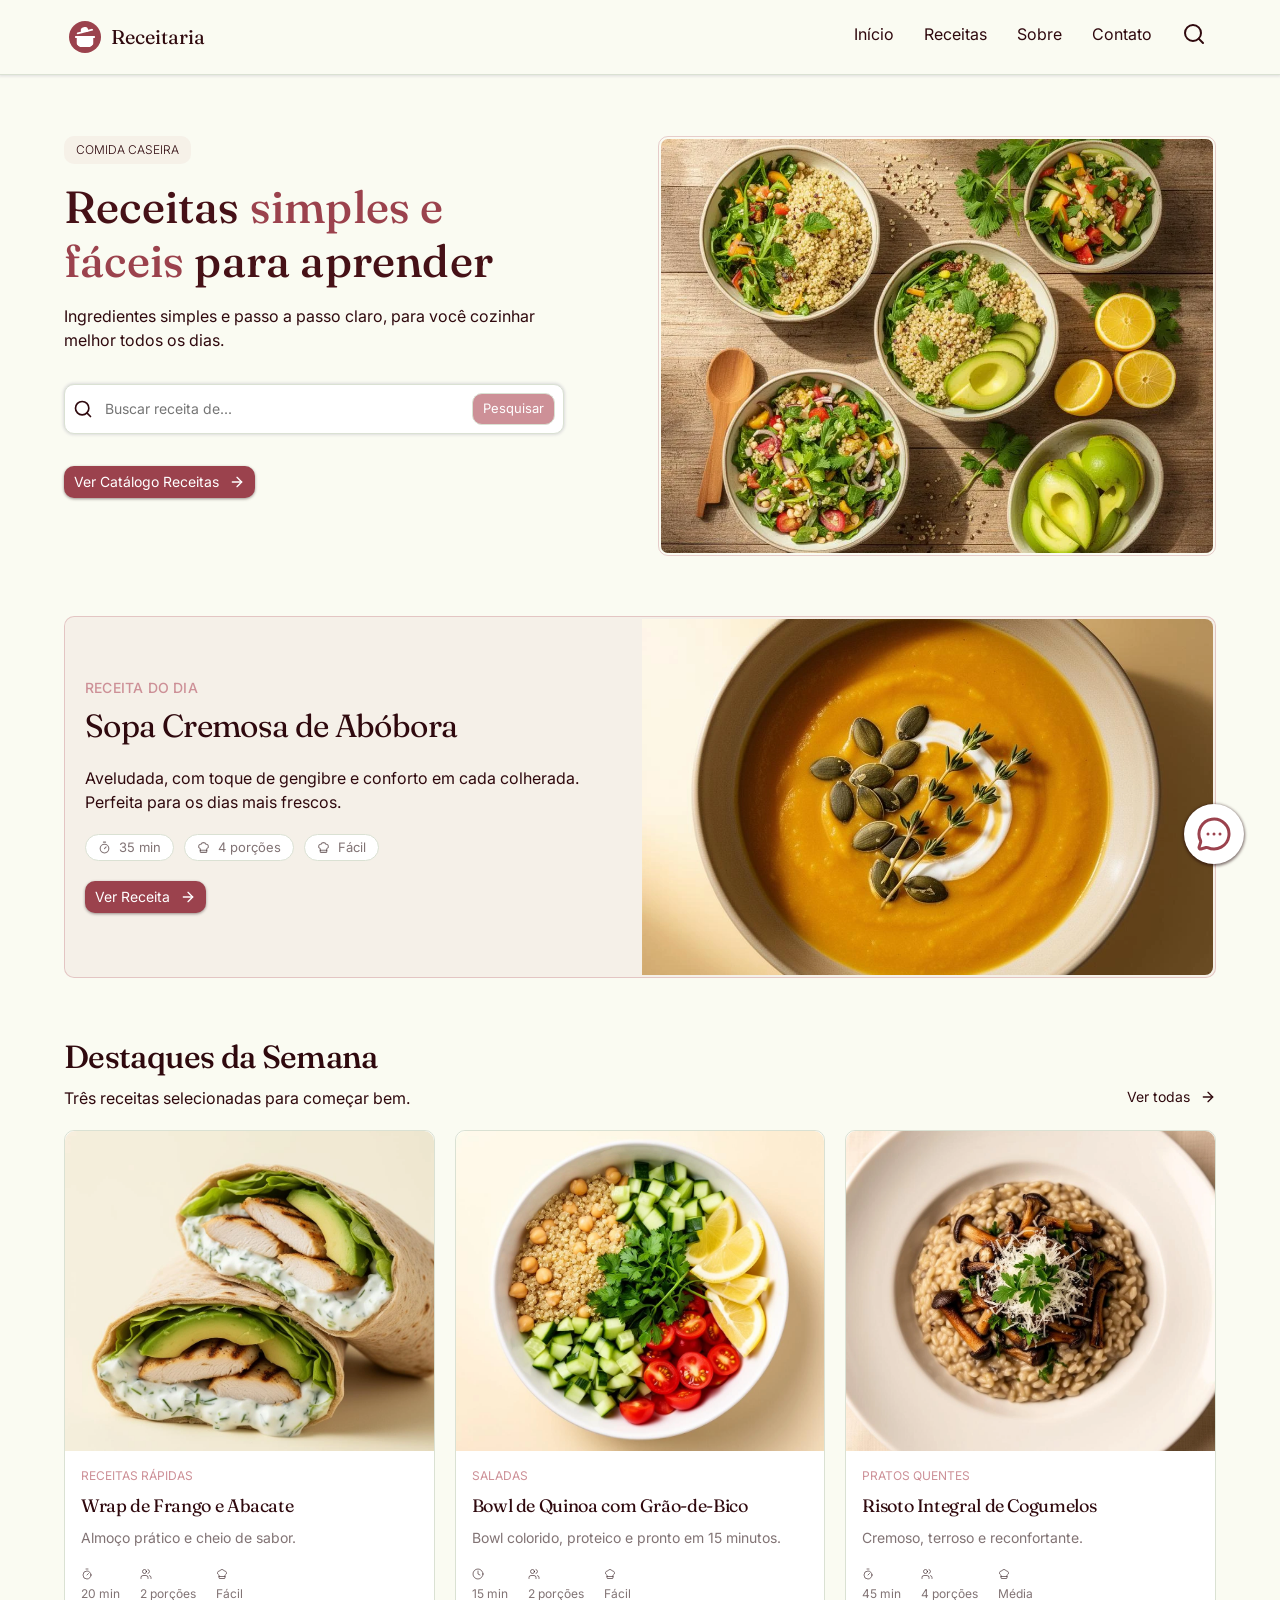
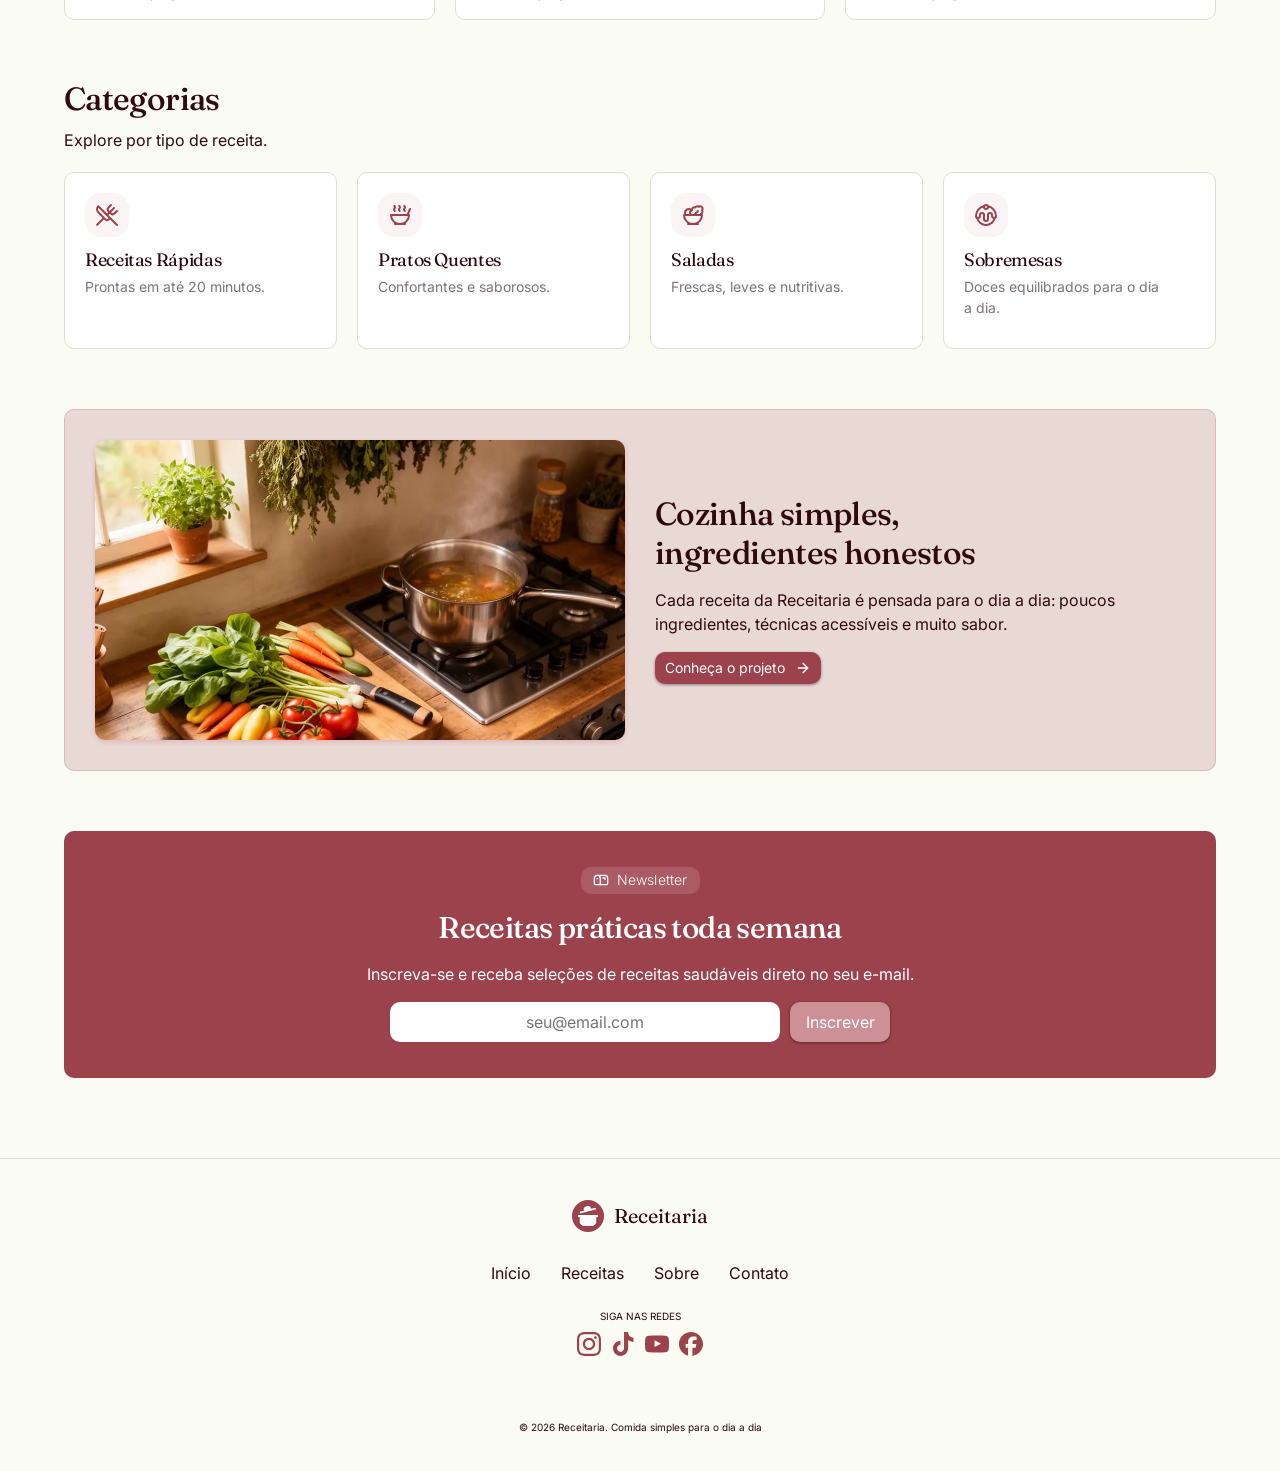
<file: index.html>
<!doctype html>
<html lang="pt-BR">
  <head>
    <meta charset="UTF-8" />
    <meta name="viewport" content="width=device-width, initial-scale=1.0" />
    <!-- Meta Tags -->
    <title>Receitaria - Comida simples para o dia a dia</title>
    <meta
      name="description"
      content="Receitas simples e fáceis para aprender."
    />
    <link
      rel="shortcut icon"
      href="./assets/img/favicon.webp"
      type="image/webp"
    />
    <link rel="stylesheet" href="./assets/css/reset.css" />
    <link rel="preconnect" href="https://fonts.googleapis.com" />
    <link rel="preconnect" href="https://fonts.gstatic.com" crossorigin />
    <link
      href="https://fonts.googleapis.com/css2?family=Fraunces:ital,opsz,wght@0,9..144,100..900;1,9..144,100..900&family=Inter:ital,opsz,wght@0,14..32,100..900;1,14..32,100..900&display=swap"
      rel="stylesheet"
    />
    <link rel="stylesheet" href="./assets/css/style.css" />
  </head>
  <body id="pagina-principal">
    <header class="header">
      <div class="container-pai">
        <div class="logo">
          <a href="./">
            <svg
              xmlns="http://www.w3.org/2000/svg"
              width="24"
              height="24"
              viewBox="0 0 24 24"
              fill="none"
              stroke="currentColor"
              stroke-width="2"
              stroke-linecap="round"
              stroke-linejoin="round"
              class="lucide lucide-cooking-pot-icon lucide-cooking-pot"
            >
              <path d="M2 12h20" />
              <path d="M20 12v8a2 2 0 0 1-2 2H6a2 2 0 0 1-2-2v-8" />
              <path d="m4 8 16-4" />
              <path
                d="m8.86 6.78-.45-1.81a2 2 0 0 1 1.45-2.43l1.94-.48a2 2 0 0 1 2.43 1.46l.45 1.8"
              />
            </svg>
            <span>Receitaria</span>
          </a>
        </div>

        <nav class="menu">
          <div class="menu-mobile">
            <a href="./pagina/receitas.html" class="link link-mobile"
              >Receitas</a
            >
            <div class="icon-busca">
              <a href="#form-pesquisa" class="link">
                <svg
                  xmlns="http://www.w3.org/2000/svg"
                  width="24"
                  height="24"
                  viewBox="0 0 24 24"
                  fill="none"
                  stroke="currentColor"
                  stroke-width="2"
                  stroke-linecap="round"
                  stroke-linejoin="round"
                  class="lucide lucide-search-icon lucide-search"
                >
                  <path d="m21 21-4.34-4.34" />
                  <circle cx="11" cy="11" r="8" />
                </svg>
              </a>
            </div>
            <div class="icon-menu-mobile">
              <label for="menu-hamburguer">
                <svg
                  class="icone-hamburguer"
                  class="icone-hamburguer"
                  xmlns="http://www.w3.org/2000/svg"
                  width="24"
                  height="24"
                  viewBox="0 0 24 24"
                  fill="none"
                  stroke="#2f090e"
                  stroke-width="2"
                  stroke-linecap="round"
                  stroke-linejoin="round"
                  class="svg-menu-hamburger"
                >
                  <path d="M3 5h18" />
                  <path d="M3 12h18" />
                  <path d="M3 19h18" />
                </svg>
              </label>
              <input
                type="checkbox"
                name="icone-hamburguer"
                id="menu-hamburguer"
              />
              <ul class="lista-menu-mobile">
                <li class="menu-item">
                  <a href="./" class="link">Início</a>
                </li>
                <li class="menu-item">
                  <a href="./pagina/receitas.html" class="link">Receitas</a>
                </li>
                <li class="menu-item">
                  <a href="./pagina/sobre.html" class="link">Sobre</a>
                </li>
                <li class="menu-item">
                  <a href="./pagina/contato.html" class="link">Contato</a>
                </li>
              </ul>
            </div>
          </div>
          <ul class="lista-menu">
            <li class="menu-item pagina-atual">
              <a href="./" class="link">Início</a>
            </li>
            <li class="menu-item">
              <a href="./pagina/receitas.html" class="link">Receitas</a>
            </li>
            <li class="menu-item">
              <a href="./pagina/sobre.html" class="link">Sobre</a>
            </li>
            <li class="menu-item">
              <a href="./pagina/contato.html" class="link">Contato</a>
            </li>
            <li class="menu-item">
              <a href="#hero" class="link">
                <svg
                  xmlns="http://www.w3.org/2000/svg"
                  width="24"
                  height="24"
                  viewBox="0 0 24 24"
                  fill="none"
                  stroke="currentColor"
                  stroke-width="2"
                  stroke-linecap="round"
                  stroke-linejoin="round"
                  class="lucide lucide-search-icon lucide-search"
                >
                  <path d="m21 21-4.34-4.34" />
                  <circle cx="11" cy="11" r="8" />
                </svg>
              </a>
            </li>
          </ul>
        </nav>
      </div>
    </header>
    <main class="conteudo">
      <div class="container-pai">
        <!-- Hero -->
        <section id="hero" class="hero">
          <div class="hero-item texto">
            <span class="selo">Comida Caseira</span>
            <h1 class="titulo-h1">
              Receitas <span class="destaque">simples e fáceis</span> para
              aprender
            </h1>
            <p>
              Ingredientes simples e passo a passo claro, para você cozinhar
              melhor todos os dias.
            </p>
            <form
              class="form-pesquisa"
              id="form-pesquisa"
              action="pesquisa-realizada.html"
              method="get"
            >
              <label class="oculto" for="termos-busca">Pesquisa</label>
              <div class="pesquisa-receita">
                <svg
                  xmlns="http://www.w3.org/2000/svg"
                  width="24"
                  height="24"
                  viewBox="0 0 24 24"
                  fill="none"
                  stroke="currentColor"
                  stroke-width="2"
                  stroke-linecap="round"
                  stroke-linejoin="round"
                  class="icone-pesquisa"
                >
                  <path d="m21 21-4.34-4.34" />
                  <circle cx="11" cy="11" r="8" />
                </svg>
                <input
                  type="search"
                  name="pesquisa"
                  id="termos-busca"
                  placeholder="Buscar receita de..."
                  class="input-pesquisa"
                />
                <input class="btn-pesquisar" type="submit" value="Pesquisar" />
              </div>
            </form>
            <a class="cta-receita" href="./pagina/receitas.html">
              Ver Catálogo Receitas
              <svg
                xmlns="http://www.w3.org/2000/svg"
                width="24"
                height="24"
                viewBox="0 0 24 24"
                fill="none"
                stroke="currentColor"
                stroke-width="2"
                stroke-linecap="round"
                stroke-linejoin="round"
                class="svg-seta"
                aria-hidden="true"
              >
                <path d="M5 12h14"></path>
                <path d="m12 5 7 7-7 7"></path>
              </svg>
            </a>
          </div>
          <div class="hero-item imagem">
            <img
              class="img-hero"
              src="./assets/img/hero.webp"
              alt="tigelas de salada de quinoa e vegetais"
            />
          </div>
        </section>

        <!-- Receita do dia -->
        <section id="receita-dia">
          <a href="./pagina/receita.html">
            <article class="receita-dia">
              <div class="infos">
                <hgroup>
                  <h2>Receita do Dia</h2>
                  <h3 class="titulos-h3">Sopa Cremosa de Abóbora</h3>
                </hgroup>
                <p>
                  Aveludada, com toque de gengibre e conforto em cada colherada.
                  Perfeita para os dias mais frescos.
                </p>
                <div class="detalhes">
                  <div class="item">
                    <svg
                      xmlns="http://www.w3.org/2000/svg"
                      width="24"
                      height="24"
                      viewBox="0 0 24 24"
                      fill="none"
                      stroke="currentColor"
                      stroke-width="2"
                      stroke-linecap="round"
                      stroke-linejoin="round"
                      class="lucide lucide-timer size-3.5"
                      aria-hidden="true"
                    >
                      <line x1="10" x2="14" y1="2" y2="2"></line>
                      <line x1="12" x2="15" y1="14" y2="11"></line>
                      <circle cx="12" cy="14" r="8"></circle>
                    </svg>
                    <p>35 min</p>
                  </div>

                  <div class="item">
                    <svg
                      xmlns="http://www.w3.org/2000/svg"
                      width="24"
                      height="24"
                      viewBox="0 0 24 24"
                      fill="none"
                      stroke="currentColor"
                      stroke-width="2"
                      stroke-linecap="round"
                      stroke-linejoin="round"
                      class="lucide lucide-chef-hat size-3.5"
                      aria-hidden="true"
                    >
                      <path
                        d="M17 21a1 1 0 0 0 1-1v-5.35c0-.457.316-.844.727-1.041a4 4 0 0 0-2.134-7.589 5 5 0 0 0-9.186 0 4 4 0 0 0-2.134 7.588c.411.198.727.585.727 1.041V20a1 1 0 0 0 1 1Z"
                      ></path>
                      <path d="M6 17h12"></path>
                    </svg>
                    <p>4 porções</p>
                  </div>

                  <div class="item">
                    <svg
                      xmlns="http://www.w3.org/2000/svg"
                      width="24"
                      height="24"
                      viewBox="0 0 24 24"
                      fill="none"
                      stroke="currentColor"
                      stroke-width="2"
                      stroke-linecap="round"
                      stroke-linejoin="round"
                      class="svg-chef"
                      aria-hidden="true"
                    >
                      <path
                        d="M17 21a1 1 0 0 0 1-1v-5.35c0-.457.316-.844.727-1.041a4 4 0 0 0-2.134-7.589 5 5 0 0 0-9.186 0 4 4 0 0 0-2.134 7.588c.411.198.727.585.727 1.041V20a1 1 0 0 0 1 1Z"
                      ></path>
                      <path d="M6 17h12"></path>
                    </svg>
                    <p>Fácil</p>
                  </div>
                </div>
                <span class="cta-receita">
                  Ver Receita
                  <svg
                    xmlns="http://www.w3.org/2000/svg"
                    width="24"
                    height="24"
                    viewBox="0 0 24 24"
                    fill="none"
                    stroke="currentColor"
                    stroke-width="2"
                    stroke-linecap="round"
                    stroke-linejoin="round"
                    class="svg-seta"
                  >
                    <path d="M5 12h14" />
                    <path d="m12 5 7 7-7 7" />
                  </svg>
                </span>
              </div>
              <div class="img-receita">
                <img
                  src="./assets/img/sopa-abobora.webp"
                  alt="Tigela com sopa cremosa de abóbora alaranjada"
                />
              </div>
            </article>
          </a>
        </section>

        <!-- Destaques Semana -->
        <section id="destaques">
          <div class="destaques">
            <h2 class="titulo">Destaques da Semana</h2>
            <p>Três receitas selecionadas para começar bem.</p>
            <a class="cta-ver-receitas" href="./pagina/receitas.html">
              Ver todas
              <svg
                xmlns="http://www.w3.org/2000/svg"
                width="24"
                height="24"
                viewBox="0 0 24 24"
                fill="none"
                stroke="currentColor"
                stroke-width="2"
                stroke-linecap="round"
                stroke-linejoin="round"
                class="svg-seta"
                aria-hidden="true"
              >
                <path d="M5 12h14"></path>
                <path d="m12 5 7 7-7 7"></path>
              </svg>
            </a>
            <div class="grid-receitas">
              <a href="./pagina/receita.html">
                <article class="receita-item">
                  <img
                    src="./assets/img/wrap-frango.webp"
                    alt="wrap de frango e abacate"
                  />
                  <div class="infos">
                    <span class="categoria-receita">Receitas Rápidas</span>
                    <h3 class="titulos-h3">Wrap de Frango e Abacate</h3>
                    <p>Almoço prático e cheio de sabor.</p>
                    <div class="detalhes">
                      <div class="item">
                        <svg
                          xmlns="http://www.w3.org/2000/svg"
                          width="24"
                          height="24"
                          viewBox="0 0 24 24"
                          fill="none"
                          stroke="currentColor"
                          stroke-width="2"
                          stroke-linecap="round"
                          stroke-linejoin="round"
                          class="svg-tempo"
                          aria-hidden="true"
                        >
                          <line x1="10" x2="14" y1="2" y2="2"></line>
                          <line x1="12" x2="15" y1="14" y2="11"></line>
                          <circle cx="12" cy="14" r="8"></circle>
                        </svg>
                        <p>20 min</p>
                      </div>
                      <div class="item">
                        <svg
                          xmlns="http://www.w3.org/2000/svg"
                          width="24"
                          height="24"
                          viewBox="0 0 24 24"
                          fill="none"
                          stroke="currentColor"
                          stroke-width="2"
                          stroke-linecap="round"
                          stroke-linejoin="round"
                          class="svg-porcao"
                        >
                          <path d="M16 21v-2a4 4 0 0 0-4-4H6a4 4 0 0 0-4 4v2" />
                          <path d="M16 3.128a4 4 0 0 1 0 7.744" />
                          <path d="M22 21v-2a4 4 0 0 0-3-3.87" />
                          <circle cx="9" cy="7" r="4" />
                        </svg>
                        <p>2 porções</p>
                      </div>
                      <div class="item">
                        <svg
                          xmlns="http://www.w3.org/2000/svg"
                          width="24"
                          height="24"
                          viewBox="0 0 24 24"
                          fill="none"
                          stroke="currentColor"
                          stroke-width="2"
                          stroke-linecap="round"
                          stroke-linejoin="round"
                          class="svg-chef"
                          aria-hidden="true"
                        >
                          <path
                            d="M17 21a1 1 0 0 0 1-1v-5.35c0-.457.316-.844.727-1.041a4 4 0 0 0-2.134-7.589 5 5 0 0 0-9.186 0 4 4 0 0 0-2.134 7.588c.411.198.727.585.727 1.041V20a1 1 0 0 0 1 1Z"
                          ></path>
                          <path d="M6 17h12"></path>
                        </svg>
                        <p>Fácil</p>
                      </div>
                    </div>
                  </div>
                </article>
              </a>

              <a href="./pagina/receita.html">
                <article class="receita-item">
                  <img
                    src="./assets/img/bowl-quinoa.webp"
                    alt="bowl de quinoa com grao-de-bico"
                  />
                  <div class="infos">
                    <span class="categoria-receita">Saladas</span>
                    <h3 class="titulos-h3">Bowl de Quinoa com Grão-de-Bico</h3>
                    <p>Bowl colorido, proteico e pronto em 15 minutos.</p>
                    <div class="detalhes">
                      <div class="item">
                        <svg
                          xmlns="http://www.w3.org/2000/svg"
                          width="24"
                          height="24"
                          viewBox="0 0 24 24"
                          fill="none"
                          stroke="currentColor"
                          stroke-width="2"
                          stroke-linecap="round"
                          stroke-linejoin="round"
                          class="lucide lucide-clock size-3.5"
                          aria-hidden="true"
                        >
                          <circle cx="12" cy="12" r="10"></circle>
                          <path d="M12 6v6l4 2"></path>
                        </svg>
                        <p>15 min</p>
                      </div>
                      <div class="item">
                        <svg
                          xmlns="http://www.w3.org/2000/svg"
                          width="24"
                          height="24"
                          viewBox="0 0 24 24"
                          fill="none"
                          stroke="currentColor"
                          stroke-width="2"
                          stroke-linecap="round"
                          stroke-linejoin="round"
                          class="lucide lucide-users-icon lucide-users"
                        >
                          <path d="M16 21v-2a4 4 0 0 0-4-4H6a4 4 0 0 0-4 4v2" />
                          <path d="M16 3.128a4 4 0 0 1 0 7.744" />
                          <path d="M22 21v-2a4 4 0 0 0-3-3.87" />
                          <circle cx="9" cy="7" r="4" />
                        </svg>
                        <p>2 porções</p>
                      </div>
                      <div class="item">
                        <svg
                          xmlns="http://www.w3.org/2000/svg"
                          width="24"
                          height="24"
                          viewBox="0 0 24 24"
                          fill="none"
                          stroke="currentColor"
                          stroke-width="2"
                          stroke-linecap="round"
                          stroke-linejoin="round"
                          class="svg-chef"
                          aria-hidden="true"
                        >
                          <path
                            d="M17 21a1 1 0 0 0 1-1v-5.35c0-.457.316-.844.727-1.041a4 4 0 0 0-2.134-7.589 5 5 0 0 0-9.186 0 4 4 0 0 0-2.134 7.588c.411.198.727.585.727 1.041V20a1 1 0 0 0 1 1Z"
                          ></path>
                          <path d="M6 17h12"></path>
                        </svg>
                        <p>Fácil</p>
                      </div>
                    </div>
                  </div>
                </article>
              </a>

              <a href="./pagina/receita.html">
                <article class="receita-item">
                  <img
                    src="./assets/img/risoto-cogumelos.webp"
                    alt="risoto integral de cogumelos"
                  />
                  <div class="infos">
                    <span class="categoria-receita">Pratos Quentes</span>
                    <h3 class="titulos-h3">Risoto Integral de Cogumelos</h3>
                    <p>Cremoso, terroso e reconfortante.</p>
                    <div class="detalhes">
                      <div class="item">
                        <svg
                          xmlns="http://www.w3.org/2000/svg"
                          width="24"
                          height="24"
                          viewBox="0 0 24 24"
                          fill="none"
                          stroke="currentColor"
                          stroke-width="2"
                          stroke-linecap="round"
                          stroke-linejoin="round"
                          class="lucide lucide-timer size-3.5"
                          aria-hidden="true"
                        >
                          <line x1="10" x2="14" y1="2" y2="2"></line>
                          <line x1="12" x2="15" y1="14" y2="11"></line>
                          <circle cx="12" cy="14" r="8"></circle>
                        </svg>
                        <p>45 min</p>
                      </div>
                      <div class="item">
                        <svg
                          xmlns="http://www.w3.org/2000/svg"
                          width="24"
                          height="24"
                          viewBox="0 0 24 24"
                          fill="none"
                          stroke="currentColor"
                          stroke-width="2"
                          stroke-linecap="round"
                          stroke-linejoin="round"
                          class="lucide lucide-users-icon lucide-users"
                        >
                          <path d="M16 21v-2a4 4 0 0 0-4-4H6a4 4 0 0 0-4 4v2" />
                          <path d="M16 3.128a4 4 0 0 1 0 7.744" />
                          <path d="M22 21v-2a4 4 0 0 0-3-3.87" />
                          <circle cx="9" cy="7" r="4" />
                        </svg>
                        <p>4 porções</p>
                      </div>
                      <div class="item">
                        <svg
                          xmlns="http://www.w3.org/2000/svg"
                          width="24"
                          height="24"
                          viewBox="0 0 24 24"
                          fill="none"
                          stroke="currentColor"
                          stroke-width="2"
                          stroke-linecap="round"
                          stroke-linejoin="round"
                          class="svg-chef"
                          aria-hidden="true"
                        >
                          <path
                            d="M17 21a1 1 0 0 0 1-1v-5.35c0-.457.316-.844.727-1.041a4 4 0 0 0-2.134-7.589 5 5 0 0 0-9.186 0 4 4 0 0 0-2.134 7.588c.411.198.727.585.727 1.041V20a1 1 0 0 0 1 1Z"
                          ></path>
                          <path d="M6 17h12"></path>
                        </svg>
                        <p>Média</p>
                      </div>
                    </div>
                  </div>
                </article>
              </a>
            </div>
          </div>
        </section>

        <!-- Receitas por Categoria -->
        <section id="categorias" class="categorias">
          <h2 class="titulo">Categorias</h2>
          <p>Explore por tipo de receita.</p>
          <div class="grid-categorias">
            <a href="./pagina/receitas.html">
              <div class="categoria-item">
                <div class="icone-categoria">
                  <svg
                    xmlns="http://www.w3.org/2000/svg"
                    width="24"
                    height="24"
                    viewBox="0 0 24 24"
                    fill="none"
                    stroke="currentColor"
                    stroke-width="2"
                    stroke-linecap="round"
                    stroke-linejoin="round"
                    aria-hidden="true"
                  >
                    <path
                      d="m16 2-2.3 2.3a3 3 0 0 0 0 4.2l1.8 1.8a3 3 0 0 0 4.2 0L22 8"
                    ></path>
                    <path
                      d="M15 15 3.3 3.3a4.2 4.2 0 0 0 0 6l7.3 7.3c.7.7 2 .7 2.8 0L15 15Zm0 0 7 7"
                    ></path>
                    <path d="m2.1 21.8 6.4-6.3"></path>
                    <path d="m19 5-7 7"></path>
                  </svg>
                </div>
                <h3 class="titulos-h3">Receitas Rápidas</h3>
                <p>Prontas em até 20 minutos.</p>
              </div>
            </a>

            <a href="./pagina/receitas.html">
              <div class="categoria-item">
                <div class="icone-categoria">
                  <svg
                    xmlns="http://www.w3.org/2000/svg"
                    width="24"
                    height="24"
                    viewBox="0 0 24 24"
                    fill="none"
                    stroke="currentColor"
                    stroke-width="2"
                    stroke-linecap="round"
                    stroke-linejoin="round"
                    aria-hidden="true"
                  >
                    <path d="M12 21a9 9 0 0 0 9-9H3a9 9 0 0 0 9 9Z"></path>
                    <path d="M7 21h10"></path>
                    <path d="M19.5 12 22 6"></path>
                    <path
                      d="M16.25 3c.27.1.8.53.75 1.36-.06.83-.93 1.2-1 2.02-.05.78.34 1.24.73 1.62"
                    ></path>
                    <path
                      d="M11.25 3c.27.1.8.53.74 1.36-.05.83-.93 1.2-.98 2.02-.06.78.33 1.24.72 1.62"
                    ></path>
                    <path
                      d="M6.25 3c.27.1.8.53.75 1.36-.06.83-.93 1.2-1 2.02-.05.78.34 1.24.74 1.62"
                    ></path>
                  </svg>
                </div>
                <h3 class="titulos-h3">Pratos Quentes</h3>
                <p>Confortantes e saborosos.</p>
              </div>
            </a>

            <a href="./pagina/receitas.html">
              <div class="categoria-item">
                <div class="icone-categoria">
                  <svg
                    xmlns="http://www.w3.org/2000/svg"
                    width="24"
                    height="24"
                    viewBox="0 0 24 24"
                    fill="none"
                    stroke="currentColor"
                    stroke-width="2"
                    stroke-linecap="round"
                    stroke-linejoin="round"
                    aria-hidden="true"
                  >
                    <path d="M7 21h10"></path>
                    <path d="M12 21a9 9 0 0 0 9-9H3a9 9 0 0 0 9 9Z"></path>
                    <path
                      d="M11.38 12a2.4 2.4 0 0 1-.4-4.77 2.4 2.4 0 0 1 3.2-2.77 2.4 2.4 0 0 1 3.47-.63 2.4 2.4 0 0 1 3.37 3.37 2.4 2.4 0 0 1-1.1 3.7 2.51 2.51 0 0 1 .03 1.1"
                    ></path>
                    <path d="m13 12 4-4"></path>
                    <path
                      d="M10.9 7.25A3.99 3.99 0 0 0 4 10c0 .73.2 1.41.54 2"
                    ></path>
                  </svg>
                </div>
                <h3 class="titulos-h3">Saladas</h3>
                <p>Frescas, leves e nutritivas.</p>
              </div>
            </a>

            <a href="./pagina/receitas.html">
              <div class="categoria-item">
                <div class="icone-categoria">
                  <svg
                    xmlns="http://www.w3.org/2000/svg"
                    width="24"
                    height="24"
                    viewBox="0 0 24 24"
                    fill="none"
                    stroke="currentColor"
                    stroke-width="2"
                    stroke-linecap="round"
                    stroke-linejoin="round"
                    class="lucide lucide-dessert-icon lucide-dessert"
                  >
                    <path
                      d="M10.162 3.167A10 10 0 0 0 2 13a2 2 0 0 0 4 0v-1a2 2 0 0 1 4 0v4a2 2 0 0 0 4 0v-4a2 2 0 0 1 4 0v1a2 2 0 0 0 4-.006 10 10 0 0 0-8.161-9.826"
                    />
                    <path d="M20.804 14.869a9 9 0 0 1-17.608 0" />
                    <circle cx="12" cy="4" r="2" />
                  </svg>
                </div>
                <h3 class="titulos-h3">Sobremesas</h3>
                <p>Doces equilibrados para o dia a dia.</p>
              </div>
            </a>
          </div>
        </section>

        <!-- Sobre -->
        <section id="sobre">
          <div class="banner-sobre">
            <div class="img-banner">
              <img
                src="./assets/img/bastidores.webp"
                alt="bastidores da cozinha"
              />
            </div>
            <div class="conteudo-banner">
              <h2 class="titulo">Cozinha simples, ingredientes honestos</h2>
              <p>
                Cada receita da Receitaria é pensada para o dia a dia: poucos
                ingredientes, técnicas acessíveis e muito sabor.
              </p>
              <a class="cta-receita" href="./pagina/sobre.html">
                Conheça o projeto
                <svg
                  xmlns="http://www.w3.org/2000/svg"
                  width="24"
                  height="24"
                  viewBox="0 0 24 24"
                  fill="none"
                  stroke="currentColor"
                  stroke-width="2"
                  stroke-linecap="round"
                  stroke-linejoin="round"
                  class="svg-seta"
                  aria-hidden="true"
                >
                  <path d="M5 12h14"></path>
                  <path d="m12 5 7 7-7 7"></path>
                </svg>
              </a>
            </div>
          </div>
        </section>

        <!-- Newsletter -->
        <section class="newsletter">
          <div class="emblema">
            <svg
              xmlns="http://www.w3.org/2000/svg"
              width="16"
              height="16"
              viewBox="0 0 24 24"
              fill="none"
              stroke="#fff"
              stroke-width="2"
              stroke-linecap="round"
              stroke-linejoin="round"
              class="svg-mailbox"
            >
              <path
                d="M22 17a2 2 0 0 1-2 2H4a2 2 0 0 1-2-2V9.5C2 7 4 5 6.5 5H18c2.2 0 4 1.8 4 4v8Z"
              />
              <polyline points="15,9 18,9 18,11" />
              <path d="M6.5 5C9 5 11 7 11 9.5V17a2 2 0 0 1-2 2" />
              <line x1="6" x2="7" y1="10" y2="10" />
            </svg>
            <h2>Newsletter</h2>
          </div>
          <h3>Receitas práticas toda semana</h3>
          <p>
            Inscreva-se e receba seleções de receitas saudáveis direto no seu
            e-mail.
          </p>
          <form
            class="form-newsletter"
            action="./pagina/inscricao-realizada.html"
            method="post"
          >
            <label class="oculto" for="email">Email</label>
            <input
              type="text"
              name="email"
              id="email"
              placeholder="seu@email.com"
            />
            <input type="submit" value="Inscrever" />
          </form>
        </section>
      </div>
    </main>
    <footer class="footer">
      <div class="container-pai">
        <div class="container-item logo">
          <a href="./">
            <svg
              xmlns="http://www.w3.org/2000/svg"
              width="24"
              height="24"
              viewBox="0 0 24 24"
              fill="none"
              stroke="currentColor"
              stroke-width="2"
              stroke-linecap="round"
              stroke-linejoin="round"
              class="lucide lucide-cooking-pot-icon lucide-cooking-pot"
            >
              <path d="M2 12h20" />
              <path d="M20 12v8a2 2 0 0 1-2 2H6a2 2 0 0 1-2-2v-8" />
              <path d="m4 8 16-4" />
              <path
                d="m8.86 6.78-.45-1.81a2 2 0 0 1 1.45-2.43l1.94-.48a2 2 0 0 1 2.43 1.46l.45 1.8"
              />
            </svg>
            <span>Receitaria</span>
          </a>
          <!-- <p>
            Lorem Ipsum is simply dummy text of the printing and typesetting
            industry. Lorem Ipsum has been the industry's standard dummy text
            ever since 1966.
          </p> -->
        </div>
        <div class="container-item menu">
          <nav>
            <ul class="lista">
              <li class="menu-item pagina-atual">
                <a href="./" class="link">Início</a>
              </li>
              <li class="menu-item">
                <a href="./pagina/receitas.html" class="link">Receitas</a>
              </li>
              <li class="menu-item">
                <a href="./pagina/sobre.html" class="link">Sobre</a>
              </li>
              <li class="menu-item">
                <a href="./pagina/contato.html" class="link">Contato</a>
              </li>
            </ul>
          </nav>
        </div>
        <div class="container-item social">
          <p>Siga nas Redes</p>
          <ul class="link-social">
            <li class="icone">
              <a href="https://instagram.com">
                <svg
                  xmlns="http://www.w3.org/2000/svg"
                  width="48"
                  height="48"
                  viewBox="0 0 48 48"
                  fill="none"
                >
                  <g clip-path="url(#clip0_17_63)">
                    <path
                      d="M24 4.32187C30.4125 4.32187 31.1719 4.35 33.6938 4.4625C36.0375 4.56562 37.3031 4.95938 38.1469 5.2875C39.2625 5.71875 40.0688 6.24375 40.9031 7.07812C41.7469 7.92188 42.2625 8.71875 42.6938 9.83438C43.0219 10.6781 43.4156 11.9531 43.5188 14.2875C43.6313 16.8187 43.6594 17.5781 43.6594 23.9813C43.6594 30.3938 43.6313 31.1531 43.5188 33.675C43.4156 36.0188 43.0219 37.2844 42.6938 38.1281C42.2625 39.2438 41.7375 40.05 40.9031 40.8844C40.0594 41.7281 39.2625 42.2438 38.1469 42.675C37.3031 43.0031 36.0281 43.3969 33.6938 43.5C31.1625 43.6125 30.4031 43.6406 24 43.6406C17.5875 43.6406 16.8281 43.6125 14.3063 43.5C11.9625 43.3969 10.6969 43.0031 9.85313 42.675C8.7375 42.2438 7.93125 41.7188 7.09688 40.8844C6.25313 40.0406 5.7375 39.2438 5.30625 38.1281C4.97813 37.2844 4.58438 36.0094 4.48125 33.675C4.36875 31.1438 4.34063 30.3844 4.34063 23.9813C4.34063 17.5688 4.36875 16.8094 4.48125 14.2875C4.58438 11.9437 4.97813 10.6781 5.30625 9.83438C5.7375 8.71875 6.2625 7.9125 7.09688 7.07812C7.94063 6.23438 8.7375 5.71875 9.85313 5.2875C10.6969 4.95938 11.9719 4.56562 14.3063 4.4625C16.8281 4.35 17.5875 4.32187 24 4.32187ZM24 0C17.4844 0 16.6688 0.028125 14.1094 0.140625C11.5594 0.253125 9.80625 0.665625 8.2875 1.25625C6.70312 1.875 5.3625 2.69062 4.03125 4.03125C2.69063 5.3625 1.875 6.70313 1.25625 8.27813C0.665625 9.80625 0.253125 11.55 0.140625 14.1C0.028125 16.6687 0 17.4844 0 24C0 30.5156 0.028125 31.3312 0.140625 33.8906C0.253125 36.4406 0.665625 38.1938 1.25625 39.7125C1.875 41.2969 2.69063 42.6375 4.03125 43.9688C5.3625 45.3 6.70313 46.125 8.27813 46.7344C9.80625 47.325 11.55 47.7375 14.1 47.85C16.6594 47.9625 17.475 47.9906 23.9906 47.9906C30.5063 47.9906 31.3219 47.9625 33.8813 47.85C36.4313 47.7375 38.1844 47.325 39.7031 46.7344C41.2781 46.125 42.6188 45.3 43.95 43.9688C45.2812 42.6375 46.1063 41.2969 46.7156 39.7219C47.3063 38.1938 47.7188 36.45 47.8313 33.9C47.9438 31.3406 47.9719 30.525 47.9719 24.0094C47.9719 17.4938 47.9438 16.6781 47.8313 14.1188C47.7188 11.5688 47.3063 9.81563 46.7156 8.29688C46.125 6.70312 45.3094 5.3625 43.9688 4.03125C42.6375 2.7 41.2969 1.875 39.7219 1.26562C38.1938 0.675 36.45 0.2625 33.9 0.15C31.3313 0.028125 30.5156 0 24 0Z"
                      fill="#9b424d"
                    />
                    <path
                      d="M24 11.6719C17.1938 11.6719 11.6719 17.1938 11.6719 24C11.6719 30.8062 17.1938 36.3281 24 36.3281C30.8062 36.3281 36.3281 30.8062 36.3281 24C36.3281 17.1938 30.8062 11.6719 24 11.6719ZM24 31.9969C19.5844 31.9969 16.0031 28.4156 16.0031 24C16.0031 19.5844 19.5844 16.0031 24 16.0031C28.4156 16.0031 31.9969 19.5844 31.9969 24C31.9969 28.4156 28.4156 31.9969 24 31.9969Z"
                      fill="#9b424d"
                    />
                    <path
                      d="M39.6937 11.1843C39.6937 12.778 38.4 14.0624 36.8156 14.0624C35.2219 14.0624 33.9375 12.7687 33.9375 11.1843C33.9375 9.59053 35.2313 8.30615 36.8156 8.30615C38.4 8.30615 39.6937 9.5999 39.6937 11.1843Z"
                      fill="#9b424d"
                    />
                  </g>
                  <defs>
                    <clipPath id="clip0_17_63">
                      <rect width="48" height="48" fill="#9b424d" />
                    </clipPath>
                  </defs>
                </svg>
              </a>
            </li>
            <li class="icone">
              <a href="https://tiktok.com">
                <svg
                  xmlns="http://www.w3.org/2000/svg"
                  width="48"
                  height="48"
                  viewBox="0 0 48 48"
                  fill="none"
                >
                  <path
                    d="M34.1451 0H26.0556V32.6956C26.0556 36.5913 22.9444 39.7913 19.0725 39.7913C15.2007 39.7913 12.0894 36.5913 12.0894 32.6956C12.0894 28.8696 15.1315 25.7391 18.8651 25.6V17.3913C10.6374 17.5304 4 24.2783 4 32.6956C4 41.1827 10.7757 48 19.1417 48C27.5075 48 34.2833 41.1131 34.2833 32.6956V15.9304C37.3255 18.1565 41.059 19.4783 45 19.5479V11.3391C38.9157 11.1304 34.1451 6.12173 34.1451 0Z"
                    fill="#9b424d"
                  />
                </svg>
              </a>
            </li>
            <li class="icone">
              <a href="https://youtube.com">
                <svg
                  xmlns="http://www.w3.org/2000/svg"
                  width="48"
                  height="48"
                  viewBox="0 0 48 48"
                  fill="none"
                >
                  <path
                    d="M47.5219 14.4001C47.5219 14.4001 47.0531 11.0907 45.6094 9.6376C43.7812 7.7251 41.7375 7.71572 40.8 7.60322C34.0875 7.11572 24.0094 7.11572 24.0094 7.11572H23.9906C23.9906 7.11572 13.9125 7.11572 7.2 7.60322C6.2625 7.71572 4.21875 7.7251 2.39062 9.6376C0.946875 11.0907 0.4875 14.4001 0.4875 14.4001C0.4875 14.4001 0 18.2907 0 22.172V25.8095C0 29.6907 0.478125 33.5813 0.478125 33.5813C0.478125 33.5813 0.946875 36.8907 2.38125 38.3438C4.20937 40.2563 6.60938 40.1907 7.67813 40.397C11.5219 40.7626 24 40.8751 24 40.8751C24 40.8751 34.0875 40.8563 40.8 40.3782C41.7375 40.2657 43.7812 40.2563 45.6094 38.3438C47.0531 36.8907 47.5219 33.5813 47.5219 33.5813C47.5219 33.5813 48 29.7001 48 25.8095V22.172C48 18.2907 47.5219 14.4001 47.5219 14.4001ZM19.0406 30.2251V16.7345L32.0062 23.5032L19.0406 30.2251Z"
                    fill="#9b424d"
                  />
                </svg>
              </a>
            </li>
            <li class="icone">
              <a href="https://facebook.com">
                <svg
                  xmlns="http://www.w3.org/2000/svg"
                  width="48"
                  height="48"
                  viewBox="0 0 48 48"
                  fill="none"
                >
                  <g clip-path="url(#clip0_17_61)">
                    <path
                      d="M24 0C10.7453 0 0 10.7453 0 24C0 35.255 7.74912 44.6995 18.2026 47.2934V31.3344H13.2538V24H18.2026V20.8397C18.2026 12.671 21.8995 8.8848 29.9194 8.8848C31.44 8.8848 34.0637 9.18336 35.137 9.48096V16.129C34.5706 16.0694 33.5866 16.0397 32.3645 16.0397C28.4294 16.0397 26.9088 17.5306 26.9088 21.4061V24H34.7482L33.4013 31.3344H26.9088V47.8243C38.7926 46.3891 48.001 36.2707 48.001 24C48 10.7453 37.2547 0 24 0Z"
                      fill="#9b424d"
                    />
                  </g>
                  <defs>
                    <clipPath id="clip0_17_61">
                      <rect width="48" height="48" fill="white" />
                    </clipPath>
                  </defs>
                </svg>
              </a>
            </li>
          </ul>
        </div>
      </div>
      <small class="text-footer"
        >© 2026 Receitaria. Comida simples para o dia a dia</small
      >
    </footer>
    <div class="contato-flutuante">
      <a
        href="https://wa.me/5511099999999?text=Olá%2C+quero+tirar+uma+dúvida%21"
        target="_blank"
        title="Fale Conosoco"
      >
        <svg
          xmlns="http://www.w3.org/2000/svg"
          viewBox="0 0 24 24"
          fill="none"
          stroke="#9b424d"
          stroke-width="2"
          stroke-linecap="round"
          stroke-linejoin="round"
          class="svg-mensagem"
        >
          <path
            d="M2.992 16.342a2 2 0 0 1 .094 1.167l-1.065 3.29a1 1 0 0 0 1.236 1.168l3.413-.998a2 2 0 0 1 1.099.092 10 10 0 1 0-4.777-4.719"
          />
          <path d="M8 12h.01" />
          <path d="M12 12h.01" />
          <path d="M16 12h.01" />
        </svg>
      </a>
    </div>
  </body>
</html>
</file>
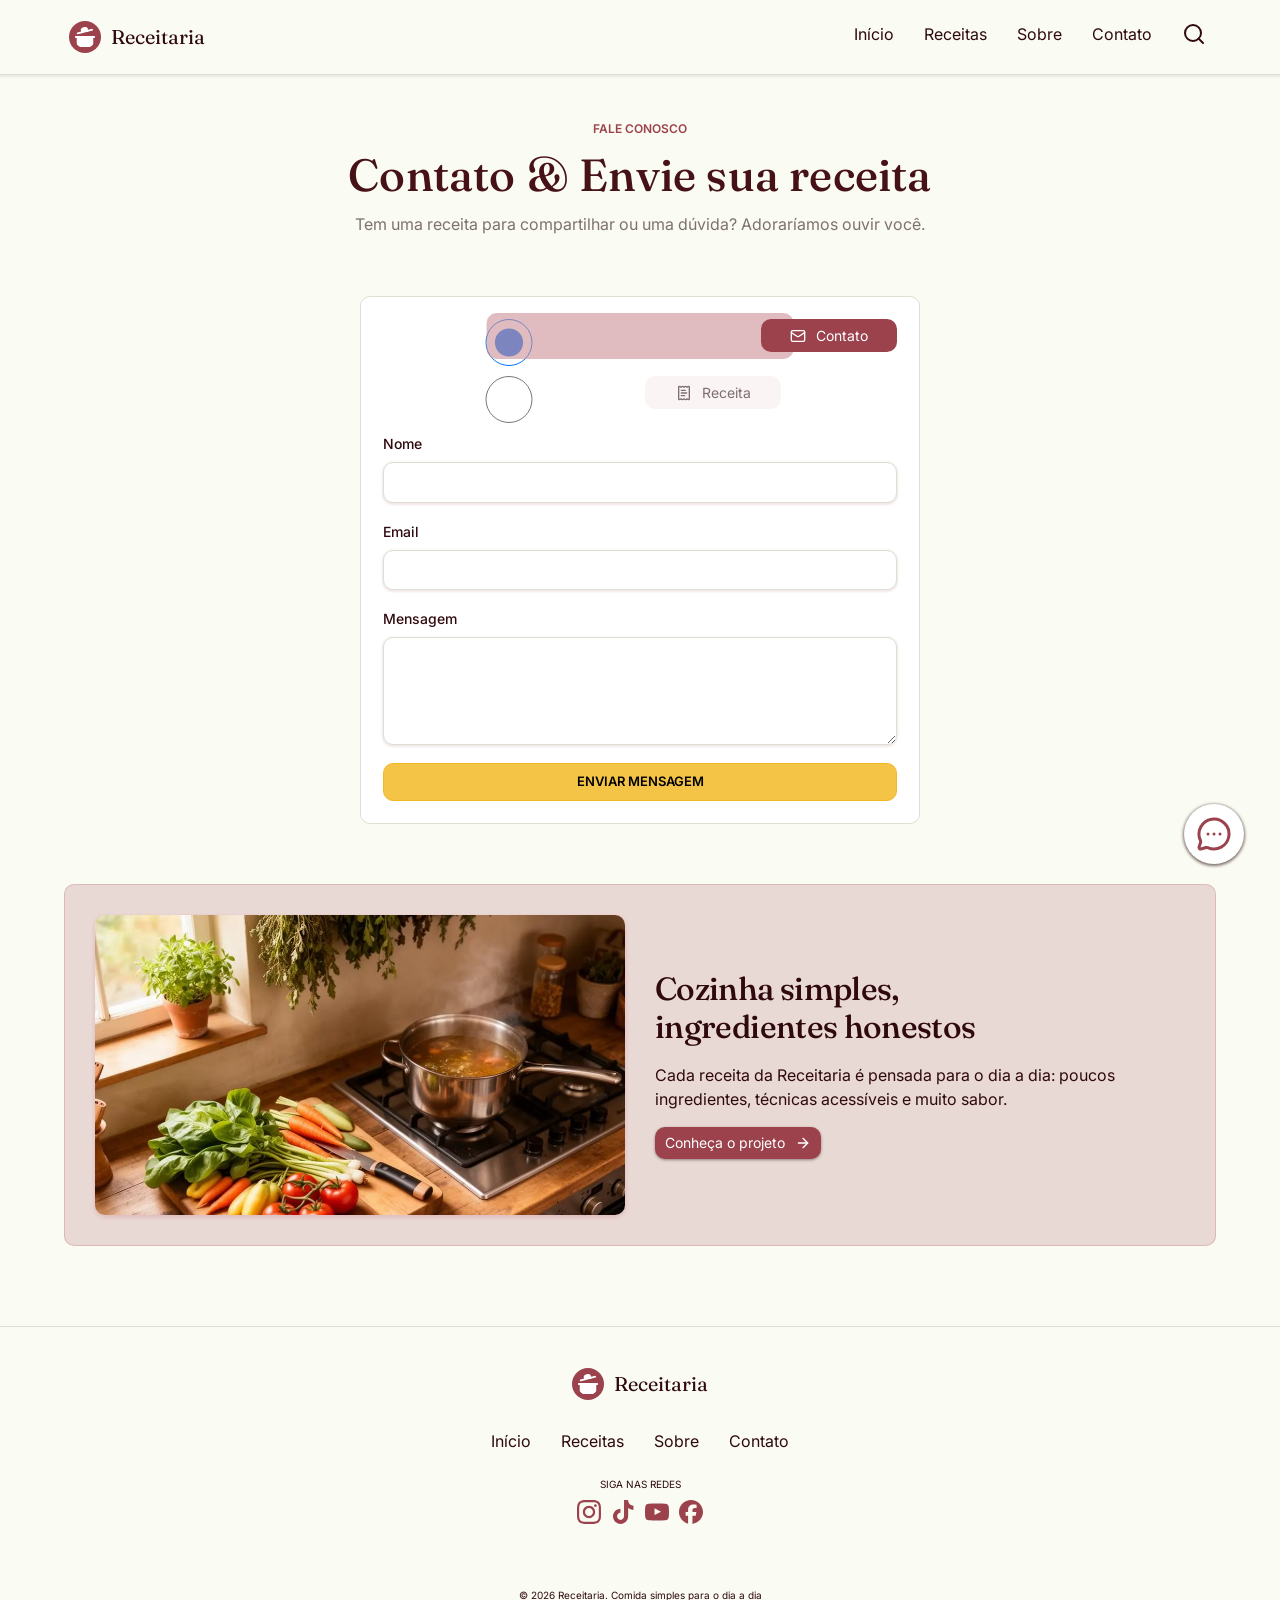
<file: pages/contato.html>
<!doctype html>
<html lang="pt-BR">
  <head>
    <meta charset="UTF-8" />
    <meta name="viewport" content="width=device-width, initial-scale=1.0" />
    <!-- Meta Tags -->
    <title>Receitaria - Fale Conosco e Envie sua receita</title>
    <meta name="description" content="Fale Conosco e Envie sua receita." />
    <link
      rel="shortcut icon"
      href="../assets/img/favicon.webp"
      type="image/webp"
    />
    <link rel="stylesheet" href="../assets/css/reset.css" />
    <link rel="preconnect" href="https://fonts.googleapis.com" />
    <link rel="preconnect" href="https://fonts.gstatic.com" crossorigin />
    <link
      href="https://fonts.googleapis.com/css2?family=Fraunces:ital,opsz,wght@0,9..144,100..900;1,9..144,100..900&family=Inter:ital,opsz,wght@0,14..32,100..900;1,14..32,100..900&display=swap"
      rel="stylesheet"
    />
    <link rel="stylesheet" href="../assets/css/style.css" />
  </head>
  <body id="pagina-contato">
    <header class="header">
      <div class="container-pai">
        <div class="logo">
          <a href="../">
            <svg
              xmlns="http://www.w3.org/2000/svg"
              width="24"
              height="24"
              viewBox="0 0 24 24"
              fill="none"
              stroke="currentColor"
              stroke-width="2"
              stroke-linecap="round"
              stroke-linejoin="round"
              class="lucide lucide-cooking-pot-icon lucide-cooking-pot"
            >
              <path d="M2 12h20" />
              <path d="M20 12v8a2 2 0 0 1-2 2H6a2 2 0 0 1-2-2v-8" />
              <path d="m4 8 16-4" />
              <path
                d="m8.86 6.78-.45-1.81a2 2 0 0 1 1.45-2.43l1.94-.48a2 2 0 0 1 2.43 1.46l.45 1.8"
              />
            </svg>
            <span>Receitaria</span>
          </a>
        </div>

        <nav class="menu">
          <div class="menu-mobile">
            <a href="./receitas.html" class="link link-mobile">Receitas</a>
            <div class="icon-busca">
              <a href="#form-pesquisa" class="link">
                <svg
                  xmlns="http://www.w3.org/2000/svg"
                  width="24"
                  height="24"
                  viewBox="0 0 24 24"
                  fill="none"
                  stroke="currentColor"
                  stroke-width="2"
                  stroke-linecap="round"
                  stroke-linejoin="round"
                  class="lucide lucide-search-icon lucide-search"
                >
                  <path d="m21 21-4.34-4.34" />
                  <circle cx="11" cy="11" r="8" />
                </svg>
              </a>
            </div>
            <div class="icon-menu-mobile">
              <label for="menu-hamburguer">
                <svg
                  class="icone-hamburguer"
                  class="icone-hamburguer"
                  xmlns="http://www.w3.org/2000/svg"
                  width="24"
                  height="24"
                  viewBox="0 0 24 24"
                  fill="none"
                  stroke="#2f090e"
                  stroke-width="2"
                  stroke-linecap="round"
                  stroke-linejoin="round"
                  class="svg-menu-hamburger"
                >
                  <path d="M3 5h18" />
                  <path d="M3 12h18" />
                  <path d="M3 19h18" />
                </svg>
              </label>
              <input
                type="checkbox"
                name="icone-hamburguer"
                id="menu-hamburguer"
              />
              <ul class="lista-menu-mobile">
                <li class="menu-item">
                  <a href="../" class="link">Início</a>
                </li>
                <li class="menu-item">
                  <a href="./receitas.html" class="link">Receitas</a>
                </li>
                <li class="menu-item">
                  <a href="./sobre.html" class="link">Sobre</a>
                </li>
                <li class="menu-item">
                  <a href="./contato.html" class="link">Contato</a>
                </li>
              </ul>
            </div>
          </div>
          <ul class="lista-menu">
            <li class="menu-item pagina-atual">
              <a href="../" class="link">Início</a>
            </li>
            <li class="menu-item">
              <a href="./receitas.html" class="link">Receitas</a>
            </li>
            <li class="menu-item">
              <a href="./sobre.html" class="link">Sobre</a>
            </li>
            <li class="menu-item">
              <a href="./contato.html" class="link">Contato</a>
            </li>
            <li class="menu-item">
              <a href="#hero" class="link">
                <svg
                  xmlns="http://www.w3.org/2000/svg"
                  width="24"
                  height="24"
                  viewBox="0 0 24 24"
                  fill="none"
                  stroke="currentColor"
                  stroke-width="2"
                  stroke-linecap="round"
                  stroke-linejoin="round"
                  class="lucide lucide-search-icon lucide-search"
                >
                  <path d="m21 21-4.34-4.34" />
                  <circle cx="11" cy="11" r="8" />
                </svg>
              </a>
            </li>
          </ul>
        </nav>
      </div>
    </header>
    <main class="conteudo">
      <div class="container-pai">
        <!-- Contato -->
        <header class="titulo-topo">
          <span class="texto-decor">Fale Conosco</span>
          <h1 class="titulo-h1">Contato & Envie sua receita</h1>
          <p>
            Tem uma receita para compartilhar ou uma dúvida? Adoraríamos ouvir
            você.
          </p>
        </header>

        <!-- Formularios -->
        <div class="formularios">
          <input type="radio" name="btn-alternar" id="form-contato" checked />
          <label class="label" for="form-contato">
            <svg
              xmlns="http://www.w3.org/2000/svg"
              width="24"
              height="24"
              viewBox="0 0 24 24"
              fill="none"
              stroke="currentColor"
              stroke-width="2"
              stroke-linecap="round"
              stroke-linejoin="round"
              class="svg-mail"
            >
              <path d="m22 7-8.991 5.727a2 2 0 0 1-2.009 0L2 7" />
              <rect x="2" y="4" width="20" height="16" rx="2" />
            </svg>
            Contato
          </label>

          <input type="radio" name="btn-alternar" id="form-receita" />
          <label class="label" for="form-receita">
            <svg
              xmlns="http://www.w3.org/2000/svg"
              width="24"
              height="24"
              viewBox="0 0 24 24"
              fill="none"
              stroke="currentColor"
              stroke-width="2"
              stroke-linecap="round"
              stroke-linejoin="round"
              class="svg-receita"
            >
              <path d="M13 16H8" />
              <path d="M14 8H8" />
              <path d="M16 12H8" />
              <path
                d="M4 3a1 1 0 0 1 1-1 1.3 1.3 0 0 1 .7.2l.933.6a1.3 1.3 0 0 0 1.4 0l.934-.6a1.3 1.3 0 0 1 1.4 0l.933.6a1.3 1.3 0 0 0 1.4 0l.933-.6a1.3 1.3 0 0 1 1.4 0l.934.6a1.3 1.3 0 0 0 1.4 0l.933-.6A1.3 1.3 0 0 1 19 2a1 1 0 0 1 1 1v18a1 1 0 0 1-1 1 1.3 1.3 0 0 1-.7-.2l-.933-.6a1.3 1.3 0 0 0-1.4 0l-.934.6a1.3 1.3 0 0 1-1.4 0l-.933-.6a1.3 1.3 0 0 0-1.4 0l-.933.6a1.3 1.3 0 0 1-1.4 0l-.934-.6a1.3 1.3 0 0 0-1.4 0l-.933.6a1.3 1.3 0 0 1-.7.2 1 1 0 0 1-1-1z"
              />
            </svg>
            Receita
          </label>

          <div class="enviar" id="enviar-contato">
            <form action="./pages/enviado-sucesso.html" method="post">
              <div class="campo">
                <label for="nome">Nome</label>
                <input type="text" name="nome" id="nome" />
              </div>
              <div class="campo">
                <label for="email">Email</label>
                <input type="email" name="email" id="email" />
              </div>
              <div class="campo">
                <label for="mensagem">Mensagem</label>
                <textarea name="mensagem" id="mensagem" rows="4"></textarea>
              </div>
              <input type="submit" value="Enviar Mensagem" />
            </form>
          </div>

          <div class="enviar" id="enviar-receita">
            <form action="./pages/enviado-sucesso.html" method="post">
              <div class="campo">
                <label for="nome">Nome</label>
                <input type="text" name="nome" id="nome" />
              </div>
              <div class="campo">
                <label for="email">Email</label>
                <input type="email" name="email" id="email" />
              </div>
              <div class="campo">
                <label for="titulo-receita">Título da Receita</label>
                <input type="text" name="titulo-receita" id="titulo-receita" />
              </div>
              <div class="campo">
                <label for="ingredientes">Ingredientes (um por linha)</label>
                <textarea
                  name="ingredientes"
                  id="ingredientes"
                  rows="6"
                  placeholder="- Proteína&#10;- Legumes&#10;- Temperos&#10;- Sal e pimenta a gosto..."
                ></textarea>
              </div>
              <div class="campo">
                <label for="modo-preparar">Modo de Preparo</label>
                <textarea
                  name="modo-preparar"
                  id="modo-preparar"
                  rows="6"
                  placeholder="1. Picar e descascar&#10;2. Misturar&#10;3. Cozinhar&#10;4. Experimentar..."
                ></textarea>
              </div>
              <input type="submit" value="Enviar Receita" />
            </form>
          </div>
        </div>

        <!-- Sobre -->
        <section id="sobre">
          <div class="banner-sobre">
            <div class="img-banner">
              <img
                src="../assets/img/bastidores.webp"
                alt="bastidores da cozinha"
              />
            </div>
            <div class="conteudo-banner">
              <h2 class="titulo">Cozinha simples, ingredientes honestos</h2>
              <p>
                Cada receita da Receitaria é pensada para o dia a dia: poucos
                ingredientes, técnicas acessíveis e muito sabor.
              </p>
              <a class="cta-receita" href="./pages/sobre.html">
                Conheça o projeto
                <svg
                  xmlns="http://www.w3.org/2000/svg"
                  width="24"
                  height="24"
                  viewBox="0 0 24 24"
                  fill="none"
                  stroke="currentColor"
                  stroke-width="2"
                  stroke-linecap="round"
                  stroke-linejoin="round"
                  class="svg-seta"
                  aria-hidden="true"
                >
                  <path d="M5 12h14"></path>
                  <path d="m12 5 7 7-7 7"></path>
                </svg>
              </a>
            </div>
          </div>
        </section>
      </div>
    </main>
    <footer class="footer">
      <div class="container-pai">
        <div class="container-item logo">
          <a href="../">
            <svg
              xmlns="http://www.w3.org/2000/svg"
              width="24"
              height="24"
              viewBox="0 0 24 24"
              fill="none"
              stroke="currentColor"
              stroke-width="2"
              stroke-linecap="round"
              stroke-linejoin="round"
              class="lucide lucide-cooking-pot-icon lucide-cooking-pot"
            >
              <path d="M2 12h20" />
              <path d="M20 12v8a2 2 0 0 1-2 2H6a2 2 0 0 1-2-2v-8" />
              <path d="m4 8 16-4" />
              <path
                d="m8.86 6.78-.45-1.81a2 2 0 0 1 1.45-2.43l1.94-.48a2 2 0 0 1 2.43 1.46l.45 1.8"
              />
            </svg>
            <span>Receitaria</span>
          </a>
          <!-- <p>
            Lorem Ipsum is simply dummy text of the printing and typesetting
            industry. Lorem Ipsum has been the industry's standard dummy text
            ever since 1966.
          </p> -->
        </div>
        <div class="container-item menu">
          <nav>
            <ul class="lista">
              <li class="menu-item pagina-atual">
                <a href="../" class="link">Início</a>
              </li>
              <li class="menu-item">
                <a href="./receitas.html" class="link">Receitas</a>
              </li>
              <li class="menu-item">
                <a href="./sobre.html" class="link">Sobre</a>
              </li>
              <li class="menu-item">
                <a href="./contato.html" class="link">Contato</a>
              </li>
            </ul>
          </nav>
        </div>
        <div class="container-item social">
          <p>Siga nas Redes</p>
          <ul class="link-social">
            <li class="icone">
              <a href="https://instagram.com">
                <svg
                  xmlns="http://www.w3.org/2000/svg"
                  width="48"
                  height="48"
                  viewBox="0 0 48 48"
                  fill="none"
                >
                  <g clip-path="url(#clip0_17_63)">
                    <path
                      d="M24 4.32187C30.4125 4.32187 31.1719 4.35 33.6938 4.4625C36.0375 4.56562 37.3031 4.95938 38.1469 5.2875C39.2625 5.71875 40.0688 6.24375 40.9031 7.07812C41.7469 7.92188 42.2625 8.71875 42.6938 9.83438C43.0219 10.6781 43.4156 11.9531 43.5188 14.2875C43.6313 16.8187 43.6594 17.5781 43.6594 23.9813C43.6594 30.3938 43.6313 31.1531 43.5188 33.675C43.4156 36.0188 43.0219 37.2844 42.6938 38.1281C42.2625 39.2438 41.7375 40.05 40.9031 40.8844C40.0594 41.7281 39.2625 42.2438 38.1469 42.675C37.3031 43.0031 36.0281 43.3969 33.6938 43.5C31.1625 43.6125 30.4031 43.6406 24 43.6406C17.5875 43.6406 16.8281 43.6125 14.3063 43.5C11.9625 43.3969 10.6969 43.0031 9.85313 42.675C8.7375 42.2438 7.93125 41.7188 7.09688 40.8844C6.25313 40.0406 5.7375 39.2438 5.30625 38.1281C4.97813 37.2844 4.58438 36.0094 4.48125 33.675C4.36875 31.1438 4.34063 30.3844 4.34063 23.9813C4.34063 17.5688 4.36875 16.8094 4.48125 14.2875C4.58438 11.9437 4.97813 10.6781 5.30625 9.83438C5.7375 8.71875 6.2625 7.9125 7.09688 7.07812C7.94063 6.23438 8.7375 5.71875 9.85313 5.2875C10.6969 4.95938 11.9719 4.56562 14.3063 4.4625C16.8281 4.35 17.5875 4.32187 24 4.32187ZM24 0C17.4844 0 16.6688 0.028125 14.1094 0.140625C11.5594 0.253125 9.80625 0.665625 8.2875 1.25625C6.70312 1.875 5.3625 2.69062 4.03125 4.03125C2.69063 5.3625 1.875 6.70313 1.25625 8.27813C0.665625 9.80625 0.253125 11.55 0.140625 14.1C0.028125 16.6687 0 17.4844 0 24C0 30.5156 0.028125 31.3312 0.140625 33.8906C0.253125 36.4406 0.665625 38.1938 1.25625 39.7125C1.875 41.2969 2.69063 42.6375 4.03125 43.9688C5.3625 45.3 6.70313 46.125 8.27813 46.7344C9.80625 47.325 11.55 47.7375 14.1 47.85C16.6594 47.9625 17.475 47.9906 23.9906 47.9906C30.5063 47.9906 31.3219 47.9625 33.8813 47.85C36.4313 47.7375 38.1844 47.325 39.7031 46.7344C41.2781 46.125 42.6188 45.3 43.95 43.9688C45.2812 42.6375 46.1063 41.2969 46.7156 39.7219C47.3063 38.1938 47.7188 36.45 47.8313 33.9C47.9438 31.3406 47.9719 30.525 47.9719 24.0094C47.9719 17.4938 47.9438 16.6781 47.8313 14.1188C47.7188 11.5688 47.3063 9.81563 46.7156 8.29688C46.125 6.70312 45.3094 5.3625 43.9688 4.03125C42.6375 2.7 41.2969 1.875 39.7219 1.26562C38.1938 0.675 36.45 0.2625 33.9 0.15C31.3313 0.028125 30.5156 0 24 0Z"
                      fill="#9b424d"
                    />
                    <path
                      d="M24 11.6719C17.1938 11.6719 11.6719 17.1938 11.6719 24C11.6719 30.8062 17.1938 36.3281 24 36.3281C30.8062 36.3281 36.3281 30.8062 36.3281 24C36.3281 17.1938 30.8062 11.6719 24 11.6719ZM24 31.9969C19.5844 31.9969 16.0031 28.4156 16.0031 24C16.0031 19.5844 19.5844 16.0031 24 16.0031C28.4156 16.0031 31.9969 19.5844 31.9969 24C31.9969 28.4156 28.4156 31.9969 24 31.9969Z"
                      fill="#9b424d"
                    />
                    <path
                      d="M39.6937 11.1843C39.6937 12.778 38.4 14.0624 36.8156 14.0624C35.2219 14.0624 33.9375 12.7687 33.9375 11.1843C33.9375 9.59053 35.2313 8.30615 36.8156 8.30615C38.4 8.30615 39.6937 9.5999 39.6937 11.1843Z"
                      fill="#9b424d"
                    />
                  </g>
                  <defs>
                    <clipPath id="clip0_17_63">
                      <rect width="48" height="48" fill="#9b424d" />
                    </clipPath>
                  </defs>
                </svg>
              </a>
            </li>
            <li class="icone">
              <a href="https://tiktok.com">
                <svg
                  xmlns="http://www.w3.org/2000/svg"
                  width="48"
                  height="48"
                  viewBox="0 0 48 48"
                  fill="none"
                >
                  <path
                    d="M34.1451 0H26.0556V32.6956C26.0556 36.5913 22.9444 39.7913 19.0725 39.7913C15.2007 39.7913 12.0894 36.5913 12.0894 32.6956C12.0894 28.8696 15.1315 25.7391 18.8651 25.6V17.3913C10.6374 17.5304 4 24.2783 4 32.6956C4 41.1827 10.7757 48 19.1417 48C27.5075 48 34.2833 41.1131 34.2833 32.6956V15.9304C37.3255 18.1565 41.059 19.4783 45 19.5479V11.3391C38.9157 11.1304 34.1451 6.12173 34.1451 0Z"
                    fill="#9b424d"
                  />
                </svg>
              </a>
            </li>
            <li class="icone">
              <a href="https://youtube.com">
                <svg
                  xmlns="http://www.w3.org/2000/svg"
                  width="48"
                  height="48"
                  viewBox="0 0 48 48"
                  fill="none"
                >
                  <path
                    d="M47.5219 14.4001C47.5219 14.4001 47.0531 11.0907 45.6094 9.6376C43.7812 7.7251 41.7375 7.71572 40.8 7.60322C34.0875 7.11572 24.0094 7.11572 24.0094 7.11572H23.9906C23.9906 7.11572 13.9125 7.11572 7.2 7.60322C6.2625 7.71572 4.21875 7.7251 2.39062 9.6376C0.946875 11.0907 0.4875 14.4001 0.4875 14.4001C0.4875 14.4001 0 18.2907 0 22.172V25.8095C0 29.6907 0.478125 33.5813 0.478125 33.5813C0.478125 33.5813 0.946875 36.8907 2.38125 38.3438C4.20937 40.2563 6.60938 40.1907 7.67813 40.397C11.5219 40.7626 24 40.8751 24 40.8751C24 40.8751 34.0875 40.8563 40.8 40.3782C41.7375 40.2657 43.7812 40.2563 45.6094 38.3438C47.0531 36.8907 47.5219 33.5813 47.5219 33.5813C47.5219 33.5813 48 29.7001 48 25.8095V22.172C48 18.2907 47.5219 14.4001 47.5219 14.4001ZM19.0406 30.2251V16.7345L32.0062 23.5032L19.0406 30.2251Z"
                    fill="#9b424d"
                  />
                </svg>
              </a>
            </li>
            <li class="icone">
              <a href="https://facebook.com">
                <svg
                  xmlns="http://www.w3.org/2000/svg"
                  width="48"
                  height="48"
                  viewBox="0 0 48 48"
                  fill="none"
                >
                  <g clip-path="url(#clip0_17_61)">
                    <path
                      d="M24 0C10.7453 0 0 10.7453 0 24C0 35.255 7.74912 44.6995 18.2026 47.2934V31.3344H13.2538V24H18.2026V20.8397C18.2026 12.671 21.8995 8.8848 29.9194 8.8848C31.44 8.8848 34.0637 9.18336 35.137 9.48096V16.129C34.5706 16.0694 33.5866 16.0397 32.3645 16.0397C28.4294 16.0397 26.9088 17.5306 26.9088 21.4061V24H34.7482L33.4013 31.3344H26.9088V47.8243C38.7926 46.3891 48.001 36.2707 48.001 24C48 10.7453 37.2547 0 24 0Z"
                      fill="#9b424d"
                    />
                  </g>
                  <defs>
                    <clipPath id="clip0_17_61">
                      <rect width="48" height="48" fill="white" />
                    </clipPath>
                  </defs>
                </svg>
              </a>
            </li>
          </ul>
        </div>
      </div>
      <small class="text-footer"
        >© 2026 Receitaria. Comida simples para o dia a dia</small
      >
    </footer>
    <div class="contato-flutuante">
      <a
        href="https://wa.me/5511099999999?text=Olá%2C+quero+tirar+uma+dúvida%21"
        target="_blank"
        title="Fale Conosoco"
      >
        <svg
          xmlns="http://www.w3.org/2000/svg"
          viewBox="0 0 24 24"
          fill="none"
          stroke="#9b424d"
          stroke-width="2"
          stroke-linecap="round"
          stroke-linejoin="round"
          class="svg-mensagem"
        >
          <path
            d="M2.992 16.342a2 2 0 0 1 .094 1.167l-1.065 3.29a1 1 0 0 0 1.236 1.168l3.413-.998a2 2 0 0 1 1.099.092 10 10 0 1 0-4.777-4.719"
          />
          <path d="M8 12h.01" />
          <path d="M12 12h.01" />
          <path d="M16 12h.01" />
        </svg>
      </a>
    </div>
  </body>
</html>
</file>
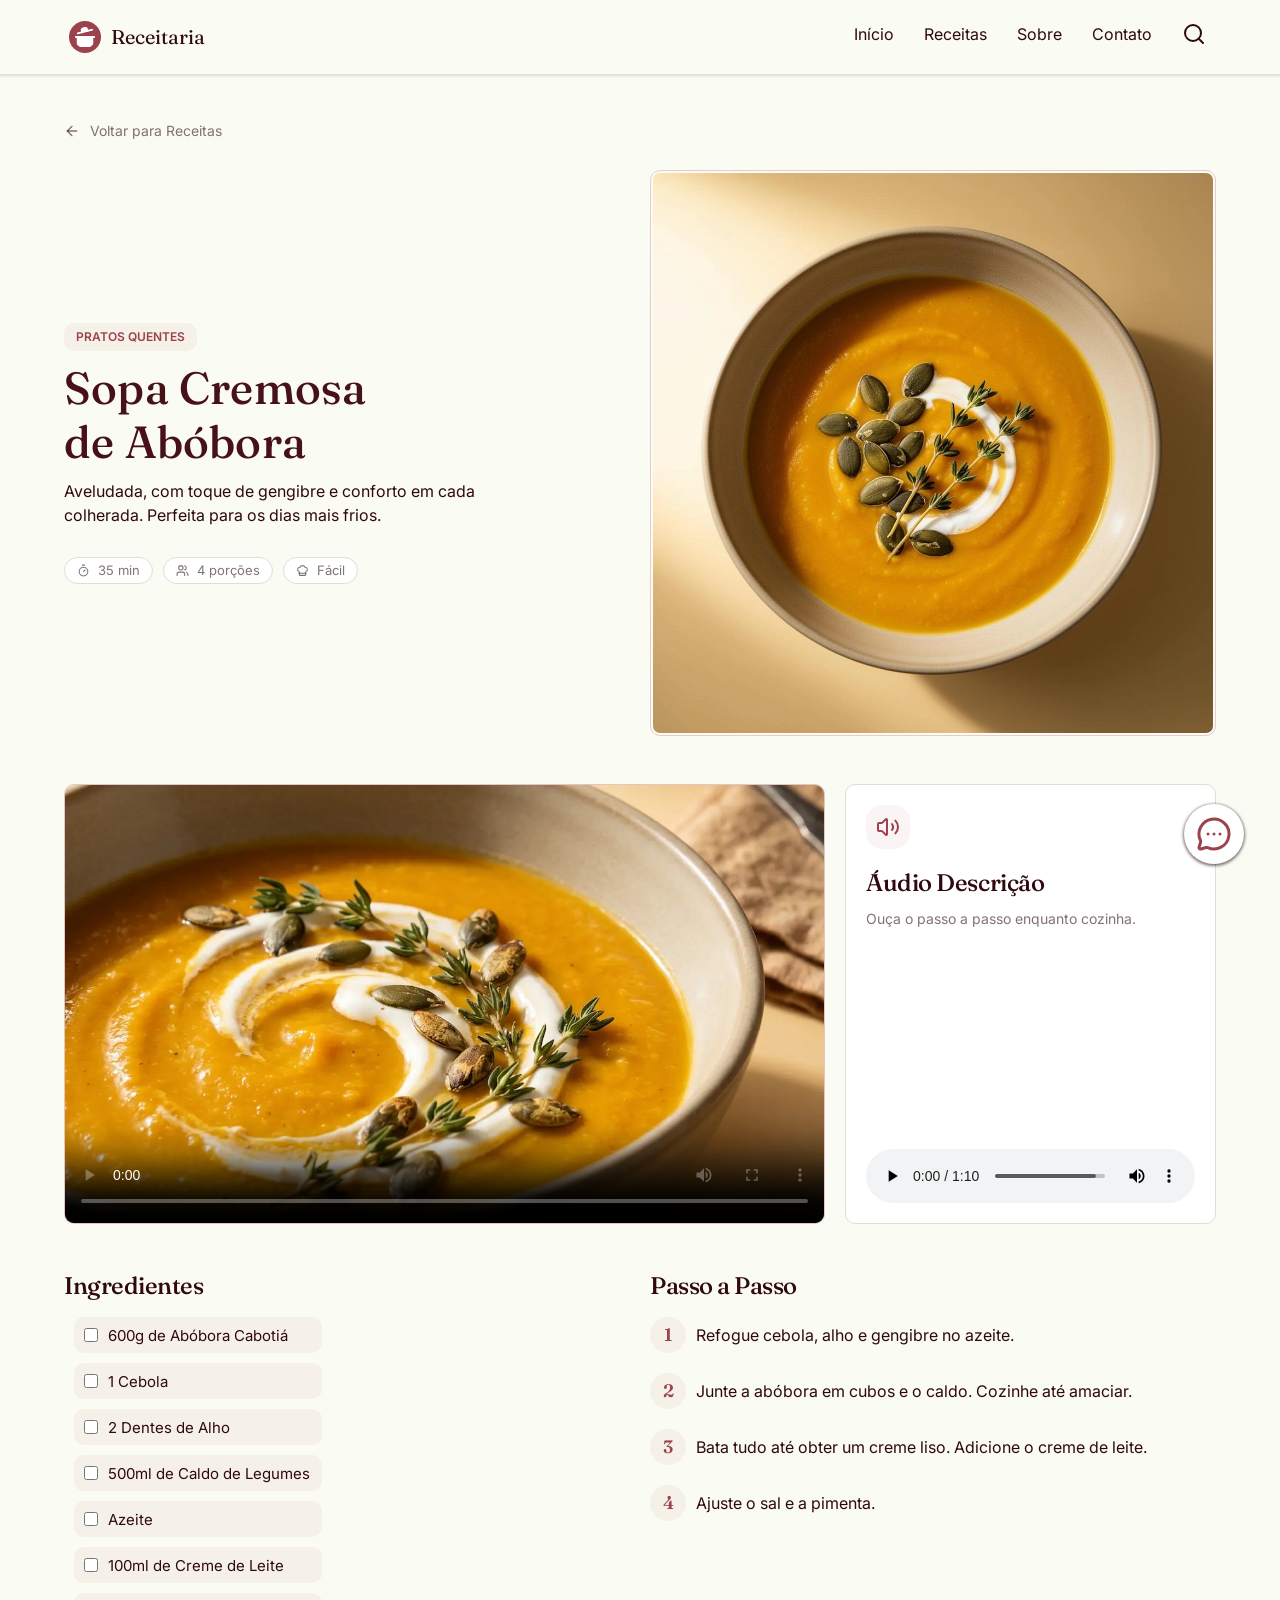
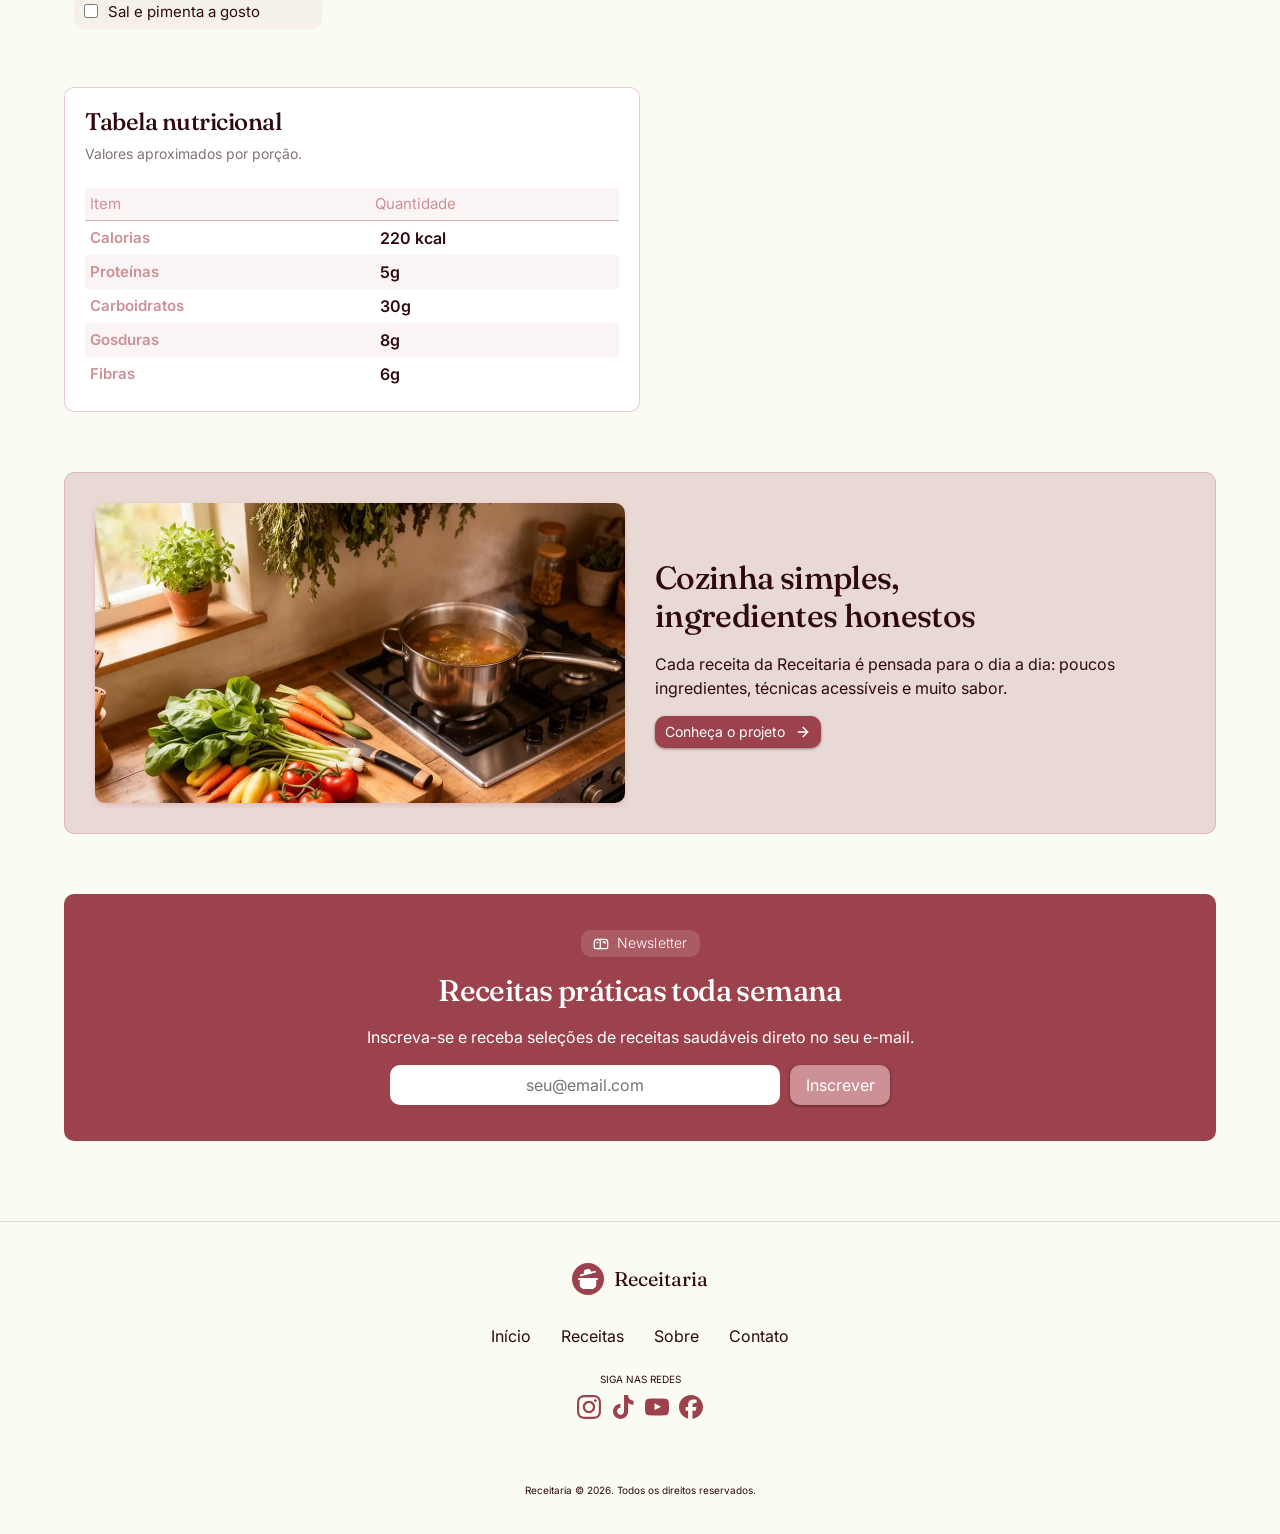
<file: pages/receita.html>
<!doctype html>
<html lang="pt-BR">
  <head>
    <meta charset="UTF-8" />
    <meta name="viewport" content="width=device-width, initial-scale=1.0" />
    <!-- Meta Tags -->
    <title>Receita Sopa Cremosa de Abóbora</title>
    <meta
      name="description"
      content="Aveludada, com toque de gengibre e conforto em cada colherada. Perfeita para os dias mais frescos."
    />
    <link
      rel="shortcut icon"
      href="../assets/img/favicon.webp"
      type="image/webp"
    />
    <link rel="stylesheet" href="../assets/css/reset.css" />
    <link rel="preconnect" href="https://fonts.googleapis.com" />
    <link rel="preconnect" href="https://fonts.gstatic.com" crossorigin />
    <link
      href="https://fonts.googleapis.com/css2?family=Fraunces:ital,opsz,wght@0,9..144,100..900;1,9..144,100..900&family=Inter:ital,opsz,wght@0,14..32,100..900;1,14..32,100..900&display=swap"
      rel="stylesheet"
    />
    <link rel="stylesheet" href="../assets/css/style.css" />
  </head>
  <body class="receita-interna">
    <header class="header">
      <div class="container-pai">
        <div class="logo">
          <a href="../">
            <svg
              xmlns="http://www.w3.org/2000/svg"
              width="24"
              height="24"
              viewBox="0 0 24 24"
              fill="none"
              stroke="currentColor"
              stroke-width="2"
              stroke-linecap="round"
              stroke-linejoin="round"
              class="lucide lucide-cooking-pot-icon lucide-cooking-pot"
            >
              <path d="M2 12h20" />
              <path d="M20 12v8a2 2 0 0 1-2 2H6a2 2 0 0 1-2-2v-8" />
              <path d="m4 8 16-4" />
              <path
                d="m8.86 6.78-.45-1.81a2 2 0 0 1 1.45-2.43l1.94-.48a2 2 0 0 1 2.43 1.46l.45 1.8"
              />
            </svg>
            <span>Receitaria</span>
          </a>
        </div>

        <nav class="menu">
          <div class="menu-mobile">
            <a href="./receitas.html" class="link link-mobile">Receitas</a>
            <div class="icon-busca">
              <a href="#form-pesquisa" class="link">
                <svg
                  xmlns="http://www.w3.org/2000/svg"
                  width="24"
                  height="24"
                  viewBox="0 0 24 24"
                  fill="none"
                  stroke="currentColor"
                  stroke-width="2"
                  stroke-linecap="round"
                  stroke-linejoin="round"
                  class="lucide lucide-search-icon lucide-search"
                >
                  <path d="m21 21-4.34-4.34" />
                  <circle cx="11" cy="11" r="8" />
                </svg>
              </a>
            </div>
            <div class="icon-menu-mobile">
              <label for="menu-hamburguer">
                <svg
                  class="icone-hamburguer"
                  class="icone-hamburguer"
                  xmlns="http://www.w3.org/2000/svg"
                  width="24"
                  height="24"
                  viewBox="0 0 24 24"
                  fill="none"
                  stroke="#2f090e"
                  stroke-width="2"
                  stroke-linecap="round"
                  stroke-linejoin="round"
                  class="svg-menu-hamburger"
                >
                  <path d="M3 5h18" />
                  <path d="M3 12h18" />
                  <path d="M3 19h18" />
                </svg>
              </label>
              <input
                type="checkbox"
                name="icone-hamburguer"
                id="menu-hamburguer"
              />
              <ul class="lista-menu-mobile">
                <li class="menu-item">
                  <a href="../" class="link">Início</a>
                </li>
                <li class="menu-item">
                  <a href="./receitas.html" class="link">Receitas</a>
                </li>
                <li class="menu-item">
                  <a href="./sobre.html" class="link">Sobre</a>
                </li>
                <li class="menu-item">
                  <a href="./contato.html" class="link">Contato</a>
                </li>
              </ul>
            </div>
          </div>
          <ul class="lista-menu">
            <li class="menu-item pagina-atual">
              <a href="../" class="link">Início</a>
            </li>
            <li class="menu-item">
              <a href="./receitas.html" class="link">Receitas</a>
            </li>
            <li class="menu-item">
              <a href="./sobre.html" class="link">Sobre</a>
            </li>
            <li class="menu-item">
              <a href="./contato.html" class="link">Contato</a>
            </li>
            <li class="menu-item">
              <a href="#hero" class="link">
                <svg
                  xmlns="http://www.w3.org/2000/svg"
                  width="24"
                  height="24"
                  viewBox="0 0 24 24"
                  fill="none"
                  stroke="currentColor"
                  stroke-width="2"
                  stroke-linecap="round"
                  stroke-linejoin="round"
                  class="lucide lucide-search-icon lucide-search"
                >
                  <path d="m21 21-4.34-4.34" />
                  <circle cx="11" cy="11" r="8" />
                </svg>
              </a>
            </li>
          </ul>
        </nav>
      </div>
    </header>
    <main class="conteudo">
      <div class="container-pai">
        <!-- Artigo da Receita -->
        <article class="artigo-receita">
          <a class="cta-ver-receitas" href="./receitas.html">
            <svg
              xmlns="http://www.w3.org/2000/svg"
              width="24"
              height="24"
              viewBox="0 0 24 24"
              fill="none"
              stroke="currentColor"
              stroke-width="2"
              stroke-linecap="round"
              stroke-linejoin="round"
              class="svg-seta"
            >
              <path d="m12 19-7-7 7-7" />
              <path d="M19 12H5" />
            </svg>
            Voltar para Receitas
          </a>

          <section class="hero-receita">
            <div class="infos">
              <span class="categoria-receita">Pratos Quentes</span>
              <h1 class="titulo-h1">Sopa Cremosa de Abóbora</h1>
              <p>
                Aveludada, com toque de gengibre e conforto em cada colherada.
                Perfeita para os dias mais frios.
              </p>
              <div class="detalhes">
                <div class="item">
                  <svg
                    xmlns="http://www.w3.org/2000/svg"
                    width="24"
                    height="24"
                    viewBox="0 0 24 24"
                    fill="none"
                    stroke="currentColor"
                    stroke-width="2"
                    stroke-linecap="round"
                    stroke-linejoin="round"
                    class="lucide lucide-timer size-3.5"
                    aria-hidden="true"
                  >
                    <line x1="10" x2="14" y1="2" y2="2"></line>
                    <line x1="12" x2="15" y1="14" y2="11"></line>
                    <circle cx="12" cy="14" r="8"></circle>
                  </svg>
                  <p>35 min</p>
                </div>

                <div class="item">
                  <svg
                    xmlns="http://www.w3.org/2000/svg"
                    width="24"
                    height="24"
                    viewBox="0 0 24 24"
                    fill="none"
                    stroke="currentColor"
                    stroke-width="2"
                    stroke-linecap="round"
                    stroke-linejoin="round"
                    class="lucide lucide-users-icon lucide-users"
                  >
                    <path d="M16 21v-2a4 4 0 0 0-4-4H6a4 4 0 0 0-4 4v2" />
                    <path d="M16 3.128a4 4 0 0 1 0 7.744" />
                    <path d="M22 21v-2a4 4 0 0 0-3-3.87" />
                    <circle cx="9" cy="7" r="4" />
                  </svg>
                  <p>4 porções</p>
                </div>

                <div class="item">
                  <svg
                    xmlns="http://www.w3.org/2000/svg"
                    width="24"
                    height="24"
                    viewBox="0 0 24 24"
                    fill="none"
                    stroke="currentColor"
                    stroke-width="2"
                    stroke-linecap="round"
                    stroke-linejoin="round"
                    class="svg-chef"
                    aria-hidden="true"
                  >
                    <path
                      d="M17 21a1 1 0 0 0 1-1v-5.35c0-.457.316-.844.727-1.041a4 4 0 0 0-2.134-7.589 5 5 0 0 0-9.186 0 4 4 0 0 0-2.134 7.588c.411.198.727.585.727 1.041V20a1 1 0 0 0 1 1Z"
                    ></path>
                    <path d="M6 17h12"></path>
                  </svg>
                  <p>Fácil</p>
                </div>
              </div>
            </div>
            <div class="img-receita">
              <img src="../assets/img/sopa-abobora.webp" alt="" />
            </div>
          </section>

          <section class="midia">
            <div class="video">
              <video
                preload
                controls
                poster="../assets/img/thumb-sopa-cremosa-abobora.webp"
                width="100%"
                height="auto"
              >
                <source
                  src="../assets/videos/sopa-cremosa-abobora.mp4"
                  type="video/mp4"
                />
                Seu navegador não suporta a tag de vídeo.
              </video>
            </div>
            <div class="audio">
              <div>
                <div class="icone-audio">
                  <svg
                    xmlns="http://www.w3.org/2000/svg"
                    width="24"
                    height="24"
                    viewBox="0 0 24 24"
                    fill="none"
                    stroke="#9b424d"
                    stroke-width="2"
                    stroke-linecap="round"
                    stroke-linejoin="round"
                    class="svg-audio"
                  >
                    <path
                      d="M11 4.702a.705.705 0 0 0-1.203-.498L6.413 7.587A1.4 1.4 0 0 1 5.416 8H3a1 1 0 0 0-1 1v6a1 1 0 0 0 1 1h2.416a1.4 1.4 0 0 1 .997.413l3.383 3.384A.705.705 0 0 0 11 19.298z"
                    />
                    <path d="M16 9a5 5 0 0 1 0 6" />
                    <path d="M19.364 18.364a9 9 0 0 0 0-12.728" />
                  </svg>
                </div>
                <h2>Áudio Descrição</h2>
                <p>Ouça o passo a passo enquanto cozinha.</p>
              </div>
              <audio controls preload>
                <source
                  src="../assets/audio/audio-sopa-cremosa-abobora.wav"
                  type="audio/wav"
                />
                Seu navegador não suporta a reprodução deste áudio.
              </audio>
            </div>
          </section>

          <section class="modo-preparo">
            <div class="ingredientes">
              <h2>Ingredientes</h2>
              <ul>
                <li>
                  <input type="checkbox" name="" id="abobora" />
                  <label for="abobora">600g de Abóbora Cabotiá</label>
                </li>
                <li>
                  <input type="checkbox" name="" id="cebola" />
                  <label for="cebola">1 Cebola</label>
                </li>
                <li>
                  <input type="checkbox" name="" id="alho" />
                  <label for="alho">2 Dentes de Alho</label>
                </li>
                <li>
                  <input type="checkbox" name="" id="caldo" />
                  <label for="caldo">500ml de Caldo de Legumes</label>
                </li>
                <li>
                  <input type="checkbox" name="" id="azeite" />
                  <label for="azeite">Azeite</label>
                </li>
                <li>
                  <input type="checkbox" name="" id="pimenta" />
                  <label for="pimenta">100ml de Creme de Leite</label>
                </li>
                <li>
                  <input type="checkbox" name="" id="sal" />
                  <label for="sal">Sal e pimenta a gosto</label>
                </li>
              </ul>
            </div>
            <div class="passos">
              <h2>Passo a Passo</h2>
              <ul>
                <li>
                  <span>1</span>
                  <input type="checkbox" name="" id="refogar" />
                  <label for="refogar"
                    >Refogue cebola, alho e gengibre no azeite.
                  </label>
                </li>
                <li>
                  <span>2</span>
                  <input type="checkbox" name="" id="juntar" />
                  <label for="juntar">
                    Junte a abóbora em cubos e o caldo. Cozinhe até amaciar.
                  </label>
                </li>
                <li>
                  <span>3</span>
                  <input type="checkbox" name="" id="bater" />
                  <label for="bater">
                    Bata tudo até obter um creme liso. Adicione o creme de
                    leite.
                  </label>
                </li>
                <li>
                  <span>4</span>
                  <input type="checkbox" name="" id="ajustar" />
                  <label for="ajustar"> Ajuste o sal e a pimenta. </label>
                </li>
              </ul>
            </div>
          </section>

          <section class="tabela">
            <table>
              <caption>
                <h2>Tabela nutricional</h2>
                <p>Valores aproximados por porção.</p>
              </caption>
              <thead>
                <tr>
                  <th scope="col">Item</th>
                  <th scope="col">Quantidade</th>
                </tr>
              </thead>

              <tbody>
                <tr>
                  <th scope="row">Calorias</th>
                  <td>220 kcal</td>
                </tr>
                <tr>
                  <th scope="row">Proteínas</th>
                  <td>5g</td>
                </tr>
                <tr>
                  <th scope="row">Carboidratos</th>
                  <td>30g</td>
                </tr>
                <tr>
                  <th scope="row">Gosduras</th>
                  <td>8g</td>
                </tr>
                <tr>
                  <th scope="row">Fibras</th>
                  <td>6g</td>
                </tr>
              </tbody>
            </table>
          </section>
        </article>

        <!-- Sobre -->
        <section id="sobre">
          <div class="banner-sobre">
            <div class="img-banner">
              <img
                src="../assets/img/bastidores.webp"
                alt="bastidores da cozinha"
              />
            </div>
            <div class="conteudo-banner">
              <h2 class="titulo">Cozinha simples, ingredientes honestos</h2>
              <p>
                Cada receita da Receitaria é pensada para o dia a dia: poucos
                ingredientes, técnicas acessíveis e muito sabor.
              </p>
              <a class="cta-receita" href="./sobre.html">
                Conheça o projeto
                <svg
                  xmlns="http://www.w3.org/2000/svg"
                  width="24"
                  height="24"
                  viewBox="0 0 24 24"
                  fill="none"
                  stroke="currentColor"
                  stroke-width="2"
                  stroke-linecap="round"
                  stroke-linejoin="round"
                  class="svg-seta"
                  aria-hidden="true"
                >
                  <path d="M5 12h14"></path>
                  <path d="m12 5 7 7-7 7"></path>
                </svg>
              </a>
            </div>
          </div>
        </section>

        <!-- Newsletter -->
        <section class="newsletter">
          <div class="emblema">
            <svg
              xmlns="http://www.w3.org/2000/svg"
              width="16"
              height="16"
              viewBox="0 0 24 24"
              fill="none"
              stroke="#fff"
              stroke-width="2"
              stroke-linecap="round"
              stroke-linejoin="round"
              class="svg-mailbox"
            >
              <path
                d="M22 17a2 2 0 0 1-2 2H4a2 2 0 0 1-2-2V9.5C2 7 4 5 6.5 5H18c2.2 0 4 1.8 4 4v8Z"
              />
              <polyline points="15,9 18,9 18,11" />
              <path d="M6.5 5C9 5 11 7 11 9.5V17a2 2 0 0 1-2 2" />
              <line x1="6" x2="7" y1="10" y2="10" />
            </svg>
            <h2>Newsletter</h2>
          </div>
          <h3>Receitas práticas toda semana</h3>
          <p>
            Inscreva-se e receba seleções de receitas saudáveis direto no seu
            e-mail.
          </p>
          <form
            class="form-newsletter"
            action="./inscricao-realizada.html"
            method="post"
          >
            <label class="oculto" for="email">Email</label>
            <input
              type="text"
              name="email"
              id="email"
              placeholder="seu@email.com"
            />
            <input type="submit" value="Inscrever" />
          </form>
        </section>
      </div>
    </main>
    <footer class="footer">
      <div class="container-pai">
        <div class="container-item logo">
          <a href="../">
            <svg
              xmlns="http://www.w3.org/2000/svg"
              width="24"
              height="24"
              viewBox="0 0 24 24"
              fill="none"
              stroke="currentColor"
              stroke-width="2"
              stroke-linecap="round"
              stroke-linejoin="round"
              class="lucide lucide-cooking-pot-icon lucide-cooking-pot"
            >
              <path d="M2 12h20" />
              <path d="M20 12v8a2 2 0 0 1-2 2H6a2 2 0 0 1-2-2v-8" />
              <path d="m4 8 16-4" />
              <path
                d="m8.86 6.78-.45-1.81a2 2 0 0 1 1.45-2.43l1.94-.48a2 2 0 0 1 2.43 1.46l.45 1.8"
              />
            </svg>
            <span>Receitaria</span>
          </a>
          <!-- <p>
            Lorem Ipsum is simply dummy text of the printing and typesetting
            industry. Lorem Ipsum has been the industry's standard dummy text
            ever since 1966.
          </p> -->
        </div>
        <div class="container-item menu">
          <nav>
            <ul class="lista">
              <li class="menu-item pagina-atual">
                <a href="../" class="link">Início</a>
              </li>
              <li class="menu-item">
                <a href="./receitas.html" class="link">Receitas</a>
              </li>
              <li class="menu-item">
                <a href="./sobre.html" class="link">Sobre</a>
              </li>
              <li class="menu-item">
                <a href="./contato.html" class="link">Contato</a>
              </li>
            </ul>
          </nav>
        </div>
        <div class="container-item social">
          <p>Siga nas Redes</p>
          <ul class="link-social">
            <li class="icone">
              <a href="https://instagram.com">
                <svg
                  xmlns="http://www.w3.org/2000/svg"
                  width="48"
                  height="48"
                  viewBox="0 0 48 48"
                  fill="none"
                >
                  <g clip-path="url(#clip0_17_63)">
                    <path
                      d="M24 4.32187C30.4125 4.32187 31.1719 4.35 33.6938 4.4625C36.0375 4.56562 37.3031 4.95938 38.1469 5.2875C39.2625 5.71875 40.0688 6.24375 40.9031 7.07812C41.7469 7.92188 42.2625 8.71875 42.6938 9.83438C43.0219 10.6781 43.4156 11.9531 43.5188 14.2875C43.6313 16.8187 43.6594 17.5781 43.6594 23.9813C43.6594 30.3938 43.6313 31.1531 43.5188 33.675C43.4156 36.0188 43.0219 37.2844 42.6938 38.1281C42.2625 39.2438 41.7375 40.05 40.9031 40.8844C40.0594 41.7281 39.2625 42.2438 38.1469 42.675C37.3031 43.0031 36.0281 43.3969 33.6938 43.5C31.1625 43.6125 30.4031 43.6406 24 43.6406C17.5875 43.6406 16.8281 43.6125 14.3063 43.5C11.9625 43.3969 10.6969 43.0031 9.85313 42.675C8.7375 42.2438 7.93125 41.7188 7.09688 40.8844C6.25313 40.0406 5.7375 39.2438 5.30625 38.1281C4.97813 37.2844 4.58438 36.0094 4.48125 33.675C4.36875 31.1438 4.34063 30.3844 4.34063 23.9813C4.34063 17.5688 4.36875 16.8094 4.48125 14.2875C4.58438 11.9437 4.97813 10.6781 5.30625 9.83438C5.7375 8.71875 6.2625 7.9125 7.09688 7.07812C7.94063 6.23438 8.7375 5.71875 9.85313 5.2875C10.6969 4.95938 11.9719 4.56562 14.3063 4.4625C16.8281 4.35 17.5875 4.32187 24 4.32187ZM24 0C17.4844 0 16.6688 0.028125 14.1094 0.140625C11.5594 0.253125 9.80625 0.665625 8.2875 1.25625C6.70312 1.875 5.3625 2.69062 4.03125 4.03125C2.69063 5.3625 1.875 6.70313 1.25625 8.27813C0.665625 9.80625 0.253125 11.55 0.140625 14.1C0.028125 16.6687 0 17.4844 0 24C0 30.5156 0.028125 31.3312 0.140625 33.8906C0.253125 36.4406 0.665625 38.1938 1.25625 39.7125C1.875 41.2969 2.69063 42.6375 4.03125 43.9688C5.3625 45.3 6.70313 46.125 8.27813 46.7344C9.80625 47.325 11.55 47.7375 14.1 47.85C16.6594 47.9625 17.475 47.9906 23.9906 47.9906C30.5063 47.9906 31.3219 47.9625 33.8813 47.85C36.4313 47.7375 38.1844 47.325 39.7031 46.7344C41.2781 46.125 42.6188 45.3 43.95 43.9688C45.2812 42.6375 46.1063 41.2969 46.7156 39.7219C47.3063 38.1938 47.7188 36.45 47.8313 33.9C47.9438 31.3406 47.9719 30.525 47.9719 24.0094C47.9719 17.4938 47.9438 16.6781 47.8313 14.1188C47.7188 11.5688 47.3063 9.81563 46.7156 8.29688C46.125 6.70312 45.3094 5.3625 43.9688 4.03125C42.6375 2.7 41.2969 1.875 39.7219 1.26562C38.1938 0.675 36.45 0.2625 33.9 0.15C31.3313 0.028125 30.5156 0 24 0Z"
                      fill="#9b424d"
                    />
                    <path
                      d="M24 11.6719C17.1938 11.6719 11.6719 17.1938 11.6719 24C11.6719 30.8062 17.1938 36.3281 24 36.3281C30.8062 36.3281 36.3281 30.8062 36.3281 24C36.3281 17.1938 30.8062 11.6719 24 11.6719ZM24 31.9969C19.5844 31.9969 16.0031 28.4156 16.0031 24C16.0031 19.5844 19.5844 16.0031 24 16.0031C28.4156 16.0031 31.9969 19.5844 31.9969 24C31.9969 28.4156 28.4156 31.9969 24 31.9969Z"
                      fill="#9b424d"
                    />
                    <path
                      d="M39.6937 11.1843C39.6937 12.778 38.4 14.0624 36.8156 14.0624C35.2219 14.0624 33.9375 12.7687 33.9375 11.1843C33.9375 9.59053 35.2313 8.30615 36.8156 8.30615C38.4 8.30615 39.6937 9.5999 39.6937 11.1843Z"
                      fill="#9b424d"
                    />
                  </g>
                  <defs>
                    <clipPath id="clip0_17_63">
                      <rect width="48" height="48" fill="#9b424d" />
                    </clipPath>
                  </defs>
                </svg>
              </a>
            </li>
            <li class="icone">
              <a href="https://tiktok.com">
                <svg
                  xmlns="http://www.w3.org/2000/svg"
                  width="48"
                  height="48"
                  viewBox="0 0 48 48"
                  fill="none"
                >
                  <path
                    d="M34.1451 0H26.0556V32.6956C26.0556 36.5913 22.9444 39.7913 19.0725 39.7913C15.2007 39.7913 12.0894 36.5913 12.0894 32.6956C12.0894 28.8696 15.1315 25.7391 18.8651 25.6V17.3913C10.6374 17.5304 4 24.2783 4 32.6956C4 41.1827 10.7757 48 19.1417 48C27.5075 48 34.2833 41.1131 34.2833 32.6956V15.9304C37.3255 18.1565 41.059 19.4783 45 19.5479V11.3391C38.9157 11.1304 34.1451 6.12173 34.1451 0Z"
                    fill="#9b424d"
                  />
                </svg>
              </a>
            </li>
            <li class="icone">
              <a href="https://youtube.com">
                <svg
                  xmlns="http://www.w3.org/2000/svg"
                  width="48"
                  height="48"
                  viewBox="0 0 48 48"
                  fill="none"
                >
                  <path
                    d="M47.5219 14.4001C47.5219 14.4001 47.0531 11.0907 45.6094 9.6376C43.7812 7.7251 41.7375 7.71572 40.8 7.60322C34.0875 7.11572 24.0094 7.11572 24.0094 7.11572H23.9906C23.9906 7.11572 13.9125 7.11572 7.2 7.60322C6.2625 7.71572 4.21875 7.7251 2.39062 9.6376C0.946875 11.0907 0.4875 14.4001 0.4875 14.4001C0.4875 14.4001 0 18.2907 0 22.172V25.8095C0 29.6907 0.478125 33.5813 0.478125 33.5813C0.478125 33.5813 0.946875 36.8907 2.38125 38.3438C4.20937 40.2563 6.60938 40.1907 7.67813 40.397C11.5219 40.7626 24 40.8751 24 40.8751C24 40.8751 34.0875 40.8563 40.8 40.3782C41.7375 40.2657 43.7812 40.2563 45.6094 38.3438C47.0531 36.8907 47.5219 33.5813 47.5219 33.5813C47.5219 33.5813 48 29.7001 48 25.8095V22.172C48 18.2907 47.5219 14.4001 47.5219 14.4001ZM19.0406 30.2251V16.7345L32.0062 23.5032L19.0406 30.2251Z"
                    fill="#9b424d"
                  />
                </svg>
              </a>
            </li>
            <li class="icone">
              <a href="https://facebook.com">
                <svg
                  xmlns="http://www.w3.org/2000/svg"
                  width="48"
                  height="48"
                  viewBox="0 0 48 48"
                  fill="none"
                >
                  <g clip-path="url(#clip0_17_61)">
                    <path
                      d="M24 0C10.7453 0 0 10.7453 0 24C0 35.255 7.74912 44.6995 18.2026 47.2934V31.3344H13.2538V24H18.2026V20.8397C18.2026 12.671 21.8995 8.8848 29.9194 8.8848C31.44 8.8848 34.0637 9.18336 35.137 9.48096V16.129C34.5706 16.0694 33.5866 16.0397 32.3645 16.0397C28.4294 16.0397 26.9088 17.5306 26.9088 21.4061V24H34.7482L33.4013 31.3344H26.9088V47.8243C38.7926 46.3891 48.001 36.2707 48.001 24C48 10.7453 37.2547 0 24 0Z"
                      fill="#9b424d"
                    />
                  </g>
                  <defs>
                    <clipPath id="clip0_17_61">
                      <rect width="48" height="48" fill="white" />
                    </clipPath>
                  </defs>
                </svg>
              </a>
            </li>
          </ul>
        </div>
      </div>
      <small class="text-footer"
        >Receitaria © 2026. Todos os direitos reservados.</small
      >
    </footer>
    <div class="contato-flutuante">
      <a
        href="https://wa.me/5511099999999?text=Olá%2C+quero+tirar+uma+dúvida%21"
        target="_blank"
        title="Fale Conosoco"
      >
        <svg
          xmlns="http://www.w3.org/2000/svg"
          viewBox="0 0 24 24"
          fill="none"
          stroke="#9b424d"
          stroke-width="2"
          stroke-linecap="round"
          stroke-linejoin="round"
          class="svg-mensagem"
        >
          <path
            d="M2.992 16.342a2 2 0 0 1 .094 1.167l-1.065 3.29a1 1 0 0 0 1.236 1.168l3.413-.998a2 2 0 0 1 1.099.092 10 10 0 1 0-4.777-4.719"
          />
          <path d="M8 12h.01" />
          <path d="M12 12h.01" />
          <path d="M16 12h.01" />
        </svg>
      </a>
    </div>
  </body>
</html>
</file>
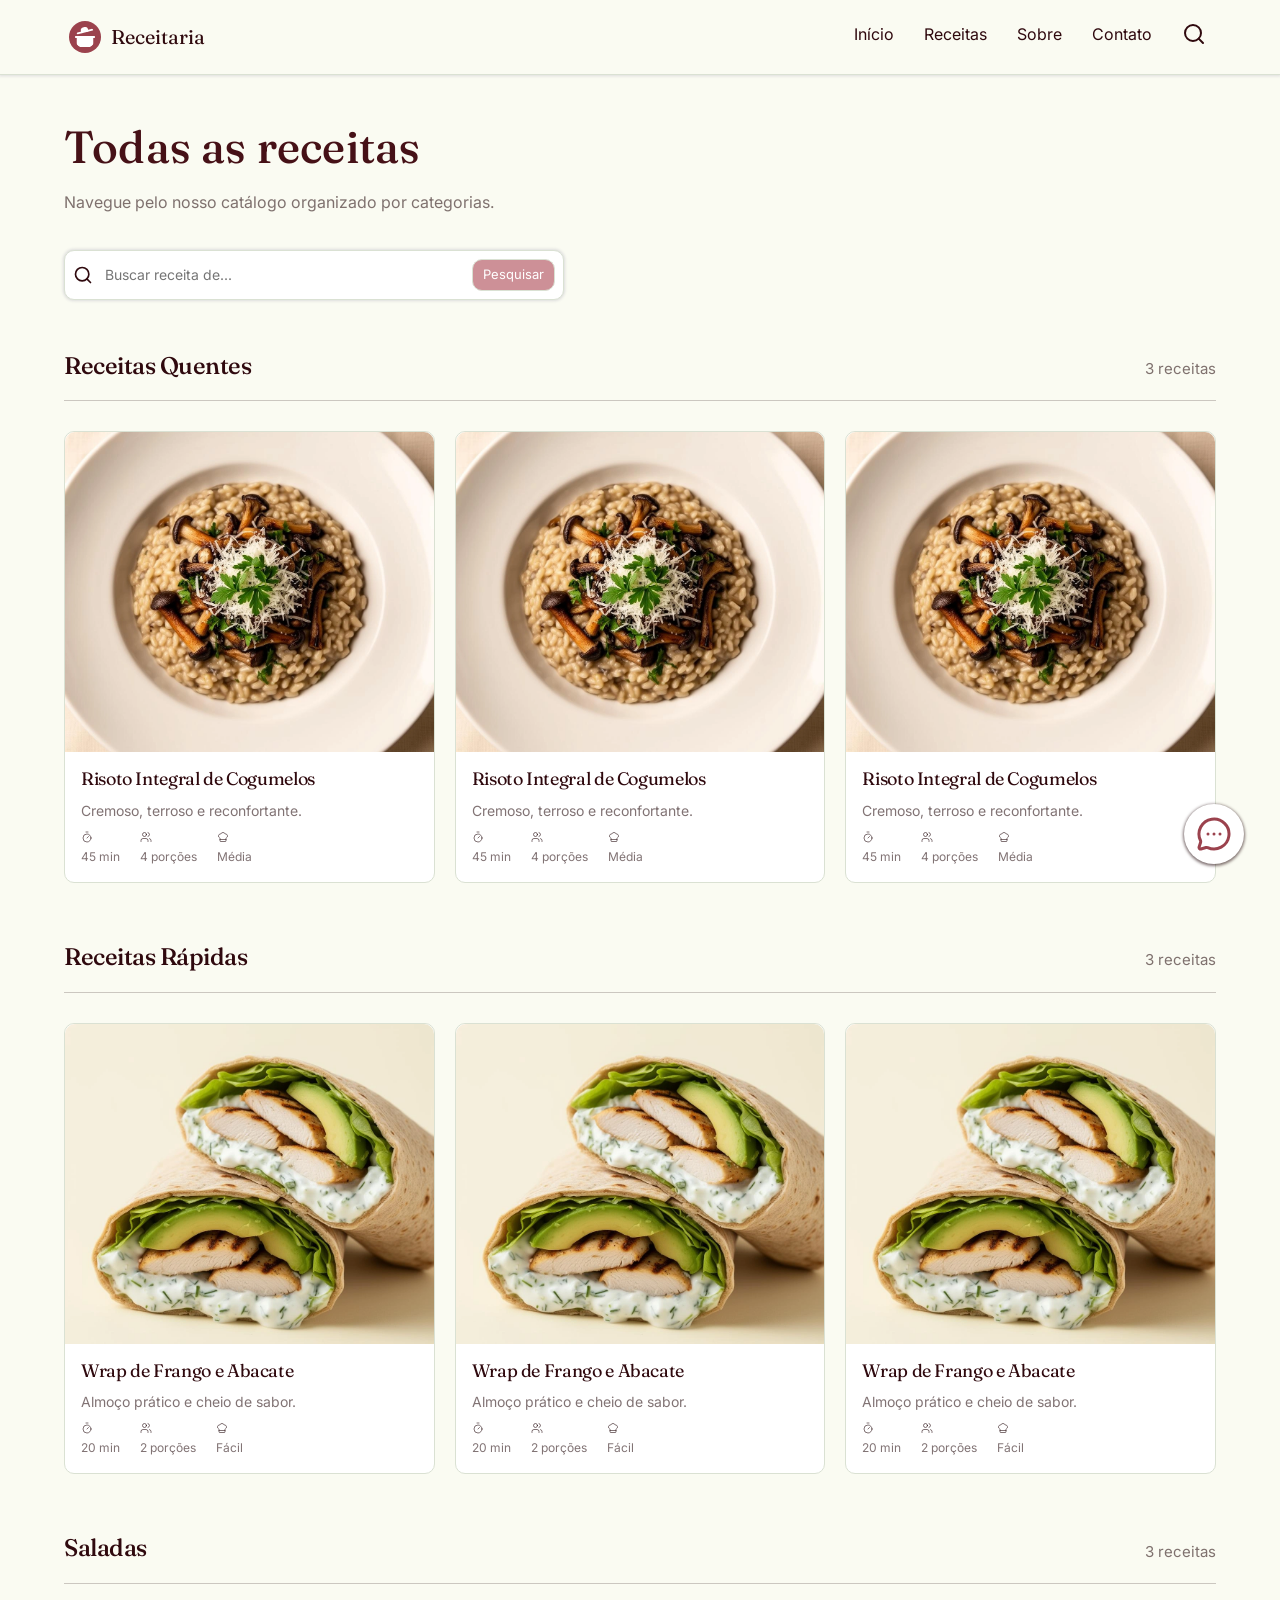
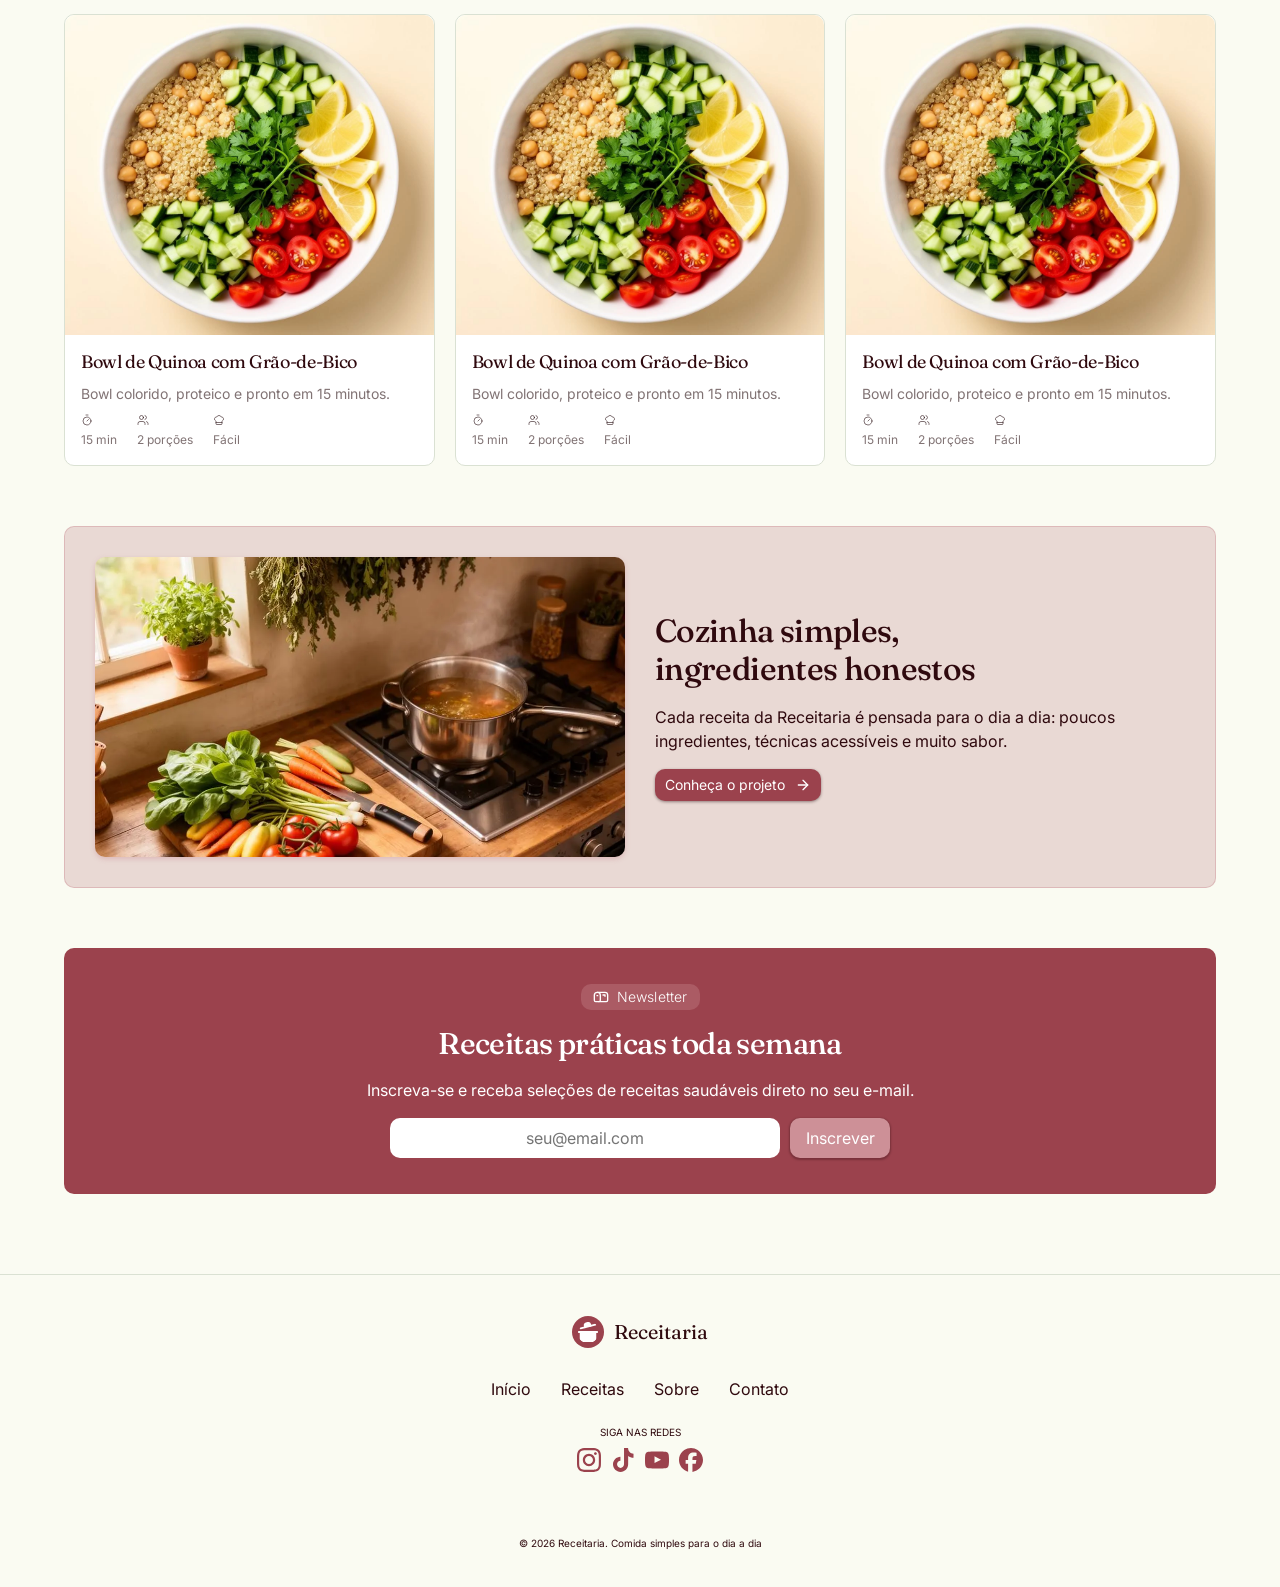
<file: pages/receitas.html>
<!doctype html>
<html lang="pt-BR">
  <head>
    <meta charset="UTF-8" />
    <meta name="viewport" content="width=device-width, initial-scale=1.0" />
    <!-- Meta Tags -->
    <title>Receitaria - Catálogo de Receitas</title>
    <meta
      name="description"
      content="Catálogo de receitas simples e fáceis para aprender."
    />
    <link
      rel="shortcut icon"
      href="../assets/img/favicon.webp"
      type="image/webp"
    />
    <link rel="stylesheet" href="../assets/css/reset.css" />
    <link rel="preconnect" href="https://fonts.googleapis.com" />
    <link rel="preconnect" href="https://fonts.gstatic.com" crossorigin />
    <link
      href="https://fonts.googleapis.com/css2?family=Fraunces:ital,opsz,wght@0,9..144,100..900;1,9..144,100..900&family=Inter:ital,opsz,wght@0,14..32,100..900;1,14..32,100..900&display=swap"
      rel="stylesheet"
    />
    <link rel="stylesheet" href="../assets/css/style.css" />
  </head>
  <body id="pagina-receitas">
    <header class="header">
      <div class="container-pai">
        <div class="logo">
          <a href="../">
            <svg
              xmlns="http://www.w3.org/2000/svg"
              width="24"
              height="24"
              viewBox="0 0 24 24"
              fill="none"
              stroke="currentColor"
              stroke-width="2"
              stroke-linecap="round"
              stroke-linejoin="round"
              class="lucide lucide-cooking-pot-icon lucide-cooking-pot"
            >
              <path d="M2 12h20" />
              <path d="M20 12v8a2 2 0 0 1-2 2H6a2 2 0 0 1-2-2v-8" />
              <path d="m4 8 16-4" />
              <path
                d="m8.86 6.78-.45-1.81a2 2 0 0 1 1.45-2.43l1.94-.48a2 2 0 0 1 2.43 1.46l.45 1.8"
              />
            </svg>
            <span>Receitaria</span>
          </a>
        </div>

        <nav class="menu">
          <div class="menu-mobile">
            <a href="./receitas.html" class="link link-mobile">Receitas</a>
            <div class="icon-busca">
              <a href="#form-pesquisa" class="link">
                <svg
                  xmlns="http://www.w3.org/2000/svg"
                  width="24"
                  height="24"
                  viewBox="0 0 24 24"
                  fill="none"
                  stroke="currentColor"
                  stroke-width="2"
                  stroke-linecap="round"
                  stroke-linejoin="round"
                  class="lucide lucide-search-icon lucide-search"
                >
                  <path d="m21 21-4.34-4.34" />
                  <circle cx="11" cy="11" r="8" />
                </svg>
              </a>
            </div>
            <div class="icon-menu-mobile">
              <label for="menu-hamburguer">
                <svg
                  class="icone-hamburguer"
                  class="icone-hamburguer"
                  xmlns="http://www.w3.org/2000/svg"
                  width="24"
                  height="24"
                  viewBox="0 0 24 24"
                  fill="none"
                  stroke="#2f090e"
                  stroke-width="2"
                  stroke-linecap="round"
                  stroke-linejoin="round"
                  class="svg-menu-hamburger"
                >
                  <path d="M3 5h18" />
                  <path d="M3 12h18" />
                  <path d="M3 19h18" />
                </svg>
              </label>
              <input
                type="checkbox"
                name="icone-hamburguer"
                id="menu-hamburguer"
              />
              <ul class="lista-menu-mobile">
                <li class="menu-item">
                  <a href="../" class="link">Início</a>
                </li>
                <li class="menu-item">
                  <a href="./receitas.html" class="link">Receitas</a>
                </li>
                <li class="menu-item">
                  <a href="./sobre.html" class="link">Sobre</a>
                </li>
                <li class="menu-item">
                  <a href="./contato.html" class="link">Contato</a>
                </li>
              </ul>
            </div>
          </div>
          <ul class="lista-menu">
            <li class="menu-item pagina-atual">
              <a href="/" class="link">Início</a>
            </li>
            <li class="menu-item">
              <a href="./receitas.html" class="link">Receitas</a>
            </li>
            <li class="menu-item">
              <a href="./sobre.html" class="link">Sobre</a>
            </li>
            <li class="menu-item">
              <a href="./contato.html" class="link">Contato</a>
            </li>
            <li class="menu-item">
              <a href="#hero" class="link">
                <svg
                  xmlns="http://www.w3.org/2000/svg"
                  width="24"
                  height="24"
                  viewBox="0 0 24 24"
                  fill="none"
                  stroke="currentColor"
                  stroke-width="2"
                  stroke-linecap="round"
                  stroke-linejoin="round"
                  class="lucide lucide-search-icon lucide-search"
                >
                  <path d="m21 21-4.34-4.34" />
                  <circle cx="11" cy="11" r="8" />
                </svg>
              </a>
            </li>
          </ul>
        </nav>
      </div>
    </header>
    <main class="conteudo">
      <div class="container-pai">
        <div class="section-categorias">
          <h1 class="titulo-h1">Todas as receitas</h1>
          <p>Navegue pelo nosso catálogo organizado por categorias.</p>

          <form class="form-pesquisa" id="form-pesquisa" action="">
            <label class="oculto" for="termos-busca">Pesquisa</label>
            <div class="pesquisa-receita">
              <svg
                xmlns="http://www.w3.org/2000/svg"
                width="24"
                height="24"
                viewBox="0 0 24 24"
                fill="none"
                stroke="currentColor"
                stroke-width="2"
                stroke-linecap="round"
                stroke-linejoin="round"
                class="icone-pesquisa"
              >
                <path d="m21 21-4.34-4.34" />
                <circle cx="11" cy="11" r="8" />
              </svg>
              <input
                type="search"
                name="pesquisa"
                id="termos-busca"
                placeholder="Buscar receita de..."
                class="input-pesquisa"
              />
              <input class="btn-pesquisar" type="submit" value="Pesquisar" />
            </div>
          </form>

          <div class="bloco-categorias">
            <div class="grid-receitas">
              <div class="titulo-categoria">
                <h2 class="titulo">Receitas Quentes</h2>
                <span>3 receitas</span>
              </div>

              <a href="./receita.html">
                <article class="receita-item">
                  <img
                    src="../assets/img/risoto-cogumelos.webp"
                    alt="wrap de frango e abacate"
                  />
                  <div class="infos">
                    <h3 class="titulos-h3">Risoto Integral de Cogumelos</h3>
                    <p>Cremoso, terroso e reconfortante.</p>
                    <div class="detalhes">
                      <div class="item">
                        <svg
                          xmlns="http://www.w3.org/2000/svg"
                          width="24"
                          height="24"
                          viewBox="0 0 24 24"
                          fill="none"
                          stroke="currentColor"
                          stroke-width="2"
                          stroke-linecap="round"
                          stroke-linejoin="round"
                          class="lucide lucide-timer size-3.5"
                          aria-hidden="true"
                        >
                          <line x1="10" x2="14" y1="2" y2="2"></line>
                          <line x1="12" x2="15" y1="14" y2="11"></line>
                          <circle cx="12" cy="14" r="8"></circle>
                        </svg>
                        <p>45 min</p>
                      </div>
                      <div class="item">
                        <svg
                          xmlns="http://www.w3.org/2000/svg"
                          width="24"
                          height="24"
                          viewBox="0 0 24 24"
                          fill="none"
                          stroke="currentColor"
                          stroke-width="2"
                          stroke-linecap="round"
                          stroke-linejoin="round"
                          class="lucide lucide-users-icon lucide-users"
                        >
                          <path d="M16 21v-2a4 4 0 0 0-4-4H6a4 4 0 0 0-4 4v2" />
                          <path d="M16 3.128a4 4 0 0 1 0 7.744" />
                          <path d="M22 21v-2a4 4 0 0 0-3-3.87" />
                          <circle cx="9" cy="7" r="4" />
                        </svg>
                        <p>4 porções</p>
                      </div>
                      <div class="item">
                        <svg
                          xmlns="http://www.w3.org/2000/svg"
                          width="24"
                          height="24"
                          viewBox="0 0 24 24"
                          fill="none"
                          stroke="currentColor"
                          stroke-width="2"
                          stroke-linecap="round"
                          stroke-linejoin="round"
                          aria-hidden="true"
                          class="svg-chef"
                        >
                          <path
                            d="M17 21a1 1 0 0 0 1-1v-5.35c0-.457.316-.844.727-1.041a4 4 0 0 0-2.134-7.589 5 5 0 0 0-9.186 0 4 4 0 0 0-2.134 7.588c.411.198.727.585.727 1.041V20a1 1 0 0 0 1 1Z"
                          ></path>
                          <path d="M6 17h12"></path>
                        </svg>
                        <p>Média</p>
                      </div>
                    </div>
                  </div>
                </article>
              </a>

              <a href="./receita.html">
                <article class="receita-item">
                  <img
                    src="../assets/img/risoto-cogumelos.webp"
                    alt="wrap de frango e abacate"
                  />
                  <div class="infos">
                    <h3 class="titulos-h3">Risoto Integral de Cogumelos</h3>
                    <p>Cremoso, terroso e reconfortante.</p>
                    <div class="detalhes">
                      <div class="item">
                        <svg
                          xmlns="http://www.w3.org/2000/svg"
                          width="24"
                          height="24"
                          viewBox="0 0 24 24"
                          fill="none"
                          stroke="currentColor"
                          stroke-width="2"
                          stroke-linecap="round"
                          stroke-linejoin="round"
                          class="lucide lucide-timer size-3.5"
                          aria-hidden="true"
                        >
                          <line x1="10" x2="14" y1="2" y2="2"></line>
                          <line x1="12" x2="15" y1="14" y2="11"></line>
                          <circle cx="12" cy="14" r="8"></circle>
                        </svg>
                        <p>45 min</p>
                      </div>
                      <div class="item">
                        <svg
                          xmlns="http://www.w3.org/2000/svg"
                          width="24"
                          height="24"
                          viewBox="0 0 24 24"
                          fill="none"
                          stroke="currentColor"
                          stroke-width="2"
                          stroke-linecap="round"
                          stroke-linejoin="round"
                          class="lucide lucide-users-icon lucide-users"
                        >
                          <path d="M16 21v-2a4 4 0 0 0-4-4H6a4 4 0 0 0-4 4v2" />
                          <path d="M16 3.128a4 4 0 0 1 0 7.744" />
                          <path d="M22 21v-2a4 4 0 0 0-3-3.87" />
                          <circle cx="9" cy="7" r="4" />
                        </svg>
                        <p>4 porções</p>
                      </div>
                      <div class="item">
                        <svg
                          xmlns="http://www.w3.org/2000/svg"
                          width="24"
                          height="24"
                          viewBox="0 0 24 24"
                          fill="none"
                          stroke="currentColor"
                          stroke-width="2"
                          stroke-linecap="round"
                          stroke-linejoin="round"
                          aria-hidden="true"
                          class="svg-chef"
                        >
                          <path
                            d="M17 21a1 1 0 0 0 1-1v-5.35c0-.457.316-.844.727-1.041a4 4 0 0 0-2.134-7.589 5 5 0 0 0-9.186 0 4 4 0 0 0-2.134 7.588c.411.198.727.585.727 1.041V20a1 1 0 0 0 1 1Z"
                          ></path>
                          <path d="M6 17h12"></path>
                        </svg>
                        <p>Média</p>
                      </div>
                    </div>
                  </div>
                </article>
              </a>

              <a href="./receita.html">
                <article class="receita-item">
                  <img
                    src="../assets/img/risoto-cogumelos.webp"
                    alt="wrap de frango e abacate"
                  />
                  <div class="infos">
                    <h3 class="titulos-h3">Risoto Integral de Cogumelos</h3>
                    <p>Cremoso, terroso e reconfortante.</p>
                    <div class="detalhes">
                      <div class="item">
                        <svg
                          xmlns="http://www.w3.org/2000/svg"
                          width="24"
                          height="24"
                          viewBox="0 0 24 24"
                          fill="none"
                          stroke="currentColor"
                          stroke-width="2"
                          stroke-linecap="round"
                          stroke-linejoin="round"
                          class="lucide lucide-timer size-3.5"
                          aria-hidden="true"
                        >
                          <line x1="10" x2="14" y1="2" y2="2"></line>
                          <line x1="12" x2="15" y1="14" y2="11"></line>
                          <circle cx="12" cy="14" r="8"></circle>
                        </svg>
                        <p>45 min</p>
                      </div>
                      <div class="item">
                        <svg
                          xmlns="http://www.w3.org/2000/svg"
                          width="24"
                          height="24"
                          viewBox="0 0 24 24"
                          fill="none"
                          stroke="currentColor"
                          stroke-width="2"
                          stroke-linecap="round"
                          stroke-linejoin="round"
                          class="lucide lucide-users-icon lucide-users"
                        >
                          <path d="M16 21v-2a4 4 0 0 0-4-4H6a4 4 0 0 0-4 4v2" />
                          <path d="M16 3.128a4 4 0 0 1 0 7.744" />
                          <path d="M22 21v-2a4 4 0 0 0-3-3.87" />
                          <circle cx="9" cy="7" r="4" />
                        </svg>
                        <p>4 porções</p>
                      </div>
                      <div class="item">
                        <svg
                          xmlns="http://www.w3.org/2000/svg"
                          width="24"
                          height="24"
                          viewBox="0 0 24 24"
                          fill="none"
                          stroke="currentColor"
                          stroke-width="2"
                          stroke-linecap="round"
                          stroke-linejoin="round"
                          aria-hidden="true"
                          class="svg-chef"
                        >
                          <path
                            d="M17 21a1 1 0 0 0 1-1v-5.35c0-.457.316-.844.727-1.041a4 4 0 0 0-2.134-7.589 5 5 0 0 0-9.186 0 4 4 0 0 0-2.134 7.588c.411.198.727.585.727 1.041V20a1 1 0 0 0 1 1Z"
                          ></path>
                          <path d="M6 17h12"></path>
                        </svg>
                        <p>Média</p>
                      </div>
                    </div>
                  </div>
                </article>
              </a>
            </div>

            <div class="grid-receitas">
              <div class="titulo-categoria">
                <h2 class="titulo">Receitas Rápidas</h2>
                <span>3 receitas</span>
              </div>
              <a href="./receita.html">
                <article class="receita-item">
                  <img
                    src="../assets/img/wrap-frango.webp"
                    alt="wrap de frango e abacate"
                  />
                  <div class="infos">
                    <h3 class="titulos-h3">Wrap de Frango e Abacate</h3>
                    <p>Almoço prático e cheio de sabor.</p>
                    <div class="detalhes">
                      <div class="item">
                        <svg
                          xmlns="http://www.w3.org/2000/svg"
                          width="24"
                          height="24"
                          viewBox="0 0 24 24"
                          fill="none"
                          stroke="currentColor"
                          stroke-width="2"
                          stroke-linecap="round"
                          stroke-linejoin="round"
                          class="lucide lucide-timer size-3.5"
                          aria-hidden="true"
                        >
                          <line x1="10" x2="14" y1="2" y2="2"></line>
                          <line x1="12" x2="15" y1="14" y2="11"></line>
                          <circle cx="12" cy="14" r="8"></circle>
                        </svg>
                        <p>20 min</p>
                      </div>
                      <div class="item">
                        <svg
                          xmlns="http://www.w3.org/2000/svg"
                          width="24"
                          height="24"
                          viewBox="0 0 24 24"
                          fill="none"
                          stroke="currentColor"
                          stroke-width="2"
                          stroke-linecap="round"
                          stroke-linejoin="round"
                          class="lucide lucide-users-icon lucide-users"
                        >
                          <path d="M16 21v-2a4 4 0 0 0-4-4H6a4 4 0 0 0-4 4v2" />
                          <path d="M16 3.128a4 4 0 0 1 0 7.744" />
                          <path d="M22 21v-2a4 4 0 0 0-3-3.87" />
                          <circle cx="9" cy="7" r="4" />
                        </svg>
                        <p>2 porções</p>
                      </div>
                      <div class="item">
                        <svg
                          xmlns="http://www.w3.org/2000/svg"
                          width="24"
                          height="24"
                          viewBox="0 0 24 24"
                          fill="none"
                          stroke="currentColor"
                          stroke-width="2"
                          stroke-linecap="round"
                          stroke-linejoin="round"
                          aria-hidden="true"
                          class="svg-chef"
                        >
                          <path
                            d="M17 21a1 1 0 0 0 1-1v-5.35c0-.457.316-.844.727-1.041a4 4 0 0 0-2.134-7.589 5 5 0 0 0-9.186 0 4 4 0 0 0-2.134 7.588c.411.198.727.585.727 1.041V20a1 1 0 0 0 1 1Z"
                          ></path>
                          <path d="M6 17h12"></path>
                        </svg>
                        <p>Fácil</p>
                      </div>
                    </div>
                  </div>
                </article>
              </a>

              <a href="./receita.html">
                <article class="receita-item">
                  <img
                    src="../assets/img/wrap-frango.webp"
                    alt="wrap de frango e abacate"
                  />
                  <div class="infos">
                    <h3 class="titulos-h3">Wrap de Frango e Abacate</h3>
                    <p>Almoço prático e cheio de sabor.</p>
                    <div class="detalhes">
                      <div class="item">
                        <svg
                          xmlns="http://www.w3.org/2000/svg"
                          width="24"
                          height="24"
                          viewBox="0 0 24 24"
                          fill="none"
                          stroke="currentColor"
                          stroke-width="2"
                          stroke-linecap="round"
                          stroke-linejoin="round"
                          class="lucide lucide-timer size-3.5"
                          aria-hidden="true"
                        >
                          <line x1="10" x2="14" y1="2" y2="2"></line>
                          <line x1="12" x2="15" y1="14" y2="11"></line>
                          <circle cx="12" cy="14" r="8"></circle>
                        </svg>
                        <p>20 min</p>
                      </div>
                      <div class="item">
                        <svg
                          xmlns="http://www.w3.org/2000/svg"
                          width="24"
                          height="24"
                          viewBox="0 0 24 24"
                          fill="none"
                          stroke="currentColor"
                          stroke-width="2"
                          stroke-linecap="round"
                          stroke-linejoin="round"
                          class="lucide lucide-users-icon lucide-users"
                        >
                          <path d="M16 21v-2a4 4 0 0 0-4-4H6a4 4 0 0 0-4 4v2" />
                          <path d="M16 3.128a4 4 0 0 1 0 7.744" />
                          <path d="M22 21v-2a4 4 0 0 0-3-3.87" />
                          <circle cx="9" cy="7" r="4" />
                        </svg>
                        <p>2 porções</p>
                      </div>
                      <div class="item">
                        <svg
                          xmlns="http://www.w3.org/2000/svg"
                          width="24"
                          height="24"
                          viewBox="0 0 24 24"
                          fill="none"
                          stroke="currentColor"
                          stroke-width="2"
                          stroke-linecap="round"
                          stroke-linejoin="round"
                          aria-hidden="true"
                          class="svg-chef"
                        >
                          <path
                            d="M17 21a1 1 0 0 0 1-1v-5.35c0-.457.316-.844.727-1.041a4 4 0 0 0-2.134-7.589 5 5 0 0 0-9.186 0 4 4 0 0 0-2.134 7.588c.411.198.727.585.727 1.041V20a1 1 0 0 0 1 1Z"
                          ></path>
                          <path d="M6 17h12"></path>
                        </svg>
                        <p>Fácil</p>
                      </div>
                    </div>
                  </div>
                </article>
              </a>

              <a href="./receita.html">
                <article class="receita-item">
                  <img
                    src="../assets/img/wrap-frango.webp"
                    alt="wrap de frango e abacate"
                  />
                  <div class="infos">
                    <h3 class="titulos-h3">Wrap de Frango e Abacate</h3>
                    <p>Almoço prático e cheio de sabor.</p>
                    <div class="detalhes">
                      <div class="item">
                        <svg
                          xmlns="http://www.w3.org/2000/svg"
                          width="24"
                          height="24"
                          viewBox="0 0 24 24"
                          fill="none"
                          stroke="currentColor"
                          stroke-width="2"
                          stroke-linecap="round"
                          stroke-linejoin="round"
                          class="lucide lucide-timer size-3.5"
                          aria-hidden="true"
                        >
                          <line x1="10" x2="14" y1="2" y2="2"></line>
                          <line x1="12" x2="15" y1="14" y2="11"></line>
                          <circle cx="12" cy="14" r="8"></circle>
                        </svg>
                        <p>20 min</p>
                      </div>
                      <div class="item">
                        <svg
                          xmlns="http://www.w3.org/2000/svg"
                          width="24"
                          height="24"
                          viewBox="0 0 24 24"
                          fill="none"
                          stroke="currentColor"
                          stroke-width="2"
                          stroke-linecap="round"
                          stroke-linejoin="round"
                          class="lucide lucide-users-icon lucide-users"
                        >
                          <path d="M16 21v-2a4 4 0 0 0-4-4H6a4 4 0 0 0-4 4v2" />
                          <path d="M16 3.128a4 4 0 0 1 0 7.744" />
                          <path d="M22 21v-2a4 4 0 0 0-3-3.87" />
                          <circle cx="9" cy="7" r="4" />
                        </svg>
                        <p>2 porções</p>
                      </div>
                      <div class="item">
                        <svg
                          xmlns="http://www.w3.org/2000/svg"
                          width="24"
                          height="24"
                          viewBox="0 0 24 24"
                          fill="none"
                          stroke="currentColor"
                          stroke-width="2"
                          stroke-linecap="round"
                          stroke-linejoin="round"
                          aria-hidden="true"
                          class="svg-chef"
                        >
                          <path
                            d="M17 21a1 1 0 0 0 1-1v-5.35c0-.457.316-.844.727-1.041a4 4 0 0 0-2.134-7.589 5 5 0 0 0-9.186 0 4 4 0 0 0-2.134 7.588c.411.198.727.585.727 1.041V20a1 1 0 0 0 1 1Z"
                          ></path>
                          <path d="M6 17h12"></path>
                        </svg>
                        <p>Fácil</p>
                      </div>
                    </div>
                  </div>
                </article>
              </a>
            </div>

            <div class="grid-receitas">
              <div class="titulo-categoria">
                <h2 class="titulo">Saladas</h2>
                <span>3 receitas</span>
              </div>
              <a href="./receita.html">
                <article class="receita-item">
                  <img
                    src="../assets/img/bowl-quinoa.webp"
                    alt="wrap de frango e abacate"
                  />
                  <div class="infos">
                    <h3 class="titulos-h3">Bowl de Quinoa com Grão-de-Bico</h3>
                    <p>Bowl colorido, proteico e pronto em 15 minutos.</p>
                    <div class="detalhes">
                      <div class="item">
                        <svg
                          xmlns="http://www.w3.org/2000/svg"
                          width="24"
                          height="24"
                          viewBox="0 0 24 24"
                          fill="none"
                          stroke="currentColor"
                          stroke-width="2"
                          stroke-linecap="round"
                          stroke-linejoin="round"
                          class="lucide lucide-timer size-3.5"
                          aria-hidden="true"
                        >
                          <line x1="10" x2="14" y1="2" y2="2"></line>
                          <line x1="12" x2="15" y1="14" y2="11"></line>
                          <circle cx="12" cy="14" r="8"></circle>
                        </svg>
                        <p>15 min</p>
                      </div>
                      <div class="item">
                        <svg
                          xmlns="http://www.w3.org/2000/svg"
                          width="24"
                          height="24"
                          viewBox="0 0 24 24"
                          fill="none"
                          stroke="currentColor"
                          stroke-width="2"
                          stroke-linecap="round"
                          stroke-linejoin="round"
                          class="lucide lucide-users-icon lucide-users"
                        >
                          <path d="M16 21v-2a4 4 0 0 0-4-4H6a4 4 0 0 0-4 4v2" />
                          <path d="M16 3.128a4 4 0 0 1 0 7.744" />
                          <path d="M22 21v-2a4 4 0 0 0-3-3.87" />
                          <circle cx="9" cy="7" r="4" />
                        </svg>
                        <p>2 porções</p>
                      </div>
                      <div class="item">
                        <svg
                          xmlns="http://www.w3.org/2000/svg"
                          width="24"
                          height="24"
                          viewBox="0 0 24 24"
                          fill="none"
                          stroke="currentColor"
                          stroke-width="2"
                          stroke-linecap="round"
                          stroke-linejoin="round"
                          aria-hidden="true"
                          class="svg-chef"
                        >
                          <path
                            d="M17 21a1 1 0 0 0 1-1v-5.35c0-.457.316-.844.727-1.041a4 4 0 0 0-2.134-7.589 5 5 0 0 0-9.186 0 4 4 0 0 0-2.134 7.588c.411.198.727.585.727 1.041V20a1 1 0 0 0 1 1Z"
                          ></path>
                          <path d="M6 17h12"></path>
                        </svg>
                        <p>Fácil</p>
                      </div>
                    </div>
                  </div>
                </article>
              </a>

              <a href="./receita.html">
                <article class="receita-item">
                  <img
                    src="../assets/img/bowl-quinoa.webp"
                    alt="wrap de frango e abacate"
                  />
                  <div class="infos">
                    <h3 class="titulos-h3">Bowl de Quinoa com Grão-de-Bico</h3>
                    <p>Bowl colorido, proteico e pronto em 15 minutos.</p>
                    <div class="detalhes">
                      <div class="item">
                        <svg
                          xmlns="http://www.w3.org/2000/svg"
                          width="24"
                          height="24"
                          viewBox="0 0 24 24"
                          fill="none"
                          stroke="currentColor"
                          stroke-width="2"
                          stroke-linecap="round"
                          stroke-linejoin="round"
                          class="lucide lucide-timer size-3.5"
                          aria-hidden="true"
                        >
                          <line x1="10" x2="14" y1="2" y2="2"></line>
                          <line x1="12" x2="15" y1="14" y2="11"></line>
                          <circle cx="12" cy="14" r="8"></circle>
                        </svg>
                        <p>15 min</p>
                      </div>
                      <div class="item">
                        <svg
                          xmlns="http://www.w3.org/2000/svg"
                          width="24"
                          height="24"
                          viewBox="0 0 24 24"
                          fill="none"
                          stroke="currentColor"
                          stroke-width="2"
                          stroke-linecap="round"
                          stroke-linejoin="round"
                          class="lucide lucide-users-icon lucide-users"
                        >
                          <path d="M16 21v-2a4 4 0 0 0-4-4H6a4 4 0 0 0-4 4v2" />
                          <path d="M16 3.128a4 4 0 0 1 0 7.744" />
                          <path d="M22 21v-2a4 4 0 0 0-3-3.87" />
                          <circle cx="9" cy="7" r="4" />
                        </svg>
                        <p>2 porções</p>
                      </div>
                      <div class="item">
                        <svg
                          xmlns="http://www.w3.org/2000/svg"
                          width="24"
                          height="24"
                          viewBox="0 0 24 24"
                          fill="none"
                          stroke="currentColor"
                          stroke-width="2"
                          stroke-linecap="round"
                          stroke-linejoin="round"
                          aria-hidden="true"
                          class="svg-chef"
                        >
                          <path
                            d="M17 21a1 1 0 0 0 1-1v-5.35c0-.457.316-.844.727-1.041a4 4 0 0 0-2.134-7.589 5 5 0 0 0-9.186 0 4 4 0 0 0-2.134 7.588c.411.198.727.585.727 1.041V20a1 1 0 0 0 1 1Z"
                          ></path>
                          <path d="M6 17h12"></path>
                        </svg>
                        <p>Fácil</p>
                      </div>
                    </div>
                  </div>
                </article>
              </a>

              <a href="./receita.html">
                <article class="receita-item">
                  <img
                    src="../assets/img/bowl-quinoa.webp"
                    alt="wrap de frango e abacate"
                  />
                  <div class="infos">
                    <h3 class="titulos-h3">Bowl de Quinoa com Grão-de-Bico</h3>
                    <p>Bowl colorido, proteico e pronto em 15 minutos.</p>
                    <div class="detalhes">
                      <div class="item">
                        <svg
                          xmlns="http://www.w3.org/2000/svg"
                          width="24"
                          height="24"
                          viewBox="0 0 24 24"
                          fill="none"
                          stroke="currentColor"
                          stroke-width="2"
                          stroke-linecap="round"
                          stroke-linejoin="round"
                          class="lucide lucide-timer size-3.5"
                          aria-hidden="true"
                        >
                          <line x1="10" x2="14" y1="2" y2="2"></line>
                          <line x1="12" x2="15" y1="14" y2="11"></line>
                          <circle cx="12" cy="14" r="8"></circle>
                        </svg>
                        <p>15 min</p>
                      </div>
                      <div class="item">
                        <svg
                          xmlns="http://www.w3.org/2000/svg"
                          width="24"
                          height="24"
                          viewBox="0 0 24 24"
                          fill="none"
                          stroke="currentColor"
                          stroke-width="2"
                          stroke-linecap="round"
                          stroke-linejoin="round"
                          class="lucide lucide-users-icon lucide-users"
                        >
                          <path d="M16 21v-2a4 4 0 0 0-4-4H6a4 4 0 0 0-4 4v2" />
                          <path d="M16 3.128a4 4 0 0 1 0 7.744" />
                          <path d="M22 21v-2a4 4 0 0 0-3-3.87" />
                          <circle cx="9" cy="7" r="4" />
                        </svg>
                        <p>2 porções</p>
                      </div>
                      <div class="item">
                        <svg
                          xmlns="http://www.w3.org/2000/svg"
                          width="24"
                          height="24"
                          viewBox="0 0 24 24"
                          fill="none"
                          stroke="currentColor"
                          stroke-width="2"
                          stroke-linecap="round"
                          stroke-linejoin="round"
                          aria-hidden="true"
                          class="svg-chef"
                        >
                          <path
                            d="M17 21a1 1 0 0 0 1-1v-5.35c0-.457.316-.844.727-1.041a4 4 0 0 0-2.134-7.589 5 5 0 0 0-9.186 0 4 4 0 0 0-2.134 7.588c.411.198.727.585.727 1.041V20a1 1 0 0 0 1 1Z"
                          ></path>
                          <path d="M6 17h12"></path>
                        </svg>
                        <p>Fácil</p>
                      </div>
                    </div>
                  </div>
                </article>
              </a>
            </div>
          </div>
        </div>

        <!-- Sobre -->
        <section id="sobre">
          <div class="banner-sobre">
            <div class="img-banner">
              <img
                src="../assets/img/bastidores.webp"
                alt="bastidores da cozinha"
              />
            </div>
            <div class="conteudo-banner">
              <h2 class="titulo">Cozinha simples, ingredientes honestos</h2>
              <p>
                Cada receita da Receitaria é pensada para o dia a dia: poucos
                ingredientes, técnicas acessíveis e muito sabor.
              </p>
              <a class="cta-receita" href="./sobre.html">
                Conheça o projeto
                <svg
                  xmlns="http://www.w3.org/2000/svg"
                  width="24"
                  height="24"
                  viewBox="0 0 24 24"
                  fill="none"
                  stroke="currentColor"
                  stroke-width="2"
                  stroke-linecap="round"
                  stroke-linejoin="round"
                  class="svg-seta"
                  aria-hidden="true"
                >
                  <path d="M5 12h14"></path>
                  <path d="m12 5 7 7-7 7"></path>
                </svg>
              </a>
            </div>
          </div>
        </section>

        <!-- Newsletter -->
        <section class="newsletter">
          <div class="emblema">
            <svg
              xmlns="http://www.w3.org/2000/svg"
              width="16"
              height="16"
              viewBox="0 0 24 24"
              fill="none"
              stroke="#fff"
              stroke-width="2"
              stroke-linecap="round"
              stroke-linejoin="round"
              class="svg-mailbox"
            >
              <path
                d="M22 17a2 2 0 0 1-2 2H4a2 2 0 0 1-2-2V9.5C2 7 4 5 6.5 5H18c2.2 0 4 1.8 4 4v8Z"
              />
              <polyline points="15,9 18,9 18,11" />
              <path d="M6.5 5C9 5 11 7 11 9.5V17a2 2 0 0 1-2 2" />
              <line x1="6" x2="7" y1="10" y2="10" />
            </svg>
            <h2>Newsletter</h2>
          </div>
          <h3>Receitas práticas toda semana</h3>
          <p>
            Inscreva-se e receba seleções de receitas saudáveis direto no seu
            e-mail.
          </p>
          <form
            class="form-newsletter"
            action="./inscricao-realizada.html"
            method="post"
          >
            <label class="oculto" for="email">Email</label>
            <input
              type="text"
              name="email"
              id="email"
              placeholder="seu@email.com"
            />
            <input type="submit" value="Inscrever" />
          </form>
        </section>
      </div>
    </main>
    <footer class="footer">
      <div class="container-pai">
        <div class="container-item logo">
          <a href="../">
            <svg
              xmlns="http://www.w3.org/2000/svg"
              width="24"
              height="24"
              viewBox="0 0 24 24"
              fill="none"
              stroke="currentColor"
              stroke-width="2"
              stroke-linecap="round"
              stroke-linejoin="round"
              class="lucide lucide-cooking-pot-icon lucide-cooking-pot"
            >
              <path d="M2 12h20" />
              <path d="M20 12v8a2 2 0 0 1-2 2H6a2 2 0 0 1-2-2v-8" />
              <path d="m4 8 16-4" />
              <path
                d="m8.86 6.78-.45-1.81a2 2 0 0 1 1.45-2.43l1.94-.48a2 2 0 0 1 2.43 1.46l.45 1.8"
              />
            </svg>
            <span>Receitaria</span>
          </a>
          <!-- <p>
            Lorem Ipsum is simply dummy text of the printing and typesetting
            industry. Lorem Ipsum has been the industry's standard dummy text
            ever since 1966.
          </p> -->
        </div>
        <div class="container-item menu">
          <nav>
            <ul class="lista">
              <li class="menu-item pagina-atual">
                <a href="../" class="link">Início</a>
              </li>
              <li class="menu-item">
                <a href="./receitas.html" class="link">Receitas</a>
              </li>
              <li class="menu-item">
                <a href="./sobre.html" class="link">Sobre</a>
              </li>
              <li class="menu-item">
                <a href="./contato.html" class="link">Contato</a>
              </li>
            </ul>
          </nav>
        </div>
        <div class="container-item social">
          <p>Siga nas Redes</p>
          <ul class="link-social">
            <li class="icone">
              <a href="https://instagram.com">
                <svg
                  xmlns="http://www.w3.org/2000/svg"
                  width="48"
                  height="48"
                  viewBox="0 0 48 48"
                  fill="none"
                >
                  <g clip-path="url(#clip0_17_63)">
                    <path
                      d="M24 4.32187C30.4125 4.32187 31.1719 4.35 33.6938 4.4625C36.0375 4.56562 37.3031 4.95938 38.1469 5.2875C39.2625 5.71875 40.0688 6.24375 40.9031 7.07812C41.7469 7.92188 42.2625 8.71875 42.6938 9.83438C43.0219 10.6781 43.4156 11.9531 43.5188 14.2875C43.6313 16.8187 43.6594 17.5781 43.6594 23.9813C43.6594 30.3938 43.6313 31.1531 43.5188 33.675C43.4156 36.0188 43.0219 37.2844 42.6938 38.1281C42.2625 39.2438 41.7375 40.05 40.9031 40.8844C40.0594 41.7281 39.2625 42.2438 38.1469 42.675C37.3031 43.0031 36.0281 43.3969 33.6938 43.5C31.1625 43.6125 30.4031 43.6406 24 43.6406C17.5875 43.6406 16.8281 43.6125 14.3063 43.5C11.9625 43.3969 10.6969 43.0031 9.85313 42.675C8.7375 42.2438 7.93125 41.7188 7.09688 40.8844C6.25313 40.0406 5.7375 39.2438 5.30625 38.1281C4.97813 37.2844 4.58438 36.0094 4.48125 33.675C4.36875 31.1438 4.34063 30.3844 4.34063 23.9813C4.34063 17.5688 4.36875 16.8094 4.48125 14.2875C4.58438 11.9437 4.97813 10.6781 5.30625 9.83438C5.7375 8.71875 6.2625 7.9125 7.09688 7.07812C7.94063 6.23438 8.7375 5.71875 9.85313 5.2875C10.6969 4.95938 11.9719 4.56562 14.3063 4.4625C16.8281 4.35 17.5875 4.32187 24 4.32187ZM24 0C17.4844 0 16.6688 0.028125 14.1094 0.140625C11.5594 0.253125 9.80625 0.665625 8.2875 1.25625C6.70312 1.875 5.3625 2.69062 4.03125 4.03125C2.69063 5.3625 1.875 6.70313 1.25625 8.27813C0.665625 9.80625 0.253125 11.55 0.140625 14.1C0.028125 16.6687 0 17.4844 0 24C0 30.5156 0.028125 31.3312 0.140625 33.8906C0.253125 36.4406 0.665625 38.1938 1.25625 39.7125C1.875 41.2969 2.69063 42.6375 4.03125 43.9688C5.3625 45.3 6.70313 46.125 8.27813 46.7344C9.80625 47.325 11.55 47.7375 14.1 47.85C16.6594 47.9625 17.475 47.9906 23.9906 47.9906C30.5063 47.9906 31.3219 47.9625 33.8813 47.85C36.4313 47.7375 38.1844 47.325 39.7031 46.7344C41.2781 46.125 42.6188 45.3 43.95 43.9688C45.2812 42.6375 46.1063 41.2969 46.7156 39.7219C47.3063 38.1938 47.7188 36.45 47.8313 33.9C47.9438 31.3406 47.9719 30.525 47.9719 24.0094C47.9719 17.4938 47.9438 16.6781 47.8313 14.1188C47.7188 11.5688 47.3063 9.81563 46.7156 8.29688C46.125 6.70312 45.3094 5.3625 43.9688 4.03125C42.6375 2.7 41.2969 1.875 39.7219 1.26562C38.1938 0.675 36.45 0.2625 33.9 0.15C31.3313 0.028125 30.5156 0 24 0Z"
                      fill="#9b424d"
                    />
                    <path
                      d="M24 11.6719C17.1938 11.6719 11.6719 17.1938 11.6719 24C11.6719 30.8062 17.1938 36.3281 24 36.3281C30.8062 36.3281 36.3281 30.8062 36.3281 24C36.3281 17.1938 30.8062 11.6719 24 11.6719ZM24 31.9969C19.5844 31.9969 16.0031 28.4156 16.0031 24C16.0031 19.5844 19.5844 16.0031 24 16.0031C28.4156 16.0031 31.9969 19.5844 31.9969 24C31.9969 28.4156 28.4156 31.9969 24 31.9969Z"
                      fill="#9b424d"
                    />
                    <path
                      d="M39.6937 11.1843C39.6937 12.778 38.4 14.0624 36.8156 14.0624C35.2219 14.0624 33.9375 12.7687 33.9375 11.1843C33.9375 9.59053 35.2313 8.30615 36.8156 8.30615C38.4 8.30615 39.6937 9.5999 39.6937 11.1843Z"
                      fill="#9b424d"
                    />
                  </g>
                  <defs>
                    <clipPath id="clip0_17_63">
                      <rect width="48" height="48" fill="#9b424d" />
                    </clipPath>
                  </defs>
                </svg>
              </a>
            </li>
            <li class="icone">
              <a href="https://tiktok.com">
                <svg
                  xmlns="http://www.w3.org/2000/svg"
                  width="48"
                  height="48"
                  viewBox="0 0 48 48"
                  fill="none"
                >
                  <path
                    d="M34.1451 0H26.0556V32.6956C26.0556 36.5913 22.9444 39.7913 19.0725 39.7913C15.2007 39.7913 12.0894 36.5913 12.0894 32.6956C12.0894 28.8696 15.1315 25.7391 18.8651 25.6V17.3913C10.6374 17.5304 4 24.2783 4 32.6956C4 41.1827 10.7757 48 19.1417 48C27.5075 48 34.2833 41.1131 34.2833 32.6956V15.9304C37.3255 18.1565 41.059 19.4783 45 19.5479V11.3391C38.9157 11.1304 34.1451 6.12173 34.1451 0Z"
                    fill="#9b424d"
                  />
                </svg>
              </a>
            </li>
            <li class="icone">
              <a href="https://youtube.com">
                <svg
                  xmlns="http://www.w3.org/2000/svg"
                  width="48"
                  height="48"
                  viewBox="0 0 48 48"
                  fill="none"
                >
                  <path
                    d="M47.5219 14.4001C47.5219 14.4001 47.0531 11.0907 45.6094 9.6376C43.7812 7.7251 41.7375 7.71572 40.8 7.60322C34.0875 7.11572 24.0094 7.11572 24.0094 7.11572H23.9906C23.9906 7.11572 13.9125 7.11572 7.2 7.60322C6.2625 7.71572 4.21875 7.7251 2.39062 9.6376C0.946875 11.0907 0.4875 14.4001 0.4875 14.4001C0.4875 14.4001 0 18.2907 0 22.172V25.8095C0 29.6907 0.478125 33.5813 0.478125 33.5813C0.478125 33.5813 0.946875 36.8907 2.38125 38.3438C4.20937 40.2563 6.60938 40.1907 7.67813 40.397C11.5219 40.7626 24 40.8751 24 40.8751C24 40.8751 34.0875 40.8563 40.8 40.3782C41.7375 40.2657 43.7812 40.2563 45.6094 38.3438C47.0531 36.8907 47.5219 33.5813 47.5219 33.5813C47.5219 33.5813 48 29.7001 48 25.8095V22.172C48 18.2907 47.5219 14.4001 47.5219 14.4001ZM19.0406 30.2251V16.7345L32.0062 23.5032L19.0406 30.2251Z"
                    fill="#9b424d"
                  />
                </svg>
              </a>
            </li>
            <li class="icone">
              <a href="https://facebook.com">
                <svg
                  xmlns="http://www.w3.org/2000/svg"
                  width="48"
                  height="48"
                  viewBox="0 0 48 48"
                  fill="none"
                >
                  <g clip-path="url(#clip0_17_61)">
                    <path
                      d="M24 0C10.7453 0 0 10.7453 0 24C0 35.255 7.74912 44.6995 18.2026 47.2934V31.3344H13.2538V24H18.2026V20.8397C18.2026 12.671 21.8995 8.8848 29.9194 8.8848C31.44 8.8848 34.0637 9.18336 35.137 9.48096V16.129C34.5706 16.0694 33.5866 16.0397 32.3645 16.0397C28.4294 16.0397 26.9088 17.5306 26.9088 21.4061V24H34.7482L33.4013 31.3344H26.9088V47.8243C38.7926 46.3891 48.001 36.2707 48.001 24C48 10.7453 37.2547 0 24 0Z"
                      fill="#9b424d"
                    />
                  </g>
                  <defs>
                    <clipPath id="clip0_17_61">
                      <rect width="48" height="48" fill="white" />
                    </clipPath>
                  </defs>
                </svg>
              </a>
            </li>
          </ul>
        </div>
      </div>
      <small class="text-footer"
        >© 2026 Receitaria. Comida simples para o dia a dia</small
      >
    </footer>
    <div class="contato-flutuante">
      <a
        href="https://wa.me/5511099999999?text=Olá%2C+quero+tirar+uma+dúvida%21"
        target="_blank"
        title="Fale Conosoco"
      >
        <svg
          xmlns="http://www.w3.org/2000/svg"
          viewBox="0 0 24 24"
          fill="none"
          stroke="#9b424d"
          stroke-width="2"
          stroke-linecap="round"
          stroke-linejoin="round"
          class="svg-mensagem"
        >
          <path
            d="M2.992 16.342a2 2 0 0 1 .094 1.167l-1.065 3.29a1 1 0 0 0 1.236 1.168l3.413-.998a2 2 0 0 1 1.099.092 10 10 0 1 0-4.777-4.719"
          />
          <path d="M8 12h.01" />
          <path d="M12 12h.01" />
          <path d="M16 12h.01" />
        </svg>
      </a>
    </div>
  </body>
</html>
</file>
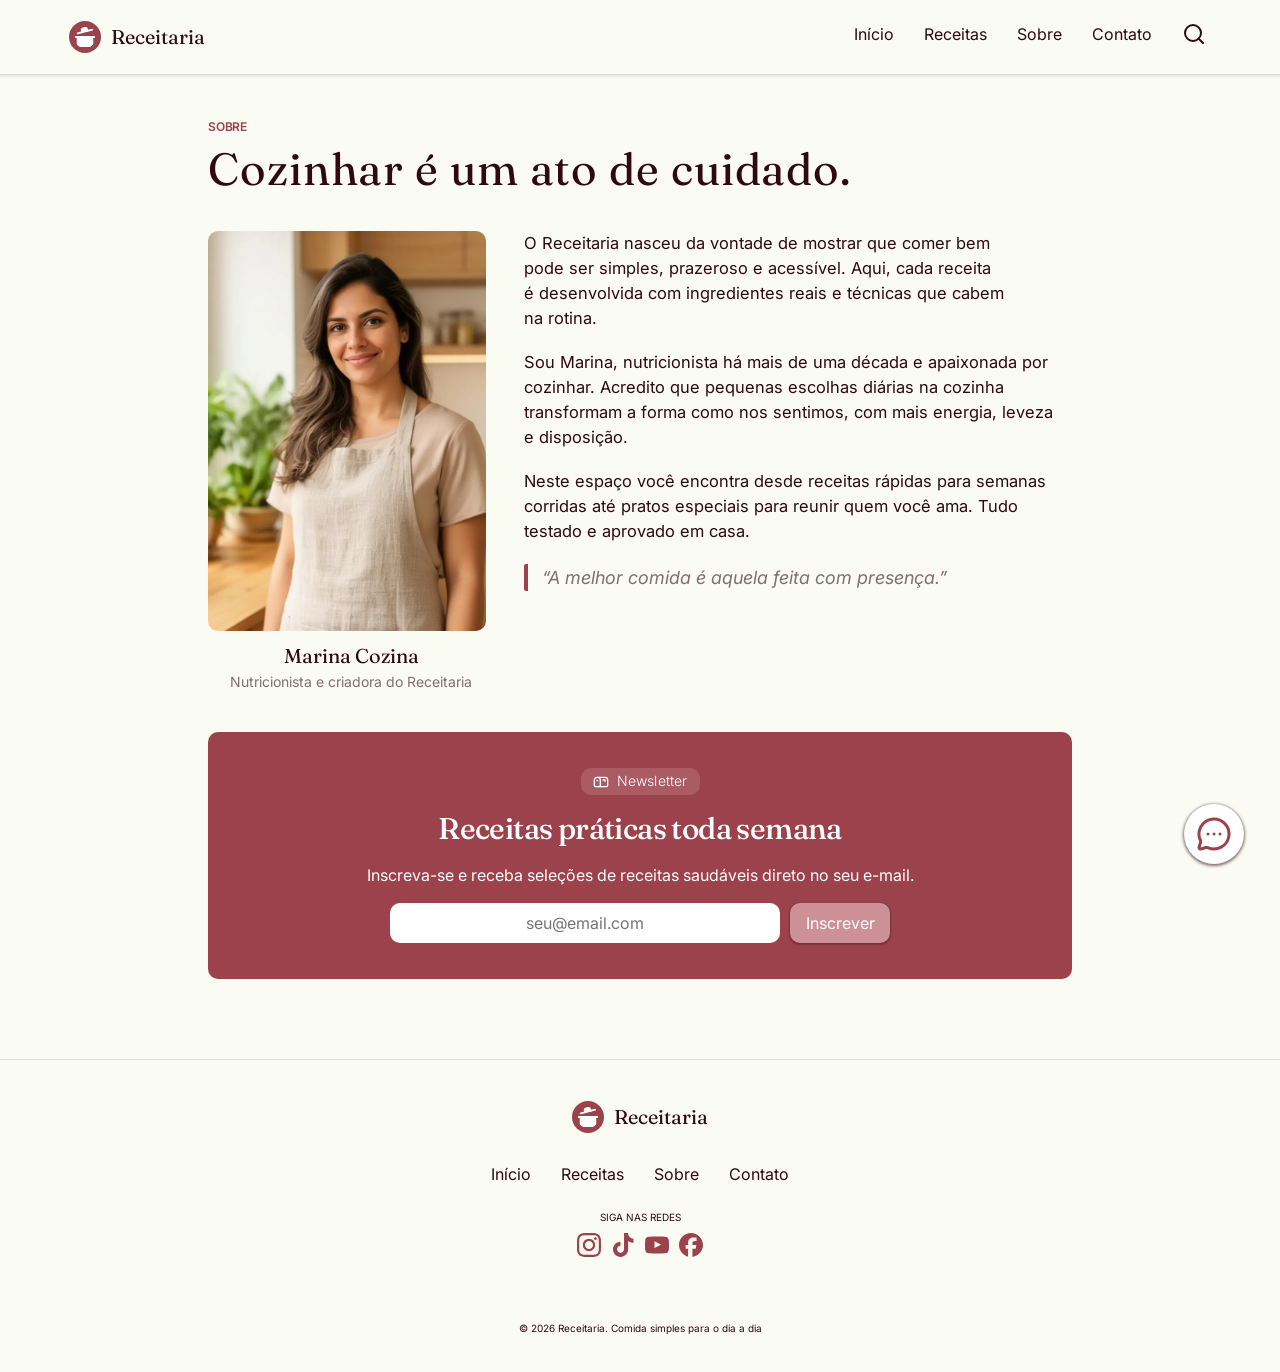
<file: pages/sobre.html>
<!doctype html>
<html lang="pt-BR">
  <head>
    <meta charset="UTF-8" />
    <meta name="viewport" content="width=device-width, initial-scale=1.0" />
    <!-- Meta Tags -->
    <title>Receitaria - Comida simples para o dia a dia</title>
    <meta
      name="description"
      content="Receitas simples e fáceis para aprender."
    />
    <link
      rel="shortcut icon"
      href="../assets/img/favicon.webp"
      type="image/webp"
    />
    <link rel="stylesheet" href="../assets/css/reset.css" />
    <link rel="preconnect" href="https://fonts.googleapis.com" />
    <link rel="preconnect" href="https://fonts.gstatic.com" crossorigin />
    <link
      href="https://fonts.googleapis.com/css2?family=Fraunces:ital,opsz,wght@0,9..144,100..900;1,9..144,100..900&family=Inter:ital,opsz,wght@0,14..32,100..900;1,14..32,100..900&display=swap"
      rel="stylesheet"
    />
    <link rel="stylesheet" href="../assets/css/style.css" />
  </head>
  <body id="pagina-sobre">
    <header class="header">
      <div class="container-pai">
        <div class="logo">
          <a href="../">
            <svg
              xmlns="http://www.w3.org/2000/svg"
              width="24"
              height="24"
              viewBox="0 0 24 24"
              fill="none"
              stroke="currentColor"
              stroke-width="2"
              stroke-linecap="round"
              stroke-linejoin="round"
              class="lucide lucide-cooking-pot-icon lucide-cooking-pot"
            >
              <path d="M2 12h20" />
              <path d="M20 12v8a2 2 0 0 1-2 2H6a2 2 0 0 1-2-2v-8" />
              <path d="m4 8 16-4" />
              <path
                d="m8.86 6.78-.45-1.81a2 2 0 0 1 1.45-2.43l1.94-.48a2 2 0 0 1 2.43 1.46l.45 1.8"
              />
            </svg>
            <span>Receitaria</span>
          </a>
        </div>

        <nav class="menu">
          <div class="menu-mobile">
            <a href="./receitas.html" class="link link-mobile">Receitas</a>
            <div class="icon-busca">
              <a href="#form-pesquisa" class="link">
                <svg
                  xmlns="http://www.w3.org/2000/svg"
                  width="24"
                  height="24"
                  viewBox="0 0 24 24"
                  fill="none"
                  stroke="currentColor"
                  stroke-width="2"
                  stroke-linecap="round"
                  stroke-linejoin="round"
                  class="lucide lucide-search-icon lucide-search"
                >
                  <path d="m21 21-4.34-4.34" />
                  <circle cx="11" cy="11" r="8" />
                </svg>
              </a>
            </div>
            <div class="icon-menu-mobile">
              <label for="menu-hamburguer">
                <svg
                  class="icone-hamburguer"
                  class="icone-hamburguer"
                  xmlns="http://www.w3.org/2000/svg"
                  width="24"
                  height="24"
                  viewBox="0 0 24 24"
                  fill="none"
                  stroke="#2f090e"
                  stroke-width="2"
                  stroke-linecap="round"
                  stroke-linejoin="round"
                  class="svg-menu-hamburger"
                >
                  <path d="M3 5h18" />
                  <path d="M3 12h18" />
                  <path d="M3 19h18" />
                </svg>
              </label>
              <input
                type="checkbox"
                name="icone-hamburguer"
                id="menu-hamburguer"
              />
              <ul class="lista-menu-mobile">
                <li class="menu-item">
                  <a href="../" class="link">Início</a>
                </li>
                <li class="menu-item">
                  <a href="./receitas.html" class="link">Receitas</a>
                </li>
                <li class="menu-item">
                  <a href="./sobre.html" class="link">Sobre</a>
                </li>
                <li class="menu-item">
                  <a href="./contato.html" class="link">Contato</a>
                </li>
              </ul>
            </div>
          </div>
          <ul class="lista-menu">
            <li class="menu-item pagina-atual">
              <a href="../" class="link">Início</a>
            </li>
            <li class="menu-item">
              <a href="./receitas.html" class="link">Receitas</a>
            </li>
            <li class="menu-item">
              <a href="./sobre.html" class="link">Sobre</a>
            </li>
            <li class="menu-item">
              <a href="./contato.html" class="link">Contato</a>
            </li>
            <li class="menu-item">
              <a href="#hero" class="link">
                <svg
                  xmlns="http://www.w3.org/2000/svg"
                  width="24"
                  height="24"
                  viewBox="0 0 24 24"
                  fill="none"
                  stroke="currentColor"
                  stroke-width="2"
                  stroke-linecap="round"
                  stroke-linejoin="round"
                  class="lucide lucide-search-icon lucide-search"
                >
                  <path d="m21 21-4.34-4.34" />
                  <circle cx="11" cy="11" r="8" />
                </svg>
              </a>
            </li>
          </ul>
        </nav>
      </div>
    </header>
    <main class="conteudo">
      <div class="container-pai">
        <!-- Sobre -->
        <header class="header-sobre">
          <h1>Sobre</h1>
          <p>Cozinhar é um ato de cuidado.</p>
        </header>
        <div class="conteudo-sobre">
          <figure>
            <img src="../assets/img/autora.webp" alt="Chef Marina Cozina" />
            <figcaption>
              <span class="nome">Marina Cozina</span>
              <span class="profissao"
                >Nutricionista e criadora do Receitaria</span
              >
            </figcaption>
          </figure>
          <div class="texto-sobre">
            <p>
              O Receitaria nasceu da vontade de mostrar que comer bem pode ser
              simples, prazeroso e acessível. Aqui, cada receita é desenvolvida
              com ingredientes reais e técnicas que cabem na rotina.
            </p>
            <p>
              Sou Marina, nutricionista há mais de uma década e apaixonada por
              cozinhar. Acredito que pequenas escolhas diárias na cozinha
              transformam a forma como nos sentimos, com mais energia, leveza e
              disposição.
            </p>
            <p>
              Neste espaço você encontra desde receitas rápidas para semanas
              corridas até pratos especiais para reunir quem você ama. Tudo
              testado e aprovado em casa.
            </p>
            <blockquote>
              “A melhor comida é aquela feita com presença.”
            </blockquote>
          </div>
        </div>
        <!-- Newsletter -->
        <section class="newsletter">
          <div class="emblema">
            <svg
              xmlns="http://www.w3.org/2000/svg"
              width="16"
              height="16"
              viewBox="0 0 24 24"
              fill="none"
              stroke="#fff"
              stroke-width="2"
              stroke-linecap="round"
              stroke-linejoin="round"
              class="svg-mailbox"
            >
              <path
                d="M22 17a2 2 0 0 1-2 2H4a2 2 0 0 1-2-2V9.5C2 7 4 5 6.5 5H18c2.2 0 4 1.8 4 4v8Z"
              />
              <polyline points="15,9 18,9 18,11" />
              <path d="M6.5 5C9 5 11 7 11 9.5V17a2 2 0 0 1-2 2" />
              <line x1="6" x2="7" y1="10" y2="10" />
            </svg>
            <h2>Newsletter</h2>
          </div>
          <h3>Receitas práticas toda semana</h3>
          <p>
            Inscreva-se e receba seleções de receitas saudáveis direto no seu
            e-mail.
          </p>
          <form
            class="form-newsletter"
            action="./pages/inscricao-realizada.html"
            method="post"
          >
            <label class="oculto" for="email">Email</label>
            <input
              type="text"
              name="email"
              id="email"
              placeholder="seu@email.com"
            />
            <input type="submit" value="Inscrever" />
          </form>
        </section>
      </div>
    </main>
    <footer class="footer">
      <div class="container-pai">
        <div class="container-item logo">
          <a href="../">
            <svg
              xmlns="http://www.w3.org/2000/svg"
              width="24"
              height="24"
              viewBox="0 0 24 24"
              fill="none"
              stroke="currentColor"
              stroke-width="2"
              stroke-linecap="round"
              stroke-linejoin="round"
              class="lucide lucide-cooking-pot-icon lucide-cooking-pot"
            >
              <path d="M2 12h20" />
              <path d="M20 12v8a2 2 0 0 1-2 2H6a2 2 0 0 1-2-2v-8" />
              <path d="m4 8 16-4" />
              <path
                d="m8.86 6.78-.45-1.81a2 2 0 0 1 1.45-2.43l1.94-.48a2 2 0 0 1 2.43 1.46l.45 1.8"
              />
            </svg>
            <span>Receitaria</span>
          </a>
          <!-- <p>
            Lorem Ipsum is simply dummy text of the printing and typesetting
            industry. Lorem Ipsum has been the industry's standard dummy text
            ever since 1966.
          </p> -->
        </div>
        <div class="container-item menu">
          <nav>
            <ul class="lista">
              <li class="menu-item pagina-atual">
                <a href="../" class="link">Início</a>
              </li>
              <li class="menu-item">
                <a href="./receitas.html" class="link">Receitas</a>
              </li>
              <li class="menu-item">
                <a href="./sobre.html" class="link">Sobre</a>
              </li>
              <li class="menu-item">
                <a href="./contato.html" class="link">Contato</a>
              </li>
            </ul>
          </nav>
        </div>
        <div class="container-item social">
          <p>Siga nas Redes</p>
          <ul class="link-social">
            <li class="icone">
              <a href="https://instagram.com">
                <svg
                  xmlns="http://www.w3.org/2000/svg"
                  width="48"
                  height="48"
                  viewBox="0 0 48 48"
                  fill="none"
                >
                  <g clip-path="url(#clip0_17_63)">
                    <path
                      d="M24 4.32187C30.4125 4.32187 31.1719 4.35 33.6938 4.4625C36.0375 4.56562 37.3031 4.95938 38.1469 5.2875C39.2625 5.71875 40.0688 6.24375 40.9031 7.07812C41.7469 7.92188 42.2625 8.71875 42.6938 9.83438C43.0219 10.6781 43.4156 11.9531 43.5188 14.2875C43.6313 16.8187 43.6594 17.5781 43.6594 23.9813C43.6594 30.3938 43.6313 31.1531 43.5188 33.675C43.4156 36.0188 43.0219 37.2844 42.6938 38.1281C42.2625 39.2438 41.7375 40.05 40.9031 40.8844C40.0594 41.7281 39.2625 42.2438 38.1469 42.675C37.3031 43.0031 36.0281 43.3969 33.6938 43.5C31.1625 43.6125 30.4031 43.6406 24 43.6406C17.5875 43.6406 16.8281 43.6125 14.3063 43.5C11.9625 43.3969 10.6969 43.0031 9.85313 42.675C8.7375 42.2438 7.93125 41.7188 7.09688 40.8844C6.25313 40.0406 5.7375 39.2438 5.30625 38.1281C4.97813 37.2844 4.58438 36.0094 4.48125 33.675C4.36875 31.1438 4.34063 30.3844 4.34063 23.9813C4.34063 17.5688 4.36875 16.8094 4.48125 14.2875C4.58438 11.9437 4.97813 10.6781 5.30625 9.83438C5.7375 8.71875 6.2625 7.9125 7.09688 7.07812C7.94063 6.23438 8.7375 5.71875 9.85313 5.2875C10.6969 4.95938 11.9719 4.56562 14.3063 4.4625C16.8281 4.35 17.5875 4.32187 24 4.32187ZM24 0C17.4844 0 16.6688 0.028125 14.1094 0.140625C11.5594 0.253125 9.80625 0.665625 8.2875 1.25625C6.70312 1.875 5.3625 2.69062 4.03125 4.03125C2.69063 5.3625 1.875 6.70313 1.25625 8.27813C0.665625 9.80625 0.253125 11.55 0.140625 14.1C0.028125 16.6687 0 17.4844 0 24C0 30.5156 0.028125 31.3312 0.140625 33.8906C0.253125 36.4406 0.665625 38.1938 1.25625 39.7125C1.875 41.2969 2.69063 42.6375 4.03125 43.9688C5.3625 45.3 6.70313 46.125 8.27813 46.7344C9.80625 47.325 11.55 47.7375 14.1 47.85C16.6594 47.9625 17.475 47.9906 23.9906 47.9906C30.5063 47.9906 31.3219 47.9625 33.8813 47.85C36.4313 47.7375 38.1844 47.325 39.7031 46.7344C41.2781 46.125 42.6188 45.3 43.95 43.9688C45.2812 42.6375 46.1063 41.2969 46.7156 39.7219C47.3063 38.1938 47.7188 36.45 47.8313 33.9C47.9438 31.3406 47.9719 30.525 47.9719 24.0094C47.9719 17.4938 47.9438 16.6781 47.8313 14.1188C47.7188 11.5688 47.3063 9.81563 46.7156 8.29688C46.125 6.70312 45.3094 5.3625 43.9688 4.03125C42.6375 2.7 41.2969 1.875 39.7219 1.26562C38.1938 0.675 36.45 0.2625 33.9 0.15C31.3313 0.028125 30.5156 0 24 0Z"
                      fill="#9b424d"
                    />
                    <path
                      d="M24 11.6719C17.1938 11.6719 11.6719 17.1938 11.6719 24C11.6719 30.8062 17.1938 36.3281 24 36.3281C30.8062 36.3281 36.3281 30.8062 36.3281 24C36.3281 17.1938 30.8062 11.6719 24 11.6719ZM24 31.9969C19.5844 31.9969 16.0031 28.4156 16.0031 24C16.0031 19.5844 19.5844 16.0031 24 16.0031C28.4156 16.0031 31.9969 19.5844 31.9969 24C31.9969 28.4156 28.4156 31.9969 24 31.9969Z"
                      fill="#9b424d"
                    />
                    <path
                      d="M39.6937 11.1843C39.6937 12.778 38.4 14.0624 36.8156 14.0624C35.2219 14.0624 33.9375 12.7687 33.9375 11.1843C33.9375 9.59053 35.2313 8.30615 36.8156 8.30615C38.4 8.30615 39.6937 9.5999 39.6937 11.1843Z"
                      fill="#9b424d"
                    />
                  </g>
                  <defs>
                    <clipPath id="clip0_17_63">
                      <rect width="48" height="48" fill="#9b424d" />
                    </clipPath>
                  </defs>
                </svg>
              </a>
            </li>
            <li class="icone">
              <a href="https://tiktok.com">
                <svg
                  xmlns="http://www.w3.org/2000/svg"
                  width="48"
                  height="48"
                  viewBox="0 0 48 48"
                  fill="none"
                >
                  <path
                    d="M34.1451 0H26.0556V32.6956C26.0556 36.5913 22.9444 39.7913 19.0725 39.7913C15.2007 39.7913 12.0894 36.5913 12.0894 32.6956C12.0894 28.8696 15.1315 25.7391 18.8651 25.6V17.3913C10.6374 17.5304 4 24.2783 4 32.6956C4 41.1827 10.7757 48 19.1417 48C27.5075 48 34.2833 41.1131 34.2833 32.6956V15.9304C37.3255 18.1565 41.059 19.4783 45 19.5479V11.3391C38.9157 11.1304 34.1451 6.12173 34.1451 0Z"
                    fill="#9b424d"
                  />
                </svg>
              </a>
            </li>
            <li class="icone">
              <a href="https://youtube.com">
                <svg
                  xmlns="http://www.w3.org/2000/svg"
                  width="48"
                  height="48"
                  viewBox="0 0 48 48"
                  fill="none"
                >
                  <path
                    d="M47.5219 14.4001C47.5219 14.4001 47.0531 11.0907 45.6094 9.6376C43.7812 7.7251 41.7375 7.71572 40.8 7.60322C34.0875 7.11572 24.0094 7.11572 24.0094 7.11572H23.9906C23.9906 7.11572 13.9125 7.11572 7.2 7.60322C6.2625 7.71572 4.21875 7.7251 2.39062 9.6376C0.946875 11.0907 0.4875 14.4001 0.4875 14.4001C0.4875 14.4001 0 18.2907 0 22.172V25.8095C0 29.6907 0.478125 33.5813 0.478125 33.5813C0.478125 33.5813 0.946875 36.8907 2.38125 38.3438C4.20937 40.2563 6.60938 40.1907 7.67813 40.397C11.5219 40.7626 24 40.8751 24 40.8751C24 40.8751 34.0875 40.8563 40.8 40.3782C41.7375 40.2657 43.7812 40.2563 45.6094 38.3438C47.0531 36.8907 47.5219 33.5813 47.5219 33.5813C47.5219 33.5813 48 29.7001 48 25.8095V22.172C48 18.2907 47.5219 14.4001 47.5219 14.4001ZM19.0406 30.2251V16.7345L32.0062 23.5032L19.0406 30.2251Z"
                    fill="#9b424d"
                  />
                </svg>
              </a>
            </li>
            <li class="icone">
              <a href="https://facebook.com">
                <svg
                  xmlns="http://www.w3.org/2000/svg"
                  width="48"
                  height="48"
                  viewBox="0 0 48 48"
                  fill="none"
                >
                  <g clip-path="url(#clip0_17_61)">
                    <path
                      d="M24 0C10.7453 0 0 10.7453 0 24C0 35.255 7.74912 44.6995 18.2026 47.2934V31.3344H13.2538V24H18.2026V20.8397C18.2026 12.671 21.8995 8.8848 29.9194 8.8848C31.44 8.8848 34.0637 9.18336 35.137 9.48096V16.129C34.5706 16.0694 33.5866 16.0397 32.3645 16.0397C28.4294 16.0397 26.9088 17.5306 26.9088 21.4061V24H34.7482L33.4013 31.3344H26.9088V47.8243C38.7926 46.3891 48.001 36.2707 48.001 24C48 10.7453 37.2547 0 24 0Z"
                      fill="#9b424d"
                    />
                  </g>
                  <defs>
                    <clipPath id="clip0_17_61">
                      <rect width="48" height="48" fill="white" />
                    </clipPath>
                  </defs>
                </svg>
              </a>
            </li>
          </ul>
        </div>
      </div>
      <small class="text-footer"
        >© 2026 Receitaria. Comida simples para o dia a dia</small
      >
    </footer>
    <div class="contato-flutuante">
      <a
        href="https://wa.me/5511099999999?text=Olá%2C+quero+tirar+uma+dúvida%21"
        target="_blank"
        title="Fale Conosoco"
      >
        <svg
          xmlns="http://www.w3.org/2000/svg"
          viewBox="0 0 24 24"
          fill="none"
          stroke="#9b424d"
          stroke-width="2"
          stroke-linecap="round"
          stroke-linejoin="round"
          class="svg-mensagem"
        >
          <path
            d="M2.992 16.342a2 2 0 0 1 .094 1.167l-1.065 3.29a1 1 0 0 0 1.236 1.168l3.413-.998a2 2 0 0 1 1.099.092 10 10 0 1 0-4.777-4.719"
          />
          <path d="M8 12h.01" />
          <path d="M12 12h.01" />
          <path d="M16 12h.01" />
        </svg>
      </a>
    </div>
  </body>
</html>
</file>
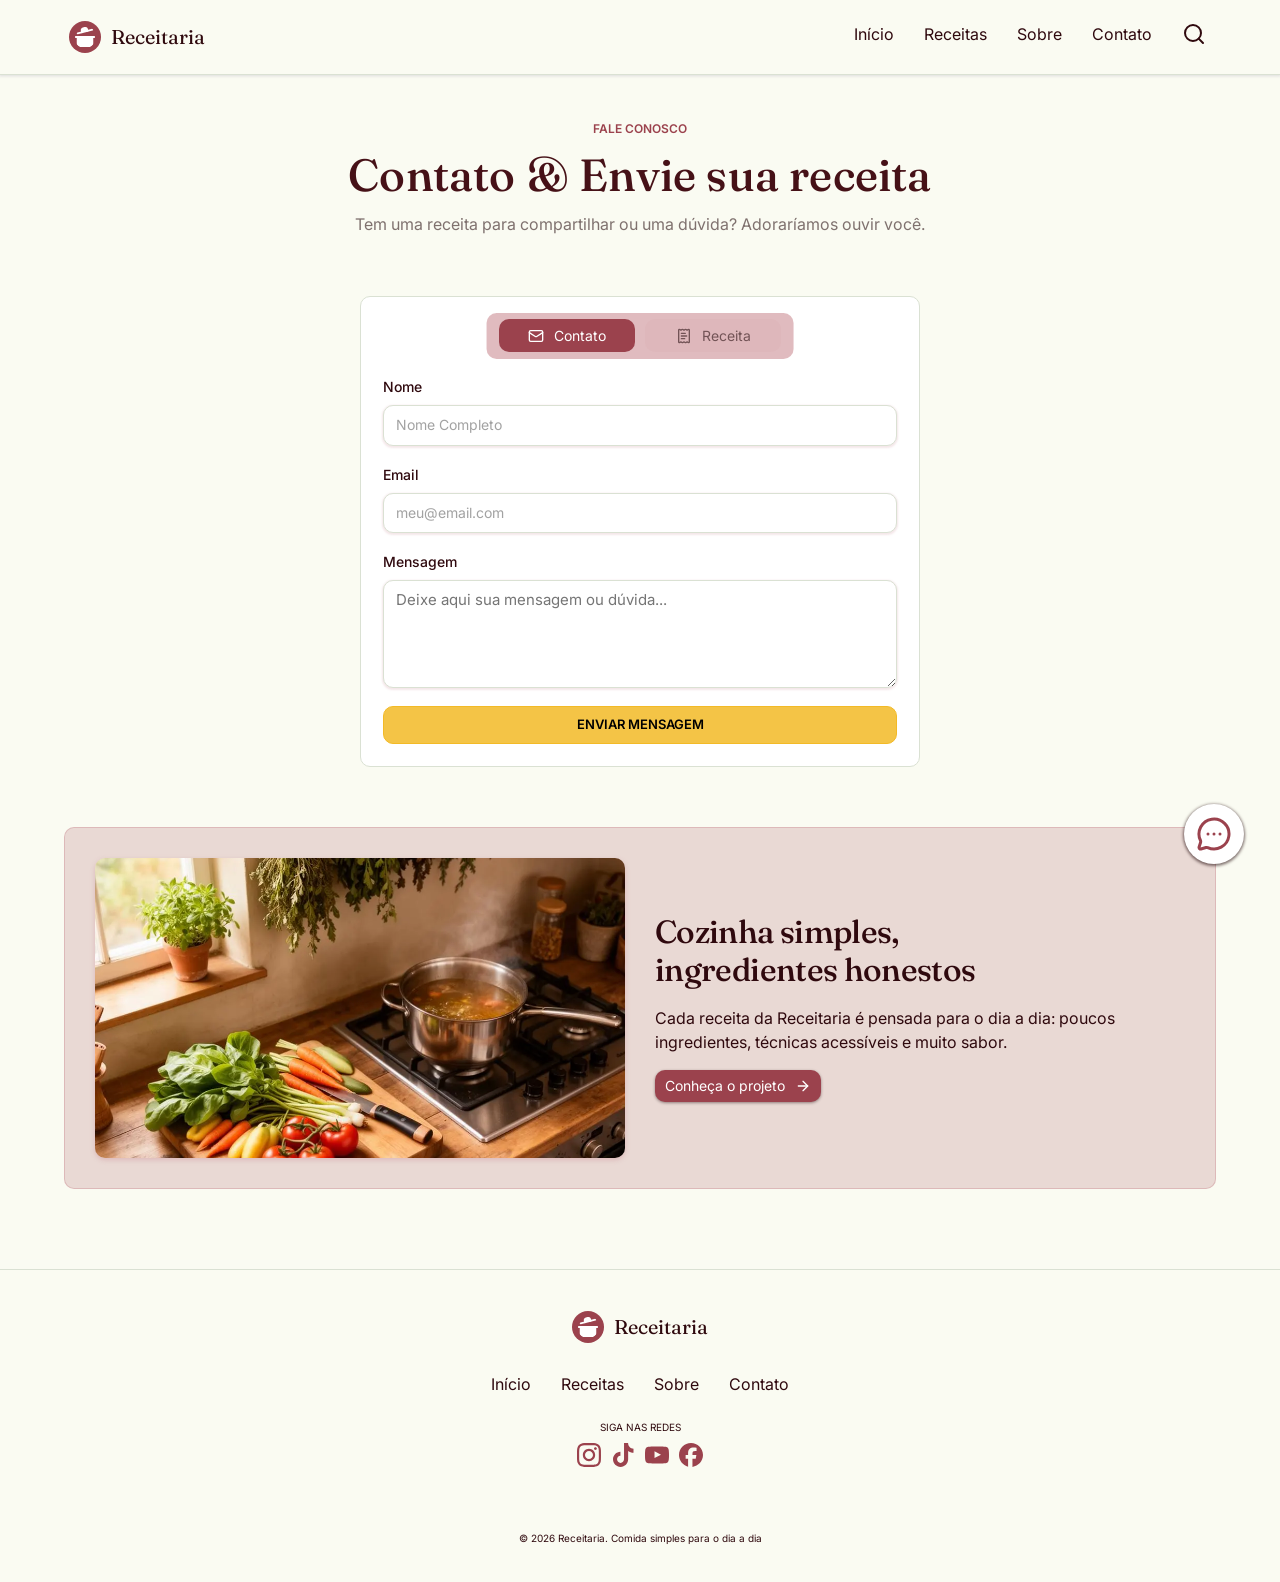
<file: pagina/contato.html>
<!doctype html>
<html lang="pt-BR">
  <head>
    <meta charset="UTF-8" />
    <meta name="viewport" content="width=device-width, initial-scale=1.0" />
    <!-- Meta Tags -->
    <title>Receitaria - Fale Conosco e Envie sua receita</title>
    <meta name="description" content="Fale Conosco e Envie sua receita." />
    <link
      rel="shortcut icon"
      href="../assets/img/favicon.webp"
      type="image/webp"
    />
    <link rel="stylesheet" href="../assets/css/reset.css" />
    <link rel="preconnect" href="https://fonts.googleapis.com" />
    <link rel="preconnect" href="https://fonts.gstatic.com" crossorigin />
    <link
      href="https://fonts.googleapis.com/css2?family=Fraunces:ital,opsz,wght@0,9..144,100..900;1,9..144,100..900&family=Inter:ital,opsz,wght@0,14..32,100..900;1,14..32,100..900&display=swap"
      rel="stylesheet"
    />
    <link rel="stylesheet" href="../assets/css/style.css" />
  </head>
  <body id="pagina-contato">
    <header class="header">
      <div class="container-pai">
        <div class="logo">
          <a href="../">
            <svg
              xmlns="http://www.w3.org/2000/svg"
              width="24"
              height="24"
              viewBox="0 0 24 24"
              fill="none"
              stroke="currentColor"
              stroke-width="2"
              stroke-linecap="round"
              stroke-linejoin="round"
              class="lucide lucide-cooking-pot-icon lucide-cooking-pot"
            >
              <path d="M2 12h20" />
              <path d="M20 12v8a2 2 0 0 1-2 2H6a2 2 0 0 1-2-2v-8" />
              <path d="m4 8 16-4" />
              <path
                d="m8.86 6.78-.45-1.81a2 2 0 0 1 1.45-2.43l1.94-.48a2 2 0 0 1 2.43 1.46l.45 1.8"
              />
            </svg>
            <span>Receitaria</span>
          </a>
        </div>

        <nav class="menu">
          <div class="menu-mobile">
            <a href="./receitas.html" class="link link-mobile">Receitas</a>
            <div class="icon-busca">
              <a href="#form-pesquisa" class="link">
                <svg
                  xmlns="http://www.w3.org/2000/svg"
                  width="24"
                  height="24"
                  viewBox="0 0 24 24"
                  fill="none"
                  stroke="currentColor"
                  stroke-width="2"
                  stroke-linecap="round"
                  stroke-linejoin="round"
                  class="lucide lucide-search-icon lucide-search"
                >
                  <path d="m21 21-4.34-4.34" />
                  <circle cx="11" cy="11" r="8" />
                </svg>
              </a>
            </div>
            <div class="icon-menu-mobile">
              <label for="menu-hamburguer">
                <svg
                  class="icone-hamburguer"
                  class="icone-hamburguer"
                  xmlns="http://www.w3.org/2000/svg"
                  width="24"
                  height="24"
                  viewBox="0 0 24 24"
                  fill="none"
                  stroke="#2f090e"
                  stroke-width="2"
                  stroke-linecap="round"
                  stroke-linejoin="round"
                  class="svg-menu-hamburger"
                >
                  <path d="M3 5h18" />
                  <path d="M3 12h18" />
                  <path d="M3 19h18" />
                </svg>
              </label>
              <input
                type="checkbox"
                name="icone-hamburguer"
                id="menu-hamburguer"
              />
              <ul class="lista-menu-mobile">
                <li class="menu-item">
                  <a href="../" class="link">Início</a>
                </li>
                <li class="menu-item">
                  <a href="./receitas.html" class="link">Receitas</a>
                </li>
                <li class="menu-item">
                  <a href="./sobre.html" class="link">Sobre</a>
                </li>
                <li class="menu-item">
                  <a href="./contato.html" class="link">Contato</a>
                </li>
              </ul>
            </div>
          </div>
          <ul class="lista-menu">
            <li class="menu-item pagina-atual">
              <a href="../" class="link">Início</a>
            </li>
            <li class="menu-item">
              <a href="./receitas.html" class="link">Receitas</a>
            </li>
            <li class="menu-item">
              <a href="./sobre.html" class="link">Sobre</a>
            </li>
            <li class="menu-item">
              <a href="./contato.html" class="link">Contato</a>
            </li>
            <li class="menu-item">
              <a href="#hero" class="link">
                <svg
                  xmlns="http://www.w3.org/2000/svg"
                  width="24"
                  height="24"
                  viewBox="0 0 24 24"
                  fill="none"
                  stroke="currentColor"
                  stroke-width="2"
                  stroke-linecap="round"
                  stroke-linejoin="round"
                  class="lucide lucide-search-icon lucide-search"
                >
                  <path d="m21 21-4.34-4.34" />
                  <circle cx="11" cy="11" r="8" />
                </svg>
              </a>
            </li>
          </ul>
        </nav>
      </div>
    </header>
    <main class="conteudo">
      <div class="container-pai">
        <!-- Contato -->
        <header class="titulo-topo">
          <span class="texto-decor">Fale Conosco</span>
          <h1 class="titulo-h1">Contato & Envie sua receita</h1>
          <p>
            Tem uma receita para compartilhar ou uma dúvida? Adoraríamos ouvir
            você.
          </p>
        </header>

        <!-- Formularios -->
        <div class="formularios">
          <input type="radio" name="btn-alternar" class="btn-alternar" id="form-contato" checked />
          <label class="label" for="form-contato">
            <svg
              xmlns="http://www.w3.org/2000/svg"
              width="24"
              height="24"
              viewBox="0 0 24 24"
              fill="none"
              stroke="currentColor"
              stroke-width="2"
              stroke-linecap="round"
              stroke-linejoin="round"
              class="svg-mail"
            >
              <path d="m22 7-8.991 5.727a2 2 0 0 1-2.009 0L2 7" />
              <rect x="2" y="4" width="20" height="16" rx="2" />
            </svg>
            Contato
          </label>

          <input type="radio" name="btn-alternar" class="btn-alternar" id="form-receita" />
          <label class="label" for="form-receita">
            <svg
              xmlns="http://www.w3.org/2000/svg"
              width="24"
              height="24"
              viewBox="0 0 24 24"
              fill="none"
              stroke="currentColor"
              stroke-width="2"
              stroke-linecap="round"
              stroke-linejoin="round"
              class="svg-receita"
            >
              <path d="M13 16H8" />
              <path d="M14 8H8" />
              <path d="M16 12H8" />
              <path
                d="M4 3a1 1 0 0 1 1-1 1.3 1.3 0 0 1 .7.2l.933.6a1.3 1.3 0 0 0 1.4 0l.934-.6a1.3 1.3 0 0 1 1.4 0l.933.6a1.3 1.3 0 0 0 1.4 0l.933-.6a1.3 1.3 0 0 1 1.4 0l.934.6a1.3 1.3 0 0 0 1.4 0l.933-.6A1.3 1.3 0 0 1 19 2a1 1 0 0 1 1 1v18a1 1 0 0 1-1 1 1.3 1.3 0 0 1-.7-.2l-.933-.6a1.3 1.3 0 0 0-1.4 0l-.934.6a1.3 1.3 0 0 1-1.4 0l-.933-.6a1.3 1.3 0 0 0-1.4 0l-.933.6a1.3 1.3 0 0 1-1.4 0l-.934-.6a1.3 1.3 0 0 0-1.4 0l-.933.6a1.3 1.3 0 0 1-.7.2 1 1 0 0 1-1-1z"
              />
            </svg>
            Receita
          </label>

          <div class="enviar" id="enviar-contato">
            <form action="" method="post">
              <div class="campo">
                <label for="nome">Nome</label>
                <input type="text" name="nome" id="nome" placeholder="Nome Completo" required/>
              </div>
              <div class="campo">
                <label for="email">Email</label>
                <input type="email" name="email" id="email" placeholder="meu@email.com" required/>
              </div>
              <div class="campo">
                <label for="mensagem">Mensagem</label>
                <textarea name="mensagem" id="mensagem" rows="4" placeholder="Deixe aqui sua mensagem ou dúvida..." required></textarea>
              </div>
              <input type="submit" value="Enviar Mensagem" />
            </form>
          </div>

          <div class="enviar" id="enviar-receita">
            <form action="" method="post">
              <div class="campo">
                <label for="nome">Nome</label>
                <input type="text" name="nome" id="nome" placeholder="Nome Completo" required/>
              </div>
              <div class="campo">
                <label for="email">Email</label>
                <input type="email" name="email" id="email" placeholder="meu@email.com" required/>
              </div>
              <div class="campo">
                <label for="titulo-receita">Título da Receita</label>
                <input type="text" name="titulo-receita" id="titulo-receita" placeholder="Receita de ..." required/>
              </div>
              <div class="campo">
                <label for="categoria-receita">Categoria</label>
                <select name="categoria-receita" id="categoria-receita" required>
                  <option value="">Selecione...</option>
                  <option value="receitas-quentes">Receitas Quentes</option>
                  <option value="receitas-rapidas">Receitas Rápidas</option>
                  <option value="saladas">Saladas</option>
                </select>
              </div>
              <div class="campo">
                <p class="label-radios">Tempo de preparo</p>
                <div class="wrap-inputs">
                  <div class="radio">
                    <input type="radio" name="tempo" value="15-min" id="15-min" required/>
                    <label for="15-min">15 minutos</label>
                  </div>
                  <div class="radio">
                    <input type="radio" name="tempo" value="30-min" id="30-min" />
                    <label for="30-min">30 minutos</label>
                  </div>
                  <div class="radio">
                    <input type="radio" name="tempo" value="1-hora" id="1-hora" />
                    <label for="1-hora">1 hora</label>
                  </div>
                  <div class="radio">
                    <input type="radio" name="tempo" value="1h 30min" id="1h 30min" />
                    <label for="1h 30min">1h 30min</label>
                  </div>
                </div>
              </div>
              <div class="campo">
                <label for="ingredientes">Ingredientes (um por linha)</label>
                <textarea
                  required
                  name="ingredientes"
                  id="ingredientes"
                  rows="6"
                  placeholder="- Proteína&#10;- Legumes&#10;- Temperos&#10;- Sal e pimenta a gosto..."
                ></textarea>
              </div>
              <div class="campo">
                <label for="modo-preparar">Modo de Preparo</label>
                <textarea
                  required
                  name="modo-preparar"
                  id="modo-preparar"
                  rows="6"
                  placeholder="1. Picar e descascar&#10;2. Misturar&#10;3. Cozinhar&#10;4. Experimentar..."
                ></textarea>
              </div>
              <input type="submit" value="Enviar Receita" />
            </form>
          </div>
        </div>

        <!-- Sobre -->
        <section id="sobre">
          <div class="banner-sobre">
            <div class="img-banner">
              <img
                src="../assets/img/bastidores.webp"
                alt="bastidores da cozinha"
              />
            </div>
            <div class="conteudo-banner">
              <h2 class="titulo">Cozinha simples, ingredientes honestos</h2>
              <p>
                Cada receita da Receitaria é pensada para o dia a dia: poucos
                ingredientes, técnicas acessíveis e muito sabor.
              </p>
              <a class="cta-receita" href="./pagina/sobre.html">
                Conheça o projeto
                <svg
                  xmlns="http://www.w3.org/2000/svg"
                  width="24"
                  height="24"
                  viewBox="0 0 24 24"
                  fill="none"
                  stroke="currentColor"
                  stroke-width="2"
                  stroke-linecap="round"
                  stroke-linejoin="round"
                  class="svg-seta"
                  aria-hidden="true"
                >
                  <path d="M5 12h14"></path>
                  <path d="m12 5 7 7-7 7"></path>
                </svg>
              </a>
            </div>
          </div>
        </section>
      </div>
    </main>
    <footer class="footer">
      <div class="container-pai">
        <div class="container-item logo">
          <a href="../">
            <svg
              xmlns="http://www.w3.org/2000/svg"
              width="24"
              height="24"
              viewBox="0 0 24 24"
              fill="none"
              stroke="currentColor"
              stroke-width="2"
              stroke-linecap="round"
              stroke-linejoin="round"
              class="lucide lucide-cooking-pot-icon lucide-cooking-pot"
            >
              <path d="M2 12h20" />
              <path d="M20 12v8a2 2 0 0 1-2 2H6a2 2 0 0 1-2-2v-8" />
              <path d="m4 8 16-4" />
              <path
                d="m8.86 6.78-.45-1.81a2 2 0 0 1 1.45-2.43l1.94-.48a2 2 0 0 1 2.43 1.46l.45 1.8"
              />
            </svg>
            <span>Receitaria</span>
          </a>
          <!-- <p>
            Lorem Ipsum is simply dummy text of the printing and typesetting
            industry. Lorem Ipsum has been the industry's standard dummy text
            ever since 1966.
          </p> -->
        </div>
        <div class="container-item menu">
          <nav>
            <ul class="lista">
              <li class="menu-item pagina-atual">
                <a href="../" class="link">Início</a>
              </li>
              <li class="menu-item">
                <a href="./receitas.html" class="link">Receitas</a>
              </li>
              <li class="menu-item">
                <a href="./sobre.html" class="link">Sobre</a>
              </li>
              <li class="menu-item">
                <a href="./contato.html" class="link">Contato</a>
              </li>
            </ul>
          </nav>
        </div>
        <div class="container-item social">
          <p>Siga nas Redes</p>
          <ul class="link-social">
            <li class="icone">
              <a href="https://instagram.com">
                <svg
                  xmlns="http://www.w3.org/2000/svg"
                  width="48"
                  height="48"
                  viewBox="0 0 48 48"
                  fill="none"
                >
                  <g clip-path="url(#clip0_17_63)">
                    <path
                      d="M24 4.32187C30.4125 4.32187 31.1719 4.35 33.6938 4.4625C36.0375 4.56562 37.3031 4.95938 38.1469 5.2875C39.2625 5.71875 40.0688 6.24375 40.9031 7.07812C41.7469 7.92188 42.2625 8.71875 42.6938 9.83438C43.0219 10.6781 43.4156 11.9531 43.5188 14.2875C43.6313 16.8187 43.6594 17.5781 43.6594 23.9813C43.6594 30.3938 43.6313 31.1531 43.5188 33.675C43.4156 36.0188 43.0219 37.2844 42.6938 38.1281C42.2625 39.2438 41.7375 40.05 40.9031 40.8844C40.0594 41.7281 39.2625 42.2438 38.1469 42.675C37.3031 43.0031 36.0281 43.3969 33.6938 43.5C31.1625 43.6125 30.4031 43.6406 24 43.6406C17.5875 43.6406 16.8281 43.6125 14.3063 43.5C11.9625 43.3969 10.6969 43.0031 9.85313 42.675C8.7375 42.2438 7.93125 41.7188 7.09688 40.8844C6.25313 40.0406 5.7375 39.2438 5.30625 38.1281C4.97813 37.2844 4.58438 36.0094 4.48125 33.675C4.36875 31.1438 4.34063 30.3844 4.34063 23.9813C4.34063 17.5688 4.36875 16.8094 4.48125 14.2875C4.58438 11.9437 4.97813 10.6781 5.30625 9.83438C5.7375 8.71875 6.2625 7.9125 7.09688 7.07812C7.94063 6.23438 8.7375 5.71875 9.85313 5.2875C10.6969 4.95938 11.9719 4.56562 14.3063 4.4625C16.8281 4.35 17.5875 4.32187 24 4.32187ZM24 0C17.4844 0 16.6688 0.028125 14.1094 0.140625C11.5594 0.253125 9.80625 0.665625 8.2875 1.25625C6.70312 1.875 5.3625 2.69062 4.03125 4.03125C2.69063 5.3625 1.875 6.70313 1.25625 8.27813C0.665625 9.80625 0.253125 11.55 0.140625 14.1C0.028125 16.6687 0 17.4844 0 24C0 30.5156 0.028125 31.3312 0.140625 33.8906C0.253125 36.4406 0.665625 38.1938 1.25625 39.7125C1.875 41.2969 2.69063 42.6375 4.03125 43.9688C5.3625 45.3 6.70313 46.125 8.27813 46.7344C9.80625 47.325 11.55 47.7375 14.1 47.85C16.6594 47.9625 17.475 47.9906 23.9906 47.9906C30.5063 47.9906 31.3219 47.9625 33.8813 47.85C36.4313 47.7375 38.1844 47.325 39.7031 46.7344C41.2781 46.125 42.6188 45.3 43.95 43.9688C45.2812 42.6375 46.1063 41.2969 46.7156 39.7219C47.3063 38.1938 47.7188 36.45 47.8313 33.9C47.9438 31.3406 47.9719 30.525 47.9719 24.0094C47.9719 17.4938 47.9438 16.6781 47.8313 14.1188C47.7188 11.5688 47.3063 9.81563 46.7156 8.29688C46.125 6.70312 45.3094 5.3625 43.9688 4.03125C42.6375 2.7 41.2969 1.875 39.7219 1.26562C38.1938 0.675 36.45 0.2625 33.9 0.15C31.3313 0.028125 30.5156 0 24 0Z"
                      fill="#9b424d"
                    />
                    <path
                      d="M24 11.6719C17.1938 11.6719 11.6719 17.1938 11.6719 24C11.6719 30.8062 17.1938 36.3281 24 36.3281C30.8062 36.3281 36.3281 30.8062 36.3281 24C36.3281 17.1938 30.8062 11.6719 24 11.6719ZM24 31.9969C19.5844 31.9969 16.0031 28.4156 16.0031 24C16.0031 19.5844 19.5844 16.0031 24 16.0031C28.4156 16.0031 31.9969 19.5844 31.9969 24C31.9969 28.4156 28.4156 31.9969 24 31.9969Z"
                      fill="#9b424d"
                    />
                    <path
                      d="M39.6937 11.1843C39.6937 12.778 38.4 14.0624 36.8156 14.0624C35.2219 14.0624 33.9375 12.7687 33.9375 11.1843C33.9375 9.59053 35.2313 8.30615 36.8156 8.30615C38.4 8.30615 39.6937 9.5999 39.6937 11.1843Z"
                      fill="#9b424d"
                    />
                  </g>
                  <defs>
                    <clipPath id="clip0_17_63">
                      <rect width="48" height="48" fill="#9b424d" />
                    </clipPath>
                  </defs>
                </svg>
              </a>
            </li>
            <li class="icone">
              <a href="https://tiktok.com">
                <svg
                  xmlns="http://www.w3.org/2000/svg"
                  width="48"
                  height="48"
                  viewBox="0 0 48 48"
                  fill="none"
                >
                  <path
                    d="M34.1451 0H26.0556V32.6956C26.0556 36.5913 22.9444 39.7913 19.0725 39.7913C15.2007 39.7913 12.0894 36.5913 12.0894 32.6956C12.0894 28.8696 15.1315 25.7391 18.8651 25.6V17.3913C10.6374 17.5304 4 24.2783 4 32.6956C4 41.1827 10.7757 48 19.1417 48C27.5075 48 34.2833 41.1131 34.2833 32.6956V15.9304C37.3255 18.1565 41.059 19.4783 45 19.5479V11.3391C38.9157 11.1304 34.1451 6.12173 34.1451 0Z"
                    fill="#9b424d"
                  />
                </svg>
              </a>
            </li>
            <li class="icone">
              <a href="https://youtube.com">
                <svg
                  xmlns="http://www.w3.org/2000/svg"
                  width="48"
                  height="48"
                  viewBox="0 0 48 48"
                  fill="none"
                >
                  <path
                    d="M47.5219 14.4001C47.5219 14.4001 47.0531 11.0907 45.6094 9.6376C43.7812 7.7251 41.7375 7.71572 40.8 7.60322C34.0875 7.11572 24.0094 7.11572 24.0094 7.11572H23.9906C23.9906 7.11572 13.9125 7.11572 7.2 7.60322C6.2625 7.71572 4.21875 7.7251 2.39062 9.6376C0.946875 11.0907 0.4875 14.4001 0.4875 14.4001C0.4875 14.4001 0 18.2907 0 22.172V25.8095C0 29.6907 0.478125 33.5813 0.478125 33.5813C0.478125 33.5813 0.946875 36.8907 2.38125 38.3438C4.20937 40.2563 6.60938 40.1907 7.67813 40.397C11.5219 40.7626 24 40.8751 24 40.8751C24 40.8751 34.0875 40.8563 40.8 40.3782C41.7375 40.2657 43.7812 40.2563 45.6094 38.3438C47.0531 36.8907 47.5219 33.5813 47.5219 33.5813C47.5219 33.5813 48 29.7001 48 25.8095V22.172C48 18.2907 47.5219 14.4001 47.5219 14.4001ZM19.0406 30.2251V16.7345L32.0062 23.5032L19.0406 30.2251Z"
                    fill="#9b424d"
                  />
                </svg>
              </a>
            </li>
            <li class="icone">
              <a href="https://facebook.com">
                <svg
                  xmlns="http://www.w3.org/2000/svg"
                  width="48"
                  height="48"
                  viewBox="0 0 48 48"
                  fill="none"
                >
                  <g clip-path="url(#clip0_17_61)">
                    <path
                      d="M24 0C10.7453 0 0 10.7453 0 24C0 35.255 7.74912 44.6995 18.2026 47.2934V31.3344H13.2538V24H18.2026V20.8397C18.2026 12.671 21.8995 8.8848 29.9194 8.8848C31.44 8.8848 34.0637 9.18336 35.137 9.48096V16.129C34.5706 16.0694 33.5866 16.0397 32.3645 16.0397C28.4294 16.0397 26.9088 17.5306 26.9088 21.4061V24H34.7482L33.4013 31.3344H26.9088V47.8243C38.7926 46.3891 48.001 36.2707 48.001 24C48 10.7453 37.2547 0 24 0Z"
                      fill="#9b424d"
                    />
                  </g>
                  <defs>
                    <clipPath id="clip0_17_61">
                      <rect width="48" height="48" fill="white" />
                    </clipPath>
                  </defs>
                </svg>
              </a>
            </li>
          </ul>
        </div>
      </div>
      <small class="text-footer"
        >© 2026 Receitaria. Comida simples para o dia a dia</small
      >
    </footer>
    <div class="contato-flutuante">
      <a
        href="https://wa.me/5511099999999?text=Olá%2C+quero+tirar+uma+dúvida%21"
        target="_blank"
        title="Fale Conosoco"
      >
        <svg
          xmlns="http://www.w3.org/2000/svg"
          viewBox="0 0 24 24"
          fill="none"
          stroke="#9b424d"
          stroke-width="2"
          stroke-linecap="round"
          stroke-linejoin="round"
          class="svg-mensagem"
        >
          <path
            d="M2.992 16.342a2 2 0 0 1 .094 1.167l-1.065 3.29a1 1 0 0 0 1.236 1.168l3.413-.998a2 2 0 0 1 1.099.092 10 10 0 1 0-4.777-4.719"
          />
          <path d="M8 12h.01" />
          <path d="M12 12h.01" />
          <path d="M16 12h.01" />
        </svg>
      </a>
    </div>
  </body>
</html>
</file>
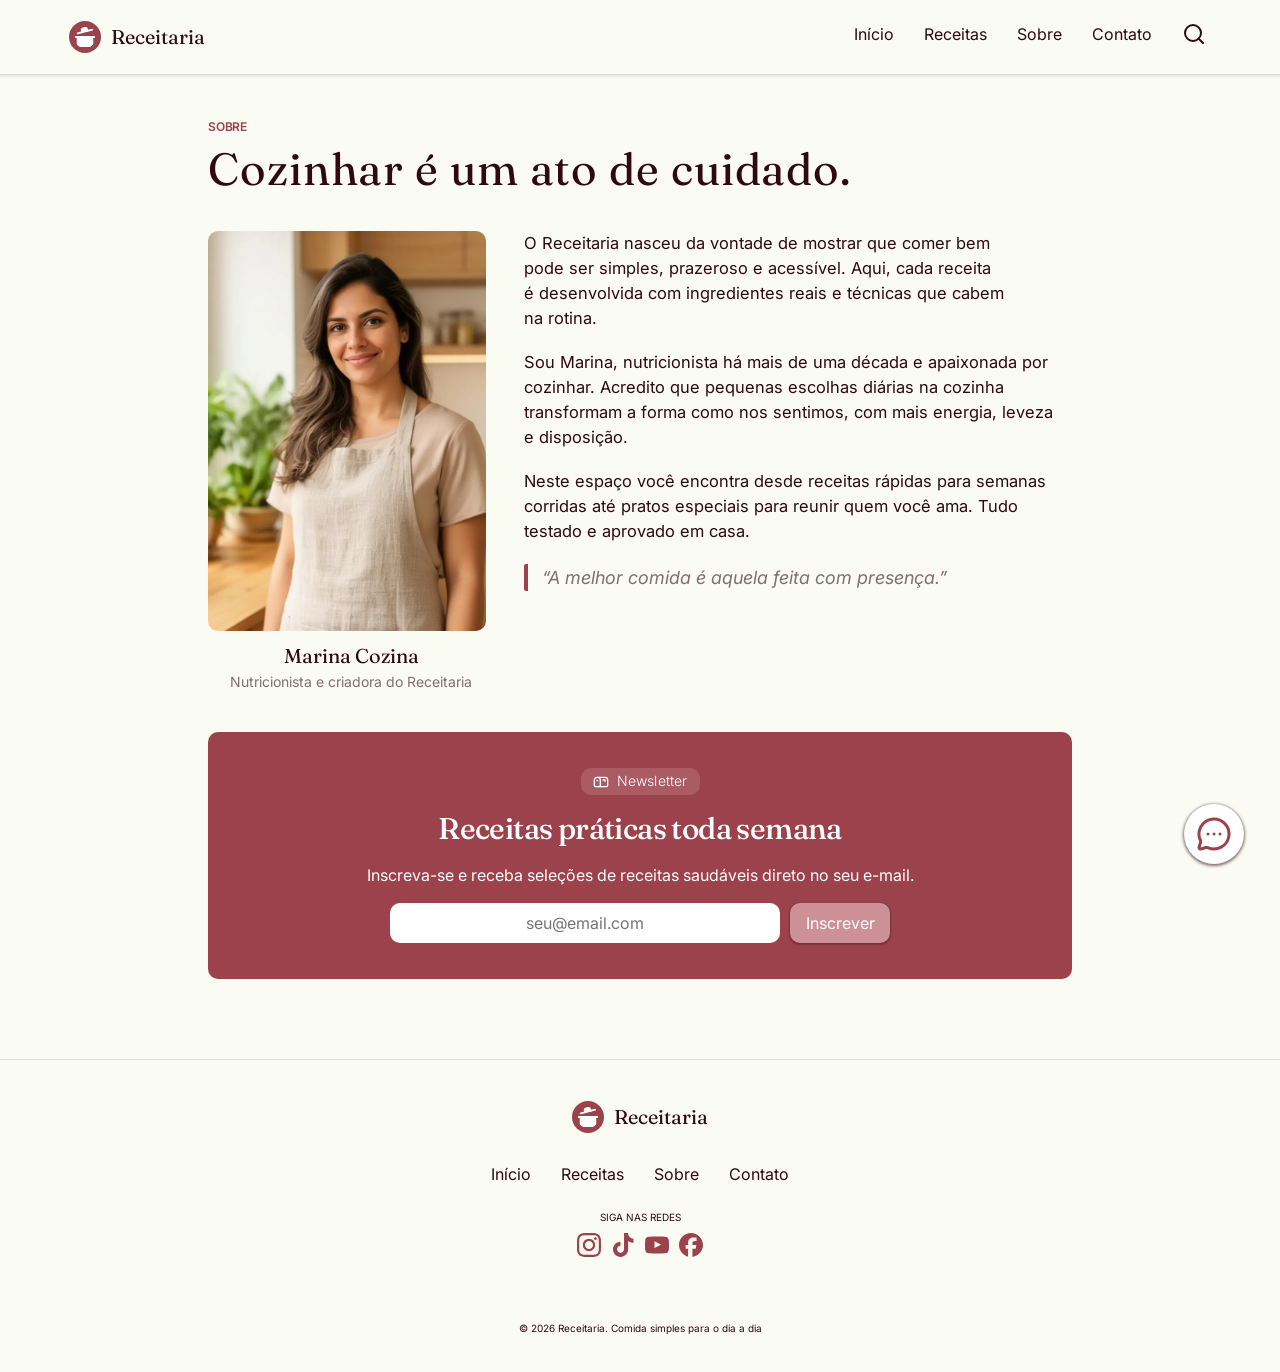
<file: pagina/sobre.html>
<!doctype html>
<html lang="pt-BR">
  <head>
    <meta charset="UTF-8" />
    <meta name="viewport" content="width=device-width, initial-scale=1.0" />
    <!-- Meta Tags -->
    <title>Receitaria - Comida simples para o dia a dia</title>
    <meta
      name="description"
      content="Receitas simples e fáceis para aprender."
    />
    <link
      rel="shortcut icon"
      href="../assets/img/favicon.webp"
      type="image/webp"
    />
    <link rel="stylesheet" href="../assets/css/reset.css" />
    <link rel="preconnect" href="https://fonts.googleapis.com" />
    <link rel="preconnect" href="https://fonts.gstatic.com" crossorigin />
    <link
      href="https://fonts.googleapis.com/css2?family=Fraunces:ital,opsz,wght@0,9..144,100..900;1,9..144,100..900&family=Inter:ital,opsz,wght@0,14..32,100..900;1,14..32,100..900&display=swap"
      rel="stylesheet"
    />
    <link rel="stylesheet" href="../assets/css/style.css" />
  </head>
  <body id="pagina-sobre">
    <header class="header">
      <div class="container-pai">
        <div class="logo">
          <a href="../">
            <svg
              xmlns="http://www.w3.org/2000/svg"
              width="24"
              height="24"
              viewBox="0 0 24 24"
              fill="none"
              stroke="currentColor"
              stroke-width="2"
              stroke-linecap="round"
              stroke-linejoin="round"
              class="lucide lucide-cooking-pot-icon lucide-cooking-pot"
            >
              <path d="M2 12h20" />
              <path d="M20 12v8a2 2 0 0 1-2 2H6a2 2 0 0 1-2-2v-8" />
              <path d="m4 8 16-4" />
              <path
                d="m8.86 6.78-.45-1.81a2 2 0 0 1 1.45-2.43l1.94-.48a2 2 0 0 1 2.43 1.46l.45 1.8"
              />
            </svg>
            <span>Receitaria</span>
          </a>
        </div>

        <nav class="menu">
          <div class="menu-mobile">
            <a href="./receitas.html" class="link link-mobile">Receitas</a>
            <div class="icon-busca">
              <a href="#form-pesquisa" class="link">
                <svg
                  xmlns="http://www.w3.org/2000/svg"
                  width="24"
                  height="24"
                  viewBox="0 0 24 24"
                  fill="none"
                  stroke="currentColor"
                  stroke-width="2"
                  stroke-linecap="round"
                  stroke-linejoin="round"
                  class="lucide lucide-search-icon lucide-search"
                >
                  <path d="m21 21-4.34-4.34" />
                  <circle cx="11" cy="11" r="8" />
                </svg>
              </a>
            </div>
            <div class="icon-menu-mobile">
              <label for="menu-hamburguer">
                <svg
                  class="icone-hamburguer"
                  class="icone-hamburguer"
                  xmlns="http://www.w3.org/2000/svg"
                  width="24"
                  height="24"
                  viewBox="0 0 24 24"
                  fill="none"
                  stroke="#2f090e"
                  stroke-width="2"
                  stroke-linecap="round"
                  stroke-linejoin="round"
                  class="svg-menu-hamburger"
                >
                  <path d="M3 5h18" />
                  <path d="M3 12h18" />
                  <path d="M3 19h18" />
                </svg>
              </label>
              <input
                type="checkbox"
                name="icone-hamburguer"
                id="menu-hamburguer"
              />
              <ul class="lista-menu-mobile">
                <li class="menu-item">
                  <a href="../" class="link">Início</a>
                </li>
                <li class="menu-item">
                  <a href="./receitas.html" class="link">Receitas</a>
                </li>
                <li class="menu-item">
                  <a href="./sobre.html" class="link">Sobre</a>
                </li>
                <li class="menu-item">
                  <a href="./contato.html" class="link">Contato</a>
                </li>
              </ul>
            </div>
          </div>
          <ul class="lista-menu">
            <li class="menu-item pagina-atual">
              <a href="../" class="link">Início</a>
            </li>
            <li class="menu-item">
              <a href="./receitas.html" class="link">Receitas</a>
            </li>
            <li class="menu-item">
              <a href="./sobre.html" class="link">Sobre</a>
            </li>
            <li class="menu-item">
              <a href="./contato.html" class="link">Contato</a>
            </li>
            <li class="menu-item">
              <a href="#hero" class="link">
                <svg
                  xmlns="http://www.w3.org/2000/svg"
                  width="24"
                  height="24"
                  viewBox="0 0 24 24"
                  fill="none"
                  stroke="currentColor"
                  stroke-width="2"
                  stroke-linecap="round"
                  stroke-linejoin="round"
                  class="lucide lucide-search-icon lucide-search"
                >
                  <path d="m21 21-4.34-4.34" />
                  <circle cx="11" cy="11" r="8" />
                </svg>
              </a>
            </li>
          </ul>
        </nav>
      </div>
    </header>
    <main class="conteudo">
      <div class="container-pai">
        <!-- Sobre -->
        <header class="header-sobre">
          <h1>Sobre</h1>
          <p>Cozinhar é um ato de cuidado.</p>
        </header>
        <div class="conteudo-sobre">
          <figure>
            <img src="../assets/img/autora.webp" alt="Chef Marina Cozina" />
            <figcaption>
              <span class="nome">Marina Cozina</span>
              <span class="profissao"
                >Nutricionista e criadora do Receitaria</span
              >
            </figcaption>
          </figure>
          <div class="texto-sobre">
            <p>
              O Receitaria nasceu da vontade de mostrar que comer bem pode ser
              simples, prazeroso e acessível. Aqui, cada receita é desenvolvida
              com ingredientes reais e técnicas que cabem na rotina.
            </p>
            <p>
              Sou Marina, nutricionista há mais de uma década e apaixonada por
              cozinhar. Acredito que pequenas escolhas diárias na cozinha
              transformam a forma como nos sentimos, com mais energia, leveza e
              disposição.
            </p>
            <p>
              Neste espaço você encontra desde receitas rápidas para semanas
              corridas até pratos especiais para reunir quem você ama. Tudo
              testado e aprovado em casa.
            </p>
            <blockquote>
              “A melhor comida é aquela feita com presença.”
            </blockquote>
          </div>
        </div>
        <!-- Newsletter -->
        <section class="newsletter">
          <div class="emblema">
            <svg
              xmlns="http://www.w3.org/2000/svg"
              width="16"
              height="16"
              viewBox="0 0 24 24"
              fill="none"
              stroke="#fff"
              stroke-width="2"
              stroke-linecap="round"
              stroke-linejoin="round"
              class="svg-mailbox"
            >
              <path
                d="M22 17a2 2 0 0 1-2 2H4a2 2 0 0 1-2-2V9.5C2 7 4 5 6.5 5H18c2.2 0 4 1.8 4 4v8Z"
              />
              <polyline points="15,9 18,9 18,11" />
              <path d="M6.5 5C9 5 11 7 11 9.5V17a2 2 0 0 1-2 2" />
              <line x1="6" x2="7" y1="10" y2="10" />
            </svg>
            <h2>Newsletter</h2>
          </div>
          <h3>Receitas práticas toda semana</h3>
          <p>
            Inscreva-se e receba seleções de receitas saudáveis direto no seu
            e-mail.
          </p>
          <form
            class="form-newsletter"
            action="./pagina/inscricao-realizada.html"
            method="post"
          >
            <label class="oculto" for="email">Email</label>
            <input
              type="text"
              name="email"
              id="email"
              placeholder="seu@email.com"
            />
            <input type="submit" value="Inscrever" />
          </form>
        </section>
      </div>
    </main>
    <footer class="footer">
      <div class="container-pai">
        <div class="container-item logo">
          <a href="../">
            <svg
              xmlns="http://www.w3.org/2000/svg"
              width="24"
              height="24"
              viewBox="0 0 24 24"
              fill="none"
              stroke="currentColor"
              stroke-width="2"
              stroke-linecap="round"
              stroke-linejoin="round"
              class="lucide lucide-cooking-pot-icon lucide-cooking-pot"
            >
              <path d="M2 12h20" />
              <path d="M20 12v8a2 2 0 0 1-2 2H6a2 2 0 0 1-2-2v-8" />
              <path d="m4 8 16-4" />
              <path
                d="m8.86 6.78-.45-1.81a2 2 0 0 1 1.45-2.43l1.94-.48a2 2 0 0 1 2.43 1.46l.45 1.8"
              />
            </svg>
            <span>Receitaria</span>
          </a>
          <!-- <p>
            Lorem Ipsum is simply dummy text of the printing and typesetting
            industry. Lorem Ipsum has been the industry's standard dummy text
            ever since 1966.
          </p> -->
        </div>
        <div class="container-item menu">
          <nav>
            <ul class="lista">
              <li class="menu-item pagina-atual">
                <a href="../" class="link">Início</a>
              </li>
              <li class="menu-item">
                <a href="./receitas.html" class="link">Receitas</a>
              </li>
              <li class="menu-item">
                <a href="./sobre.html" class="link">Sobre</a>
              </li>
              <li class="menu-item">
                <a href="./contato.html" class="link">Contato</a>
              </li>
            </ul>
          </nav>
        </div>
        <div class="container-item social">
          <p>Siga nas Redes</p>
          <ul class="link-social">
            <li class="icone">
              <a href="https://instagram.com">
                <svg
                  xmlns="http://www.w3.org/2000/svg"
                  width="48"
                  height="48"
                  viewBox="0 0 48 48"
                  fill="none"
                >
                  <g clip-path="url(#clip0_17_63)">
                    <path
                      d="M24 4.32187C30.4125 4.32187 31.1719 4.35 33.6938 4.4625C36.0375 4.56562 37.3031 4.95938 38.1469 5.2875C39.2625 5.71875 40.0688 6.24375 40.9031 7.07812C41.7469 7.92188 42.2625 8.71875 42.6938 9.83438C43.0219 10.6781 43.4156 11.9531 43.5188 14.2875C43.6313 16.8187 43.6594 17.5781 43.6594 23.9813C43.6594 30.3938 43.6313 31.1531 43.5188 33.675C43.4156 36.0188 43.0219 37.2844 42.6938 38.1281C42.2625 39.2438 41.7375 40.05 40.9031 40.8844C40.0594 41.7281 39.2625 42.2438 38.1469 42.675C37.3031 43.0031 36.0281 43.3969 33.6938 43.5C31.1625 43.6125 30.4031 43.6406 24 43.6406C17.5875 43.6406 16.8281 43.6125 14.3063 43.5C11.9625 43.3969 10.6969 43.0031 9.85313 42.675C8.7375 42.2438 7.93125 41.7188 7.09688 40.8844C6.25313 40.0406 5.7375 39.2438 5.30625 38.1281C4.97813 37.2844 4.58438 36.0094 4.48125 33.675C4.36875 31.1438 4.34063 30.3844 4.34063 23.9813C4.34063 17.5688 4.36875 16.8094 4.48125 14.2875C4.58438 11.9437 4.97813 10.6781 5.30625 9.83438C5.7375 8.71875 6.2625 7.9125 7.09688 7.07812C7.94063 6.23438 8.7375 5.71875 9.85313 5.2875C10.6969 4.95938 11.9719 4.56562 14.3063 4.4625C16.8281 4.35 17.5875 4.32187 24 4.32187ZM24 0C17.4844 0 16.6688 0.028125 14.1094 0.140625C11.5594 0.253125 9.80625 0.665625 8.2875 1.25625C6.70312 1.875 5.3625 2.69062 4.03125 4.03125C2.69063 5.3625 1.875 6.70313 1.25625 8.27813C0.665625 9.80625 0.253125 11.55 0.140625 14.1C0.028125 16.6687 0 17.4844 0 24C0 30.5156 0.028125 31.3312 0.140625 33.8906C0.253125 36.4406 0.665625 38.1938 1.25625 39.7125C1.875 41.2969 2.69063 42.6375 4.03125 43.9688C5.3625 45.3 6.70313 46.125 8.27813 46.7344C9.80625 47.325 11.55 47.7375 14.1 47.85C16.6594 47.9625 17.475 47.9906 23.9906 47.9906C30.5063 47.9906 31.3219 47.9625 33.8813 47.85C36.4313 47.7375 38.1844 47.325 39.7031 46.7344C41.2781 46.125 42.6188 45.3 43.95 43.9688C45.2812 42.6375 46.1063 41.2969 46.7156 39.7219C47.3063 38.1938 47.7188 36.45 47.8313 33.9C47.9438 31.3406 47.9719 30.525 47.9719 24.0094C47.9719 17.4938 47.9438 16.6781 47.8313 14.1188C47.7188 11.5688 47.3063 9.81563 46.7156 8.29688C46.125 6.70312 45.3094 5.3625 43.9688 4.03125C42.6375 2.7 41.2969 1.875 39.7219 1.26562C38.1938 0.675 36.45 0.2625 33.9 0.15C31.3313 0.028125 30.5156 0 24 0Z"
                      fill="#9b424d"
                    />
                    <path
                      d="M24 11.6719C17.1938 11.6719 11.6719 17.1938 11.6719 24C11.6719 30.8062 17.1938 36.3281 24 36.3281C30.8062 36.3281 36.3281 30.8062 36.3281 24C36.3281 17.1938 30.8062 11.6719 24 11.6719ZM24 31.9969C19.5844 31.9969 16.0031 28.4156 16.0031 24C16.0031 19.5844 19.5844 16.0031 24 16.0031C28.4156 16.0031 31.9969 19.5844 31.9969 24C31.9969 28.4156 28.4156 31.9969 24 31.9969Z"
                      fill="#9b424d"
                    />
                    <path
                      d="M39.6937 11.1843C39.6937 12.778 38.4 14.0624 36.8156 14.0624C35.2219 14.0624 33.9375 12.7687 33.9375 11.1843C33.9375 9.59053 35.2313 8.30615 36.8156 8.30615C38.4 8.30615 39.6937 9.5999 39.6937 11.1843Z"
                      fill="#9b424d"
                    />
                  </g>
                  <defs>
                    <clipPath id="clip0_17_63">
                      <rect width="48" height="48" fill="#9b424d" />
                    </clipPath>
                  </defs>
                </svg>
              </a>
            </li>
            <li class="icone">
              <a href="https://tiktok.com">
                <svg
                  xmlns="http://www.w3.org/2000/svg"
                  width="48"
                  height="48"
                  viewBox="0 0 48 48"
                  fill="none"
                >
                  <path
                    d="M34.1451 0H26.0556V32.6956C26.0556 36.5913 22.9444 39.7913 19.0725 39.7913C15.2007 39.7913 12.0894 36.5913 12.0894 32.6956C12.0894 28.8696 15.1315 25.7391 18.8651 25.6V17.3913C10.6374 17.5304 4 24.2783 4 32.6956C4 41.1827 10.7757 48 19.1417 48C27.5075 48 34.2833 41.1131 34.2833 32.6956V15.9304C37.3255 18.1565 41.059 19.4783 45 19.5479V11.3391C38.9157 11.1304 34.1451 6.12173 34.1451 0Z"
                    fill="#9b424d"
                  />
                </svg>
              </a>
            </li>
            <li class="icone">
              <a href="https://youtube.com">
                <svg
                  xmlns="http://www.w3.org/2000/svg"
                  width="48"
                  height="48"
                  viewBox="0 0 48 48"
                  fill="none"
                >
                  <path
                    d="M47.5219 14.4001C47.5219 14.4001 47.0531 11.0907 45.6094 9.6376C43.7812 7.7251 41.7375 7.71572 40.8 7.60322C34.0875 7.11572 24.0094 7.11572 24.0094 7.11572H23.9906C23.9906 7.11572 13.9125 7.11572 7.2 7.60322C6.2625 7.71572 4.21875 7.7251 2.39062 9.6376C0.946875 11.0907 0.4875 14.4001 0.4875 14.4001C0.4875 14.4001 0 18.2907 0 22.172V25.8095C0 29.6907 0.478125 33.5813 0.478125 33.5813C0.478125 33.5813 0.946875 36.8907 2.38125 38.3438C4.20937 40.2563 6.60938 40.1907 7.67813 40.397C11.5219 40.7626 24 40.8751 24 40.8751C24 40.8751 34.0875 40.8563 40.8 40.3782C41.7375 40.2657 43.7812 40.2563 45.6094 38.3438C47.0531 36.8907 47.5219 33.5813 47.5219 33.5813C47.5219 33.5813 48 29.7001 48 25.8095V22.172C48 18.2907 47.5219 14.4001 47.5219 14.4001ZM19.0406 30.2251V16.7345L32.0062 23.5032L19.0406 30.2251Z"
                    fill="#9b424d"
                  />
                </svg>
              </a>
            </li>
            <li class="icone">
              <a href="https://facebook.com">
                <svg
                  xmlns="http://www.w3.org/2000/svg"
                  width="48"
                  height="48"
                  viewBox="0 0 48 48"
                  fill="none"
                >
                  <g clip-path="url(#clip0_17_61)">
                    <path
                      d="M24 0C10.7453 0 0 10.7453 0 24C0 35.255 7.74912 44.6995 18.2026 47.2934V31.3344H13.2538V24H18.2026V20.8397C18.2026 12.671 21.8995 8.8848 29.9194 8.8848C31.44 8.8848 34.0637 9.18336 35.137 9.48096V16.129C34.5706 16.0694 33.5866 16.0397 32.3645 16.0397C28.4294 16.0397 26.9088 17.5306 26.9088 21.4061V24H34.7482L33.4013 31.3344H26.9088V47.8243C38.7926 46.3891 48.001 36.2707 48.001 24C48 10.7453 37.2547 0 24 0Z"
                      fill="#9b424d"
                    />
                  </g>
                  <defs>
                    <clipPath id="clip0_17_61">
                      <rect width="48" height="48" fill="white" />
                    </clipPath>
                  </defs>
                </svg>
              </a>
            </li>
          </ul>
        </div>
      </div>
      <small class="text-footer"
        >© 2026 Receitaria. Comida simples para o dia a dia</small
      >
    </footer>
    <div class="contato-flutuante">
      <a
        href="https://wa.me/5511099999999?text=Olá%2C+quero+tirar+uma+dúvida%21"
        target="_blank"
        title="Fale Conosoco"
      >
        <svg
          xmlns="http://www.w3.org/2000/svg"
          viewBox="0 0 24 24"
          fill="none"
          stroke="#9b424d"
          stroke-width="2"
          stroke-linecap="round"
          stroke-linejoin="round"
          class="svg-mensagem"
        >
          <path
            d="M2.992 16.342a2 2 0 0 1 .094 1.167l-1.065 3.29a1 1 0 0 0 1.236 1.168l3.413-.998a2 2 0 0 1 1.099.092 10 10 0 1 0-4.777-4.719"
          />
          <path d="M8 12h.01" />
          <path d="M12 12h.01" />
          <path d="M16 12h.01" />
        </svg>
      </a>
    </div>
  </body>
</html>
</file>
<file: assets/css/style.css>
/* DESIGN SYSTEM */
:root {
  /* Cores */
  --fundo: #fafbf2;
  --fundo-claro: rgba(205, 144, 151, 0.1);
  --texto: #2f090e;
  --texto-titulo: #461117;
  --texto-primaria: #fcfdf5;
  --texto-suave: #cd9097;
  --texto-destaque: #1f0508;
  --texto-cinza: #1f05088f;
  --primaria: #9b424d; /*#1c8742*/
  --suave: #ecf1e2;
  --destaque: #f3ba26;
  --borda: #dae1d3;
  --borda-suave: #cd909770;
  --branco: #ffffff;
  --preto: #000000;

  /* Tipografia */
  --fonte-titulos: "Fraunces", serif;
  --font-texto: "Inter", sans-serif;

  /* Font-size */
  --text-sm: 1.4rem;

  /* Espaçamentos*/
  --pd: 1rem;
}

/* 3. ESTILOS GLOBAIS */
body {
  font-family: var(--font-texto);
  background-color: var(--fundo);
  color: var(--texto);
  font-size: 1.6rem;
}

.container-pai {
  max-width: 115.2rem;
  margin: 0 auto;
}

.oculto {
  display: none;
}

h1,
h2,
h3,
h4 {
  font-family: var(--fonte-titulos);
  font-weight: 500;
  line-height: 1.2;
  letter-spacing: -0.02em;
}

.titulo-h1 {
  font-family: var(--fonte-titulos);
  font-size: clamp(2.4rem, 2rem + 4vw, 4.5rem);
  color: var(--texto-titulo);
  letter-spacing: 0.02rem;
}

.titulo {
  font-size: clamp(3rem, 3.2rem, 3.5rem);
  letter-spacing: -0.02em;
}

.titulos-h3 {
  font-size: 1.8rem;
  font-weight: 400;
}

/* CTA RECEITA */
.cta-receita {
  width: max-content;
  display: inline-flex;
  flex-direction: row;
  align-items: center;
  gap: 1rem;
  color: var(--branco);
  font-size: 1.4rem;
  font-family: var(--font-texto);
  line-height: 1.6;
  padding: 0.5rem 1rem;
  border-radius: 10px;
  background: var(--primaria);
  box-shadow: 0 1px 3px #1f05086e;
  transform: scale(1);
  transition: all 0.5s ease;
  will-change: transform;
}

.cta-receita:hover {
  transform: scale(0.98);
  box-shadow: none;
}

.cta-receita .svg-seta,
.cta-ver-receitas .svg-seta {
  width: 1.6rem;
  height: 1.6rem;
}

.cta-ver-receitas {
  display: flex;
  flex-direction: row;
  align-items: center;
  gap: 1rem;
  font-size: 1.4rem;
  padding-left: 1rem;
  line-height: 1.6;
  order: 10;
}

/* Form Pesquisa */
.pesquisa-receita {
  max-width: 500px;
  width: 100%;
  display: grid;
  grid-template-columns: max-content 1fr max-content;
  align-items: center;
  gap: 1rem;
  background-color: var(--branco);
  padding: 0.8rem;
  margin-bottom: 1.6rem;
  border: 1px solid var(--borda);
  border-radius: 10px;
  box-shadow: 0 0 3px 1px #dcdcdc;
}

.pesquisa-receita .icone-pesquisa {
  width: 2rem;
  height: 2rem;
}

.pesquisa-receita .input-pesquisa {
  border: none;
  width: 100%;
  font-size: 1.4rem;
}

.pesquisa-receita .input-pesquisa:focus-visible {
  outline: none;
}

.pesquisa-receita .btn-pesquisar {
  background: var(--texto-suave);
  transition: background 0.5s ease;
  border: 1px solid var(--borda);
  color: var(--branco);
  border-radius: 1rem;
  font-size: 1.3rem;
  width: max-content;
  padding: 0.5rem 1rem;
}

.pesquisa-receita .input-pesquisa:focus-visible ~ .btn-pesquisar {
  background-color: var(--primaria);
}

/* GRID RECEITAS */
.grid-receitas {
  display: grid;
  grid-template-rows: repeat(3, minmax(360px, 1fr));
  gap: 2rem;
}

.grid-receitas a .receita-item {
  border: 1px solid var(--borda);
  border-radius: 1rem;
  background-color: var(--branco);
  height: 100%;
  transition: all 0.5s;
}

.grid-receitas a:hover .receita-item {
  box-shadow: 0 1px 3px 1px #cd90974d;
}

.grid-receitas .receita-item img {
  border-radius: 1rem 1rem 0 0;
  object-fit: cover;
  object-position: center;
  height: 32rem;
  width: 100%;
}

.grid-receitas .receita-item .infos {
  padding: 1.6rem;
  display: flex;
  flex-direction: column;
  gap: 1rem;
}

.grid-receitas .receita-item .infos .categoria-receita {
  text-transform: uppercase;
  font-size: 1.2rem;
  color: var(--texto-suave);
}

.grid-receitas .receita-item .infos > p {
  font-size: 1.4rem;
  color: var(--texto-cinza);
}

.grid-receitas .receita-item .detalhes {
  display: flex;
  gap: 2rem;
}

.grid-receitas .receita-item .detalhes .item {
  display: flex;
  flex-direction: row;
  align-items: center;
  gap: 0.5rem;
}

.grid-receitas .receita-item .detalhes svg {
  width: 1.2rem;
  height: 1.2rem;
  stroke: var(--texto-cinza);
}

.grid-receitas .receita-item .detalhes .item > p {
  font-size: 1.2rem;
  color: var(--texto-cinza);
  margin: 0;
}

/* BOTÃO CONTATO FLUTUANTE */
.contato-flutuante a {
  display: flex;
  justify-content: center;
  background-color: var(--branco);
  padding: 1.2rem;
  border-radius: 50%;
  position: fixed;
  bottom: 3.6rem;
  right: 3.6rem;
  z-index: 999;
  box-shadow: 0 1px 3px 1px var(--texto-cinza);
  transform: scale(1);
  transition: transform 0.5s ease;
}

.contato-flutuante a:hover {
  transform: scale(1.05);
}

.contato-flutuante svg {
  flex-shrink: 0;
  width: 3.6rem;
  height: 3.6rem;
}

/* ==========================================
   ESTILO BASE (Mobile - Telas pequenas)
   ========================================== */

/* HEADER */
.header {
  width: 100%;
  padding: 1.6rem;
  border-bottom: 1px solid #dae1d3;
  position: fixed;
  background: var(--fundo);
  box-shadow: 0 0 3px 1px #dcdcdc;
  z-index: 99;
}
.header .container-pai {
  display: flex;
  flex-direction: row;
  justify-content: space-between;
}

.header .logo a {
  display: flex;
  flex-direction: row;
  align-items: center;
  gap: 10px;
  padding: 5px;
}

.header .logo span {
  font-family: var(--fonte-titulos);
  font-size: 2rem;
}

.header .logo svg {
  flex-shrink: 0;
  background-color: #9b424d;
  padding: 5px;
  border-radius: 50%;
  width: 32px;
  height: 32px;
  fill: #fff;
  stroke: #fff;
}

.header .menu {
  display: flex;
  justify-content: center;
  align-items: center;
}

.header .link {
  font-size: var(--text-sm);
  color: var(--texto);
  transition: color 0.5s ease;
}

.header .link:hover {
  color: var(--texto-destaque);
}

.header .menu-mobile {
  display: flex;
  align-items: center;
  gap: 1.2rem;
}

.header .menu-mobile .icon-busca {
  display: flex;
}

.header .lista-menu {
  display: none;
}

.header .menu-mobile .icon-menu-mobile {
  position: relative;
  flex-shrink: 0;
}

.header .menu-mobile input#menu-hamburguer {
  position: absolute;
  opacity: 0;
  width: 0;
  height: 0;
}

.header .menu-mobile .lista-menu-mobile {
  position: absolute;
  top: 4rem;
  right: 0;
  background-color: var(--fundo);
  box-shadow: 0 0 3px 1px #54545430;
  padding: 1.2rem;
  border: 1px solid #e3e3e3;
  border-radius: 10px;
  width: 100px;
  display: flex;
  flex-direction: column;
  justify-content: center;
  align-items: flex-end;
  gap: 1rem;
  opacity: 0;
  transform: translateX(10rem);
  pointer-events: none;
  transition:
    transform 0.4s ease,
    opacity 0.4s ease;
}

.header .icon-menu-mobile input#menu-hamburguer:checked ~ .lista-menu-mobile {
  opacity: 1;
  transform: translateX(0);
  pointer-events: auto;
  z-index: 10;
}

.header .menu-mobile .lista-menu-mobile li {
  padding-block: 0.5rem;
}

.header .link {
  color: var(--texto);
  font-size: 1.6rem;
  padding: 0 1rem;
  display: inline-block;
}

.header .link:hover {
  color: var(--primaria);
}
/* fim header */

/* FOOTER */
.footer {
  display: grid;
  gap: 5rem;
  width: 100%;
  padding: 2.4rem 1.6rem 2rem;
  background: var(--fundo);
  border-top: 1px solid #dae1d3;
}
.footer .container-pai {
  display: flex;
  flex-direction: row;
  flex-wrap: wrap;
  row-gap: 1rem;
  margin-bottom: 2.4rem;
}

.footer .container-item {
  width: 50%;
}

.footer .container-item.logo {
  width: 100%;
}

.footer .logo a {
  display: flex;
  flex-direction: row;
  align-items: center;
  gap: 1rem;
  padding: 5px;
}

.footer .logo span {
  font-family: var(--fonte-titulos);
  font-size: 2rem;
}

.footer .logo svg {
  background-color: #9b424d;
  padding: 5px;
  border-radius: 50%;
  width: 32px;
  height: 32px;
  fill: #fff;
  stroke: #fff;
}

.footer .menu .lista {
  display: flex;
  flex-direction: column;
  gap: 1rem;
  padding: 0;
}

.footer .link {
  color: var(--texto);
  font-size: 1.6rem;
  padding: 0 1rem;
  display: inline-block;
}

.footer .link:hover {
  color: var(--primaria);
}

.footer .container-item.social {
  display: flex;
  flex-direction: column;
  justify-content: end;
  align-items: flex-end;
  gap: 0.8rem;
}

.footer .social p {
  font-size: 1rem;
  text-transform: uppercase;
}

.footer .social .link-social {
  display: flex;
  flex-direction: row;
  gap: 1rem;
}

.footer .social .link-social svg {
  width: clamp(2rem, 2.4rem, 3rem);
  height: auto;
}

.footer .text-footer {
  font-size: 1rem;
  color: var(--texto);
  padding-inline: 1rem;
}

/* fim footer */

/* MAIN CONTEUDO */
.conteudo {
  padding-inline: 1.6rem;
  padding-block: 10rem 7.2rem;

  .container-pai {
    display: flex;
    flex-direction: column;
    gap: 6rem;
  }
  /* fim main */
}

/* HERO */
.hero {
  display: grid;
  grid-template-columns: 1fr;
  gap: 2rem;
  /* padding-top: 2.4rem; */
}

.hero .hero-item {
  display: flex;
  flex-direction: column;
  gap: 1.6rem;
}

.hero .hero-item.imagem {
  order: -1;
}

.hero .hero-item .selo {
  background-color: var(--fundo-claro);
  color: var(--texto);
  font-size: 1.2rem;
  font-weight: 300;
  padding: 0.5rem 1.2rem;
  border-radius: 10px;
  width: max-content;
  text-transform: uppercase;
}

.hero .hero-item .titulo {
  font-size: clamp(3rem, 4rem, 5rem);
  max-width: 40rem;
}

.hero .hero-item .destaque {
  color: var(--primaria);
}

.hero .hero-item p {
  max-width: 500px;
  font-weight: 400;
  margin-bottom: 1.6rem;
}

.hero .hero-item #form-pesquisa {
  scroll-margin-top: 10rem;
}

.hero .hero-item .cta-receita {
  display: none;
}

.hero .hero-item .img-hero {
  border-radius: 1rem;
  height: 36rem;
    object-fit: cover;
}

/* fim hero */

/* RECEITA DIA */
.receita-dia {
  display: flex;
  flex-direction: column-reverse;
  gap: 1rem;
  background-color: var(--fundo-claro);
  border: 1px solid var(--borda-suave);
  border-radius: 1rem;
}

.receita-dia .infos {
  display: flex;
  flex-direction: column;
  justify-content: center;
  gap: 2rem;
  padding: 2rem;
}

.receita-dia hgroup h2 {
  font-family: var(--font-texto);
  font-size: 1.4rem;
  color: var(--texto-suave);
  text-transform: uppercase;
  padding-bottom: 1rem;
  letter-spacing: 0.02rem;
}

.receita-dia hgroup h3 {
  font-size: clamp(3rem, 3.2rem, 3.5rem);
}

.receita-dia .detalhes {
  display: flex;
  flex-direction: row;
  flex-wrap: wrap;
  gap: 1rem;
}

.receita-dia .detalhes .item {
  display: flex;
  flex-direction: row;
  align-items: center;
  gap: 0.8rem;
  background-color: var(--branco);
  border: 1px solid var(--borda);
  border-radius: 50px;
  padding: 0.3rem 1.2rem;
}

.receita-dia .detalhes .item svg {
  width: 1.3rem;
  height: 1.3rem;
  stroke: var(--texto-cinza);
}

.receita-dia .detalhes .item p {
  font-size: 1.3rem;
  max-width: 500px;
  color: var(--texto-cinza);
}

.receita-dia .img-receita img {
  border-radius: 1rem 1rem 0 0;
  height: 36rem;
  object-fit: cover;
  width: 100%;
}

/* DESTAQUE SEMANA */
.destaques {
  display: flex;
  flex-direction: column;
  gap: 1rem;
}

.destaques p {
  margin-bottom: 1rem;
}

/*fim destaques*/

/* CATEGORIAS */
.categorias {
  display: flex;
  flex-direction: column;
  gap: 1rem;
}
.categorias p {
  margin-bottom: 1rem;
}

.categorias .grid-categorias {
  display: grid;
  grid-template-columns: 1fr;
  gap: 2rem;
}

.categorias .grid-categorias a .categoria-item {
  display: flex;
  flex-direction: column;
  background-color: var(--branco);
  padding: 2rem;
  border-radius: 1rem;
  border: 1px solid var(--borda);
  height: 100%;
}

.categorias .grid-categorias a:hover .categoria-item {
  box-shadow: 0 1px 3px 1px #cd90974d;
}

.categorias .categoria-item h3 {
  padding-bottom: 0.5rem;
}

.categorias .categoria-item p {
  font-size: 1.4rem;
  color: var(--texto-cinza);
}

.categorias .icone-categoria {
  padding: 1rem;
  background-color: var(--fundo-claro);
  width: max-content;
  border-radius: 1.6rem;
  margin-bottom: 1.2rem;
}
.categorias .icone-categoria svg {
  stroke: var(--primaria);
}
/* fim categorias*/

/* SOBRE */
.banner-sobre {
  display: flex;
  flex-direction: column;
  gap: 2rem;
  padding: 2rem;
  background-color: #9b424d2e;
  border: 1px solid var(--borda-suave);
  border-radius: 1rem;
}

.banner-sobre .img-banner img {
  border-radius: 1rem;
  height: 300px;
  width: 100%;
  object-fit: cover;
  object-position: center;
  box-shadow: 0 2px 5px var(--borda-suave);
}

.banner-sobre .conteudo-banner {
  display: flex;
  flex-direction: column;
  gap: 1.6rem;
}

/* fim sobre */

/* NEWSLETTER  */
.newsletter {
  display: flex;
  flex-direction: column;
  align-items: flex-start;
  gap: 1.6rem;
  padding: 2rem;
  background-color: var(--primaria);
  border-radius: 1rem;
  color: var(--branco);
}
.newsletter .emblema {
  display: flex;
  align-items: center;
  gap: 0.8rem;
  background-color: #cd909752;
  padding: 0.5rem 1.2rem;
  border-radius: 1rem;
}

.newsletter .emblema h2 {
  font-family: var(--font-texto);
  font-size: 1.4rem;
  color: var(--branco);
  font-weight: 300;
  letter-spacing: 0.02rem;
}

.newsletter .emblema .svg-mailbox {
  width: 1.6rem;
  height: 1.6rem;
  stroke: var(--branco);
}

.newsletter h3 {
  font-size: 3rem;
}

.newsletter .form-newsletter {
  display: flex;
  flex-direction: column;
  gap: 1rem;
  width: 100%;
}

.newsletter .form-newsletter input {
  max-width: 500px;
  width: 100%;
  padding: 0.8rem;
  border-radius: 1rem;
  border: none;
  text-align: center;
}

.newsletter .form-newsletter input[type="submit"] {
  background-color: var(--texto-suave);
  color: var(--branco);
  box-shadow: 0 1px 2px 1px #1f050845;
  transform: scale(1);
  transition: all 0.5s ease;
  will-change: transform;
}

.newsletter .form-newsletter input[type="submit"]:hover {
  cursor: pointer;
  transform: scale(0.98);
  box-shadow: none;
}

/* fim newsletter */

/*===========================================*/

/* Página Receitas - Catalogo */

.section-categorias {
  display: grid;
  grid-template-columns: 1fr;
  gap: 1.6rem;
}

.section-categorias > p {
  color: var(--texto-cinza);
}

.section-categorias .form-pesquisa {
  margin-block: 2rem;
}

.bloco-categorias {
  display: grid;
  gap: 6rem;
}

.bloco-categorias .grid-receitas {
  grid-template-rows: auto 1fr 1fr 1fr;
}

.bloco-categorias .titulo-categoria {
  display: flex;
  flex-direction: row;
  align-items: flex-end;
  justify-content: space-between;
  flex-wrap: wrap;
  border-bottom: 1px solid #1f050836;
  padding-bottom: 2rem;
  margin-bottom: 1rem;
}

.bloco-categorias .titulo-categoria h2 {
  font-size: 2.4rem;
}

.bloco-categorias .titulo-categoria span {
  font-size: 1.5rem;
  color: var(--texto-cinza);
}

/*=============================================*/
/* Página Receita Interna */
.artigo-receita {
  display: grid;
  gap: 4.8rem;
}

.artigo-receita .cta-ver-receitas {
  color: var(--texto-cinza);
  padding: 0;
  margin-bottom: -20px;
  width: max-content;
  order: -1;
}

.hero-receita {
  display: grid;
  grid-template-columns: repeat(auto-fit, 1fr);
  gap: 3rem;
}

.hero-receita .infos {
  display: flex;
  flex-direction: column;
  justify-content: center;
  gap: 1rem;
}

.hero-receita .infos .categoria-receita {
  font-family: var(--font-texto);
  font-size: 1.2rem;
  font-weight: 600;
  background-color: var(--fundo-claro);
  color: var(--primaria);
  padding: 0.5rem 1.2rem;
  border-radius: 10px;
  width: max-content;
  text-transform: uppercase;
}

.hero-receita .infos > p {
  margin-bottom: 2rem;
}

.hero-receita .detalhes {
  display: flex;
  flex-direction: row;
  flex-wrap: wrap;
  gap: 1rem;
}

.hero-receita .detalhes .item {
  display: flex;
  flex-direction: row;
  align-items: center;
  gap: 0.8rem;
  background-color: var(--branco);
  border: 1px solid var(--borda);
  border-radius: 50px;
  padding: 0.3rem 1.2rem;
}

.hero-receita .detalhes .item svg {
  width: 1.3rem;
  height: 1.3rem;
  stroke: var(--texto-cinza);
}

.hero-receita .detalhes .item p {
  font-size: 1.3rem;
  max-width: 500px;
  color: var(--texto-cinza);
}

.hero-receita .img-receita {
  order: -1;
}

.hero-receita .img-receita img {
  border-radius: 1rem;
  height: 300px;
  object-fit: cover;
  width: 100%;
}

.midia {
  display: grid;
  gap: 3rem;
}

.midia .video video {
  border-radius: 1rem;
  height: 330px;
  background: var(--fundo-claro);
  border: 1px solid var(--borda-suave);
  object-fit: cover;
  object-position: center;
}

.midia .audio {
  display: flex;
  flex-direction: column;
  justify-content: space-between;
  gap: 3rem;
  background-color: var(--branco);
  padding: 2rem;
  border-radius: 1rem;
  /* border: 1px solid var(--borda-suave); */
  border: 1px solid var(--borda);
}

.midia .audio .icone-audio {
  padding: 1rem;
  background-color: var(--fundo-claro);
  width: max-content;
  border-radius: 1.6rem;
  margin-bottom: 2rem;
}

.midia .audio p {
  color: var(--texto-cinza);
  font-size: 1.4rem;
  margin-top: 1rem;
}

.modo-preparo {
  display: grid;
  gap: 3rem;
}

.modo-preparo h2 {
  margin-bottom: 1.6rem;
}

.modo-preparo .ingredientes ul {
  display: inline-flex;
  flex-direction: column;
  padding-inline-start: 1rem;
}

.modo-preparo .ingredientes li {
  list-style-type: none;
  font-size: 1.5rem;
  display: flex;
  gap: 1rem;
  align-items: center;
  cursor: pointer;
  user-select: none;
  padding-block: 1rem;
  width: 100%;
  background-color: var(--fundo-claro);
  padding: 1rem;
  margin-bottom: 1rem;
  border-radius: 1rem;
  transition: background-color 0.5s ease;
}

.modo-preparo .ingredientes li:hover {
  background-color: #cd909742;
}

.modo-preparo .ingredientes input {
  width: 1.6rem;
  height: 1.6rem;
}

.modo-preparo .ingredientes label {
  line-height: 1;
  width: 100%;
  cursor: pointer;
  user-select: none;
}

.modo-preparo .ingredientes input:checked + label {
  color: var(--texto-cinza);
  text-decoration: line-through;
}

.modo-preparo .passos ul {
  display: flex;
  flex-direction: column;
  gap: 2rem;
}

.modo-preparo .passos ul li {
  display: flex;
  gap: 1rem;
}

.modo-preparo .passos ul li span {
  font-size: 1.8rem;
  font-weight: 600;
  font-family: var(--fonte-titulos);
  color: var(--primaria);
  background-color: var(--fundo-claro);
  border-radius: 50%;
  padding: 1rem;
  line-height: 1;
  display: flex;
  flex-shrink: 0;
  align-items: center;
  justify-content: center;
  width: 36px;
  height: 36px;
}

.modo-preparo .passos ul li:hover span {
  background-color: #cd909742;
}

.modo-preparo .passos ul li input {
  position: absolute;
  left: -5000px;
}

.modo-preparo .passos label {
  font-size: 1.6rem;
  padding-top: 6px;
}

.modo-preparo .passos input:checked + label {
  color: var(--texto-cinza);
  text-decoration: line-through;
}

.modo-preparo .passos ul li p {
  padding-top: 6px;
}

.tabela {
  background-color: var(--branco);
  padding: 2rem;
  border-radius: 1rem;
  border: 1px solid var(--borda-suave);
}

.tabela table {
  width: 100%;
  border-collapse: collapse;
}

.tabela caption {
  text-align: left;
}

.tabela caption p {
  font-size: 1.4rem;
  color: var(--texto-cinza);
  margin-block: 0.6rem 2.4rem;
}

.tabela thead {
  border-bottom: 1px solid var(--borda-suave);
}

.tabela thead tr {
  background-color: var(--fundo-claro);
}

.tabela th,
.tabela td,
.tabela tr {
  padding: 0.5rem;
}

.tabela thead th {
  color: var(--texto-suave);
  font-weight: 400;
  font-size: 1.5rem;
  text-align: left;
}

.tabela tbody th {
  font-weight: 600;
  color: var(--texto-suave);
  font-size: 1.5rem;
  text-align: left;
}

.tabela tbody tr td {
  padding-inline: 1rem;
  font-weight: 600;
}

.tabela tbody tr:nth-child(even) {
  background-color: var(--fundo-claro);
}

/*=============================================*/
/* Página Sobre */

#pagina-sobre .conteudo .container-pai {
  gap: 4rem;
}

.header-sobre h1 {
  font-family: var(--font-texto);
  font-size: 1.2rem;
  font-weight: 600;
  text-transform: uppercase;
  color: var(--primaria);
  margin-bottom: 1.2rem;
}

.header-sobre p {
  font-family: var(--fonte-titulos);
  font-size: clamp(2.4rem, 2rem + 4vw, 4.5rem);
  color: var(--texto);
  line-height: 1;
  letter-spacing: 0.02em;
}

.conteudo-sobre {
  display: grid;
  gap: 2rem;
}

.conteudo-sobre .texto-sobre {
  display: flex;
  flex-direction: column;
  gap: 2rem;
}

.conteudo-sobre img {
  border-radius: 1rem;
  height: 400px;
  object-fit: cover;
  object-position: center;
}

.conteudo-sobre figure {
  display: flex;
  flex-direction: column;
  gap: 1rem;
  align-items: flex-start;
}

.conteudo-sobre figcaption {
  display: flex;
  flex-direction: column;
  align-items: flex-start;
  padding-left: 0.8rem;
}

.conteudo-sobre .nome {
  font-family: var(--fonte-titulos);
  color: var(--texto);
  font-size: 2rem;
  text-align: left;
}

.conteudo-sobre .profissao {
  color: var(--texto);
  font-size: 1.4rem;
  color: var(--texto-cinza);
  text-align: left;
}

.conteudo-sobre .texto-sobre {
  padding-inline: 0.8rem;
}

.conteudo-sobre p {
  font-size: 1.65rem;
}

.conteudo-sobre blockquote {
  border-left: 4px solid var(--primaria);
  border-radius: 0.2rem;
  padding-left: 1.4rem;
  color: var(--texto-cinza);
  font-size: 1.8rem;
  font-style: italic;
}

/*=============================================*/
/* Página Contato */
#pagina-contato .titulo-topo {
  display: flex;
  flex-direction: column;
  align-items: center;
  gap: 1rem;
}
#pagina-contato .texto-decor {
  font-family: var(--font-texto);
  font-size: 1.2rem;
  font-weight: 600;
  text-transform: uppercase;
  color: var(--primaria);
  text-align: center;
}

#pagina-contato h1 {
  text-align: center;
}

#pagina-contato .titulo-topo p {
  font-family: var(--font-texto);
  color: var(--texto-cinza);
  font-size: 1.6rem;
  text-align: center;
}

.formularios {
  display: grid;
  gap: 1rem;
  grid-template-columns: 1fr 1fr;
  max-width: 560px;
  width: 100%;
  margin: 0 auto;
  background-color: var(--branco);
  padding: 2.2rem;
  border: 1px solid var(--borda);
  border-radius: 1rem;
  position: relative;
}

.formularios::before {
  content: "";
  background-color: #cd90979c;
  border-radius: 1rem;
  width: 90%;
  height: 46px;
  position: absolute;
  top: 16px;
  left: 50%;
  transform: translateX(-50%);
  z-index: 9;
}

.formularios input[type="radio"].btn-alternar  {
  opacity: 0;
  position: absolute;
  pointer-events: none;
}

.formularios .label {
  display: flex;
  flex-direction: row;
  align-items: center;
  justify-content: center;
  gap: 1rem;
  max-width: 136px;
  width: 100%;
  background-color: var(--fundo-claro);
  border-radius: 1rem;
  padding: 0.6rem 1rem;
  margin-bottom: 1.4rem;
  font-size: 1.4rem;
  cursor: pointer;
  z-index: 10;
  color: var(--texto-cinza);
}

.formularios .label:nth-child(2) {
  justify-self: flex-end;
}
.formularios .label:nth-child(4) {
  justify-self: flex-start;
}

#form-contato:checked + label,
#form-receita:checked + label {
  color: var(--branco);
  background-color: var(--primaria);
}

.formularios .label svg {
  width: 1.6rem;
  height: 1.6rem;
}

.formularios .enviar {
  display: none;
}

#form-contato:checked ~ #enviar-contato,
#form-receita:checked ~ #enviar-receita {
  display: grid;
  grid-column: span 2;
  gap: 2rem;
}

.formularios .enviar form {
  display: flex;
  flex-direction: column;
  gap: 1.8rem;
}

.formularios .campo {
  display: flex;
  flex-direction: column;
  gap: 0.8rem;
}

.formularios .campo label,
.formularios #enviar-receita .label-radios {
  font-size: 1.4rem;
  font-weight: 500;
}

.formularios .campo input[type="text"],
.formularios .campo input[type="email"],
.formularios .campo select,
.formularios .campo textarea {
  font-size: 1.5rem;
  padding: 0.8rem 1.2rem;
  border-radius: 1rem;
  border: 1px solid var(--borda);
  box-shadow: 0 1px 2px 1px #cd909736;
}

.formularios #enviar-contato input::placeholder,
.formularios #enviar-receita input::placeholder{
  color:#5a5a5a8f;
  font-size: 1.4rem;
}

.formularios #enviar-receita .label-radios{
  margin-bottom: 1rem;
}

.formularios .wrap-inputs{
  display: grid;
  grid-template-columns: 1fr 1fr;
  gap: 1rem;
}

.formularios .wrap-inputs .radio{
  display: flex;
  flex-direction: row;
  align-items: center;
  gap: .8rem;
}

.formularios .wrap-inputs .radio input{
  width: 14px;
  height: 14px;
}


.formularios .wrap-inputs .radio label{
  color: #2f090eb3;
}

.formularios .wrap-inputs .radio input:checked + label{
  color: var(--texto)
}

.formularios .campo input:focus-visible,
.formularios .campo textarea:focus-visible {
  outline: none;
  border: 1px solid var(--primaria);
}

.formularios input[type="submit"] {
  background-color: rgba(243, 186, 38, 0.85);
  transition: background-color 0.5s ease;
  border: 1px solid rgb(243, 186, 38);
  border-radius: 1rem;
  padding: 0.8rem 1.2rem;
  font-size: 1.3rem;
  font-weight: 600;
  text-transform: uppercase;
  transform: scale(1);
  transition: all 0.5s ease;
}

.formularios input[type="submit"]:hover {
  background-color: rgba(243, 186, 38, 1);
  transform: scale(0.98);
  cursor: pointer;
}

/* ==========================================
   MEDIA QUERIES (Telas a partir de 640)
========================================== */
@media (min-width: 640px) {
  /* CATEGORIAS */
  .categorias {
    .grid-categorias {
      display: grid;
      grid-template-columns: repeat(2, minmax(0, 1fr));
    }
  }
}

/* ==========================================
   MEDIA QUERIES (Telas a partir de 768px)
========================================== */

@media (min-width: 768px) {
  /* HEADER */
  .header {
    padding: 1.6rem;
  }
  .header .menu-mobile {
    display: none;
  }

  .header .lista-menu {
    display: flex;
    gap: 1rem;
  }

  .header .link {
    font-size: 1.6rem;
  }

  /* FOOTER */
  .footer {
    padding: 3.6rem;
    gap: 1rem;
  }
  .footer .container-pai {
    flex-direction: column;
    gap: 2.4rem;
  }

  .footer .container-item {
    width: 100%;
  }

  .footer .container-item.logo a {
    max-width: max-content;
    margin: 0 auto;
  }

  .footer .container-item.menu .lista {
    display: flex;
    flex-direction: row;
    justify-content: center;
    align-items: center;
  }

  .footer .container-item.social {
    flex-direction: column;
    justify-content: center;
    align-items: center;
  }

  .footer .text-footer {
    padding-top: 3rem;
    display: block;
    text-align: center;
  }

  /* MAIN CONTEUDO */
  .conteudo {
    padding-inline: 2rem;
    padding-block: 12rem 8rem;
  }

  /* HERO */
  .hero {
    display: grid;
    grid-template-columns: 1fr 1fr;
    gap: 3.6rem;
    padding-top: 1.6rem;
  }
  .hero .hero-item.imagem {
    order: initial;
  }
  .hero .hero-item .img-hero {
    border-radius: 1rem;
    height: 420px;
    object-fit: cover;
    border: 1px solid var(--borda-suave);
    padding: 0.2rem;
  }

  .hero .hero-item #form-pesquisa {
    scroll-margin-top: 0;
  }

  .hero .hero-item .cta-receita {
    display: flex;
  }

  /* RECEITA DIA */
  .receita-dia {
    display: grid;
    grid-template-columns: 1fr 1fr;
    gap: 0;
  }
  .receita-dia infos {
    padding: 4.8rem;
  }

  .receita-dia .img-receita img {
    border-radius: 0 1rem 1rem 0;
    padding: 0.2rem;
    width: 100%;
    height: 360px;
    object-fit: cover;
    object-position: center;
  }

  /* DESTAQUES SEMANA */
  .destaques {
    position: relative;
  }
  .destaques .cta-ver-receitas {
    display: flex;
    position: absolute;
    right: 0;
    top: 4.8rem;
  }

  .grid-receitas {
    display: grid;
    grid-template-columns: repeat(3, 1fr);
    grid-template-rows: 1fr;
  }

  .grid-receitas .receita-item .detalhes .item {
    flex-direction: column;
    align-items: flex-start;
  }

  /* CATEGORIAS */
  .categorias .grid-categorias {
    grid-template-columns: repeat(4, minmax(0, 1fr));
  }

  /* SOBRE */
  .banner-sobre {
    display: grid;
    grid-template-columns: 1fr 1fr;
    gap: 3rem;
    align-items: center;
    padding: 3rem;
  }
  .img-banner img {
    height: 500px;
  }

  /* NEWSLETTER  */
  .newsletter {
    padding: 3.6rem;
    align-items: center;

    .form-newsletter {
      max-width: 500px;
      display: grid;
      grid-template-columns: 1fr 100px;
    }
  }

  /* ----------------------- */
  /* PÁGINA RECEITAS */
  .bloco-categorias .grid-receitas {
    grid-template-rows: auto 1fr;
  }

  .bloco-categorias .grid-receitas .titulo-categoria {
    grid-column: span 3;
  }

  /* ----------------------- */
  /* PÁGINA RECEITA INTERNA */
  .hero-receita {
    display: grid;
    grid-template-columns: repeat(2, 1fr);
    gap: 2rem;
  }

  .hero-receita .img-receita {
    order: 0;
  }

  .hero-receita .img-receita img {
    border: 1px solid var(--borda-suave);
    padding: 0.2rem;
    height: auto;
  }

  .midia {
    grid-template-columns: repeat(3, minmax(0, 1fr));
    gap: 2rem;
  }

  .midia .video {
    grid-column: span 2 / span 2;
  }

  .midia .video video {
    height: 440px;
  }

  .midia .audio audio {
    width: 100%;
  }

  .modo-preparo {
    grid-template-columns: repeat(2, minmax(0, 1fr));
    gap: 2rem;
  }

  .tabela {
    width: 50%;
  }

  /* ----------------------- */
  /* PÁGINA RECEITAS */
  #pagina-sobre .conteudo .container-pai {
    gap: 4rem;
    max-width: 86.4rem;
  }
  .conteudo-sobre {
    grid-template-columns: 1fr 2fr;
    gap: 3rem;
  }
  .conteudo-sobre figure,
  .conteudo-sobre figcaption {
    align-items: center;
  }

  .conteudo-sobre .nome,
  .conteudo-sobre .profissao {
    text-align: center;
  }

  /* ----------------------- */
  /* PÁGINA CONTATO */
  .formularios::before {
    width: 55%;
  }

  /* Fim Media 768px */
}

/* ==========================================
   MEDIA QUERIES (Telas a partir de 1024px)
========================================== */

@media (min-width: 1024px) {
  .hero-receita .infos h1,
  .hero-receita .infos p {
    max-width: 440px;
  }
}
</file>
